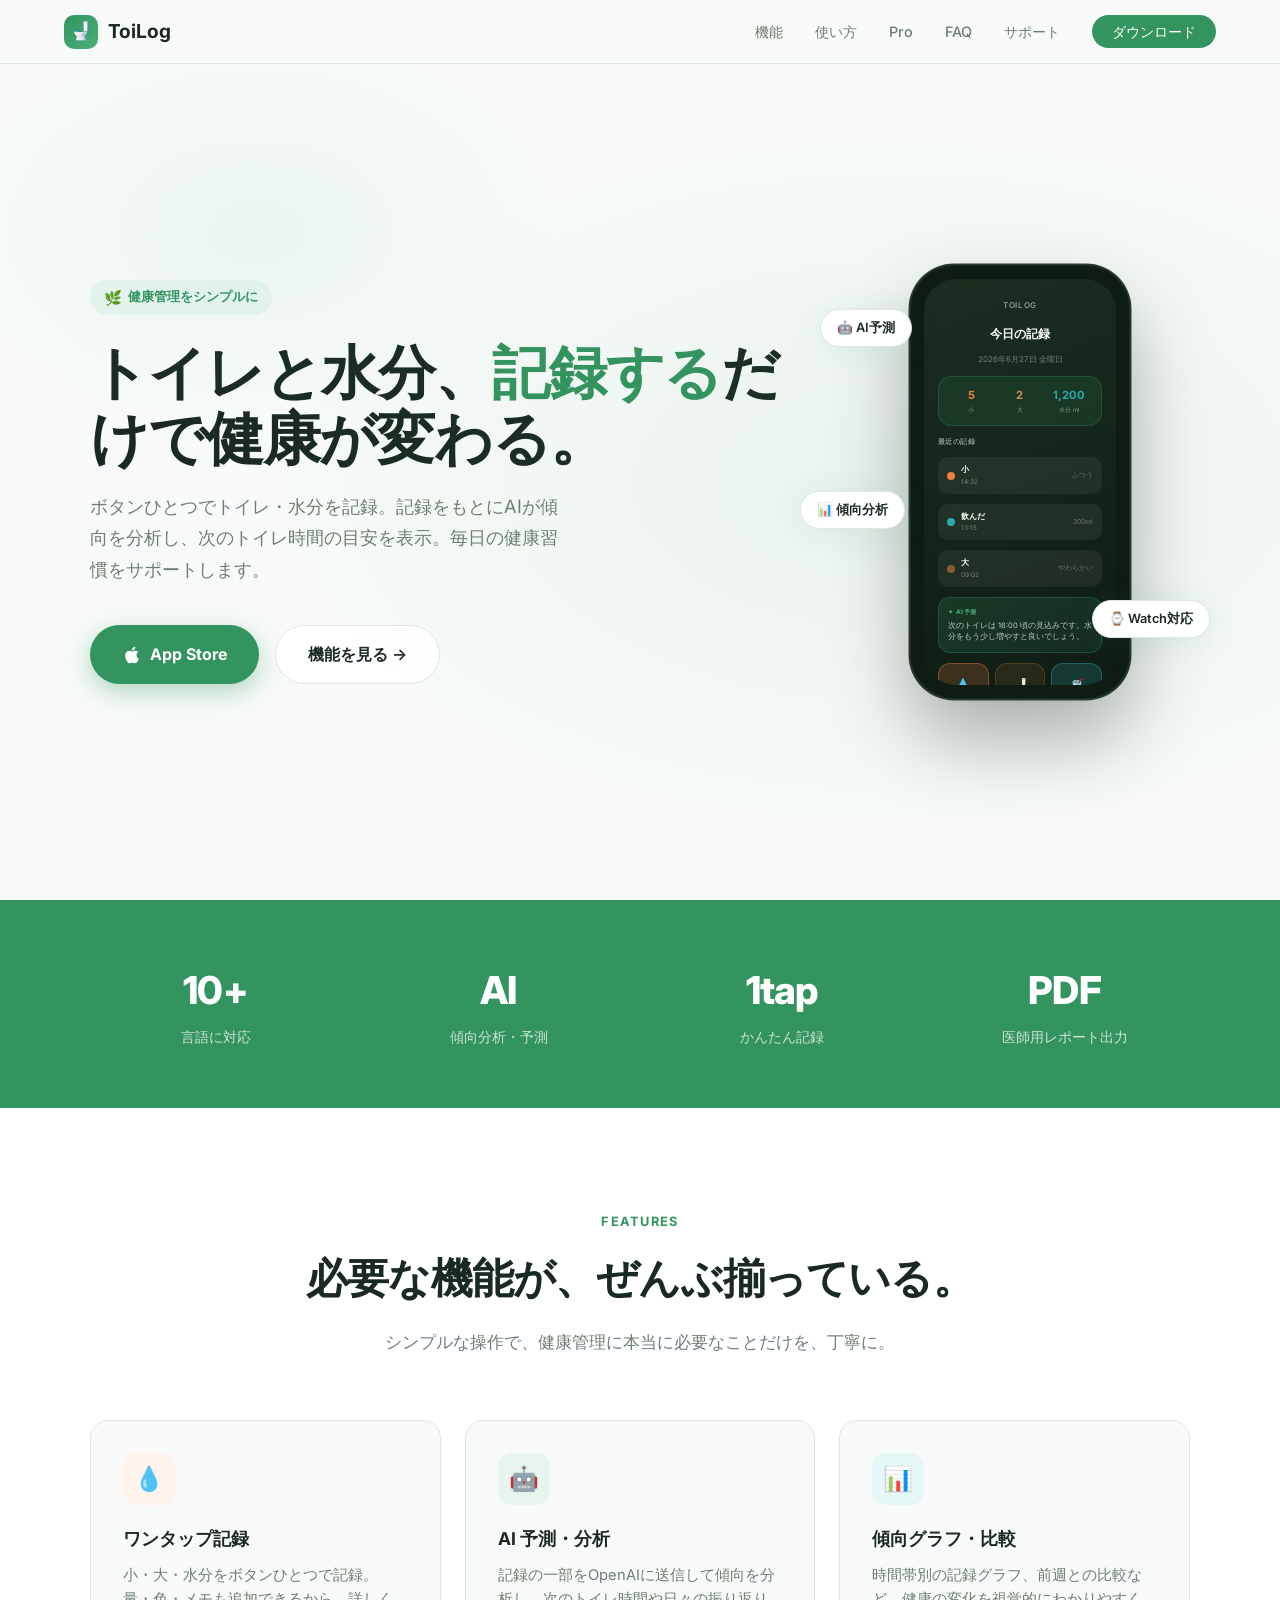
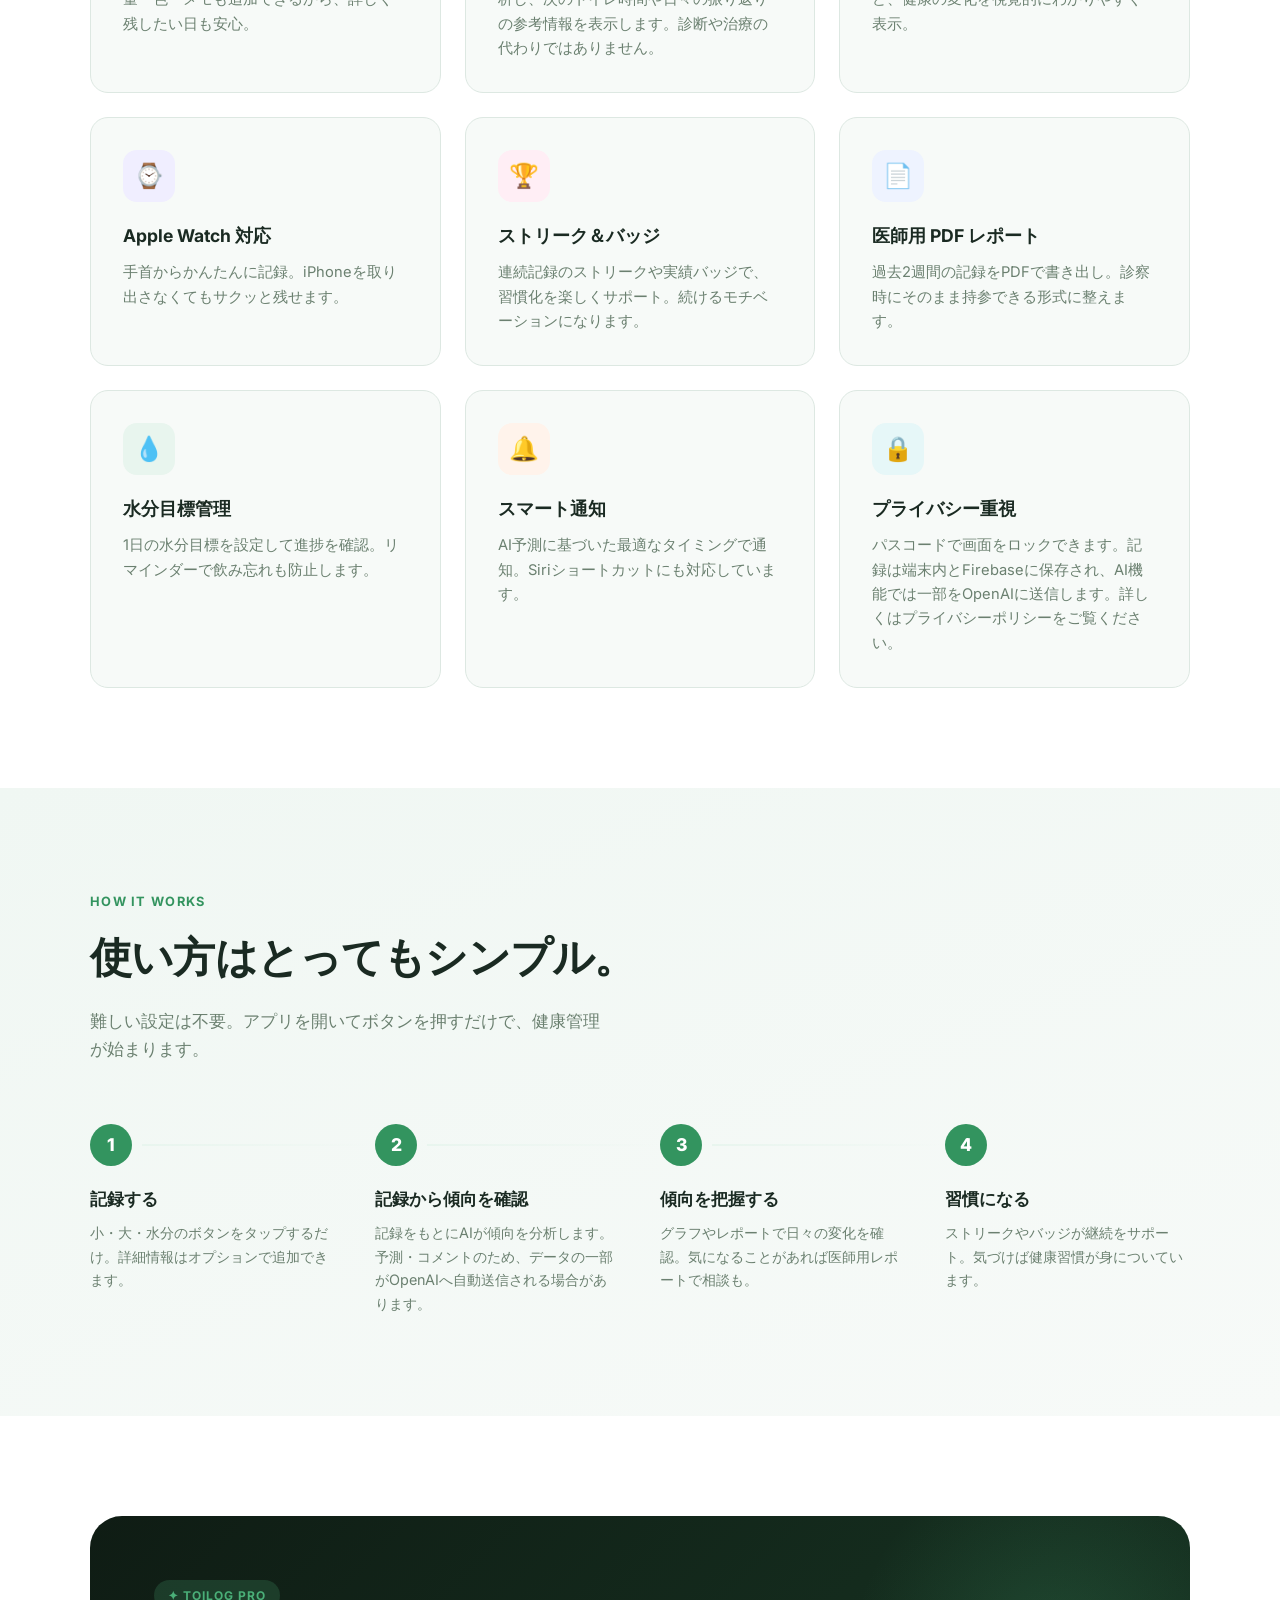
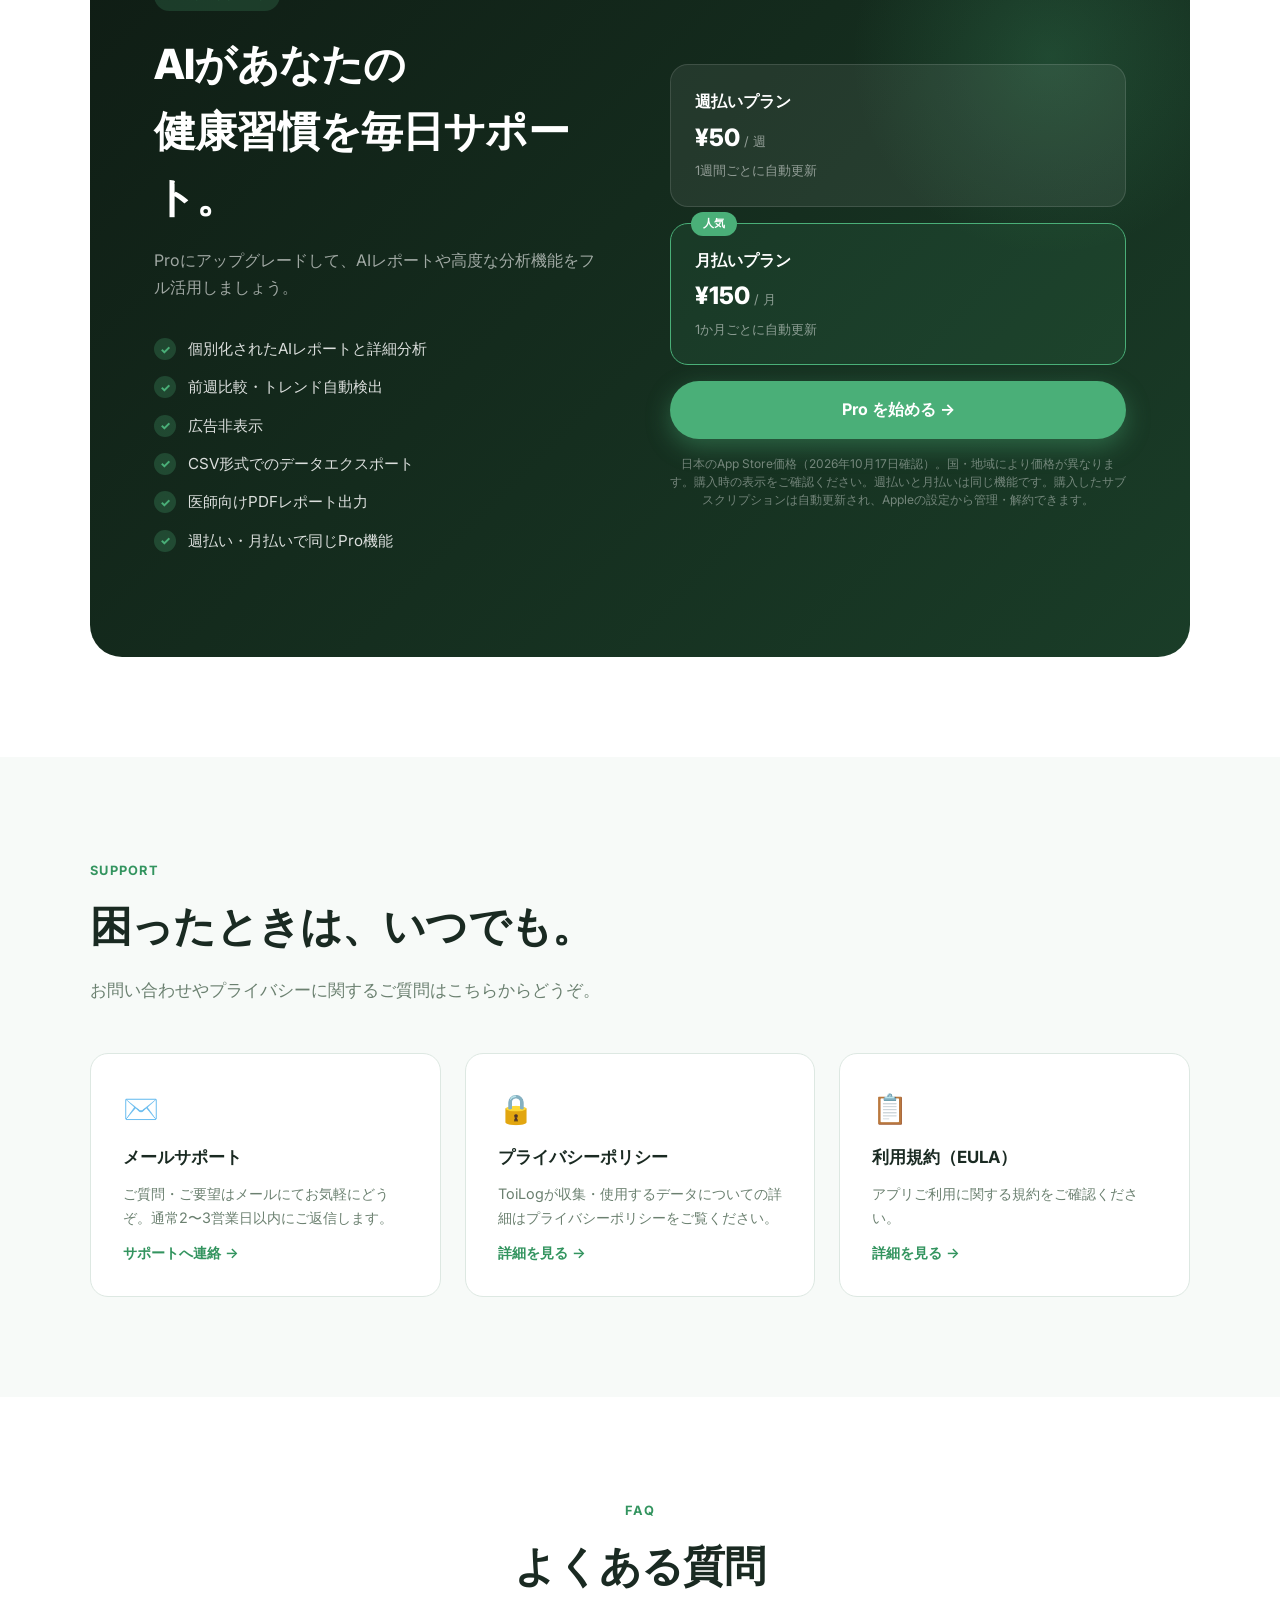
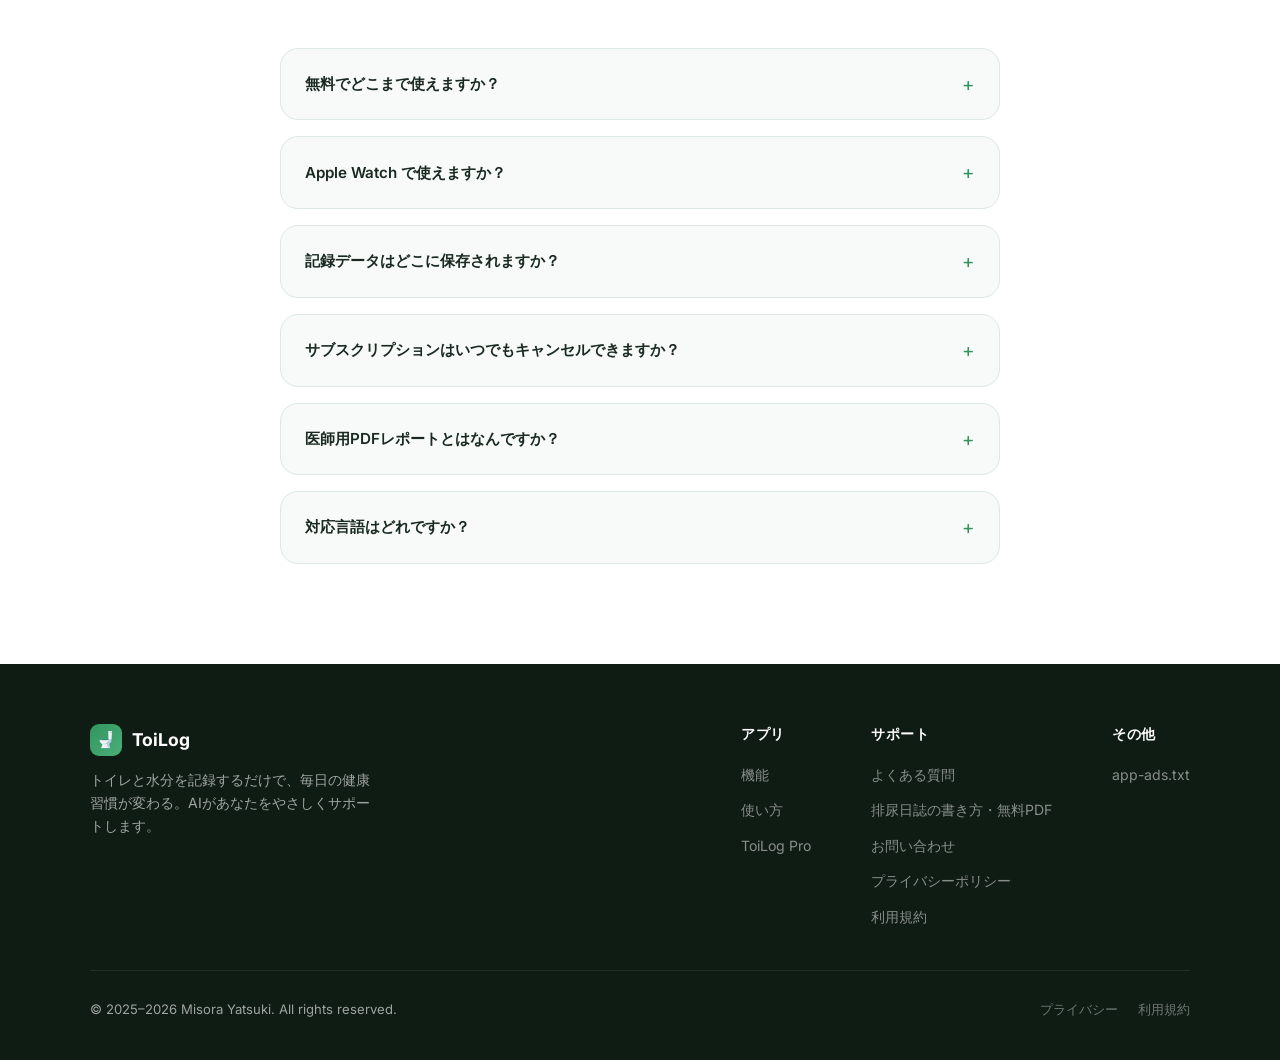
<file: index.html>
<!DOCTYPE html>
<html lang="ja">
<head>
  <meta charset="UTF-8">
  <meta name="viewport" content="width=device-width, initial-scale=1.0">
  <title>ToiLog - トイレ記録＆AI健康分析</title>
  <meta name="description" content="ボタンひとつでトイレ・水分を記録。AIがあなたの健康習慣を毎日サポート。">
  <meta property="og:title" content="ToiLog - トイレ記録＆AI健康分析">
  <meta property="og:description" content="ボタンひとつでトイレ・水分を記録。AIがあなたの健康習慣を毎日サポート。">
  <meta property="og:type" content="website">
  <link rel="preconnect" href="https://fonts.googleapis.com">
  <link rel="preconnect" href="https://fonts.gstatic.com" crossorigin>
  <link href="https://fonts.googleapis.com/css2?family=Inter:wght@300;400;500;600;700;800&display=swap" rel="stylesheet">
  <style>
    *, *::before, *::after { box-sizing: border-box; margin: 0; padding: 0; }

    :root {
      --green:      #33945f;
      --green-light:#e8f5ee;
      --green-mid:  #4aaf78;
      --orange:     #f07f3c;
      --brown:      #8c5c2e;
      --teal:       #2ba8ad;
      --bg:         #f7faf8;
      --surface:    #ffffff;
      --text:       #1a2a22;
      --muted:      #6b8070;
      --border:     #dde8e2;
      --radius:     18px;
      --shadow:     0 4px 32px rgba(51,148,95,.10);
    }

    html { scroll-behavior: smooth; }

    body {
      font-family: 'Inter', -apple-system, sans-serif;
      background: var(--bg);
      color: var(--text);
      line-height: 1.6;
      -webkit-font-smoothing: antialiased;
    }

    /* ── NAV ───────────────────────────────────────── */
    nav {
      position: sticky; top: 0; z-index: 100;
      background: rgba(247,250,248,.85);
      backdrop-filter: blur(16px);
      -webkit-backdrop-filter: blur(16px);
      border-bottom: 1px solid var(--border);
      padding: 0 5vw;
      display: flex; align-items: center; justify-content: space-between;
      height: 64px;
    }
    .nav-logo {
      display: flex; align-items: center; gap: 10px;
      font-weight: 700; font-size: 1.2rem; color: var(--text);
      text-decoration: none;
    }
    .nav-logo-icon {
      width: 34px; height: 34px; border-radius: 10px;
      background: linear-gradient(135deg, var(--green), var(--green-mid));
      display: flex; align-items: center; justify-content: center;
      font-size: 1.1rem;
    }
    .nav-links {
      display: flex; gap: 32px; list-style: none;
    }
    .nav-links a {
      color: var(--muted); text-decoration: none; font-size: .9rem; font-weight: 500;
      transition: color .2s;
    }
    .nav-links a:hover { color: var(--green); }
    .nav-cta {
      background: var(--green);
      color: #fff !important;
      padding: 8px 20px;
      border-radius: 100px;
    }
    .nav-cta:hover { background: var(--green-mid); color: #fff !important; }

    /* ── HERO ──────────────────────────────────────── */
    .hero {
      min-height: calc(100vh - 64px);
      display: flex; align-items: center;
      padding: 80px 5vw;
      position: relative; overflow: hidden;
    }
    .hero::before {
      content: '';
      position: absolute; inset: 0;
      background:
        radial-gradient(ellipse 70% 60% at 70% 50%, rgba(51,148,95,.07) 0%, transparent 70%),
        radial-gradient(ellipse 40% 40% at 20% 20%, rgba(43,168,173,.06) 0%, transparent 60%);
      pointer-events: none;
    }
    .hero-inner {
      max-width: 1100px; margin: 0 auto; width: 100%;
      display: flex; align-items: center; gap: 60px;
    }
    .hero-text { flex: 1; }
    .hero-badge {
      display: inline-flex; align-items: center; gap: 6px;
      background: var(--green-light); color: var(--green);
      padding: 6px 14px; border-radius: 100px;
      font-size: .8rem; font-weight: 600; margin-bottom: 24px;
    }
    .hero-badge span { font-size: .9rem; }
    h1 {
      font-size: clamp(2.4rem, 5vw, 3.6rem);
      font-weight: 800; line-height: 1.15; letter-spacing: -.02em;
      margin-bottom: 20px;
    }
    h1 em { font-style: normal; color: var(--green); }
    .hero-sub {
      font-size: 1.15rem; color: var(--muted); margin-bottom: 40px;
      max-width: 480px; line-height: 1.7;
    }
    .hero-actions { display: flex; gap: 16px; flex-wrap: wrap; }
    .btn-primary {
      display: inline-flex; align-items: center; gap: 8px;
      background: var(--green); color: #fff;
      padding: 16px 32px; border-radius: 100px;
      font-weight: 700; font-size: 1rem; text-decoration: none;
      box-shadow: 0 8px 24px rgba(51,148,95,.35);
      transition: transform .2s, box-shadow .2s;
    }
    .btn-primary:hover { transform: translateY(-2px); box-shadow: 0 12px 32px rgba(51,148,95,.4); }
    .btn-secondary {
      display: inline-flex; align-items: center; gap: 8px;
      background: var(--surface); color: var(--text);
      padding: 16px 32px; border-radius: 100px;
      font-weight: 600; font-size: 1rem; text-decoration: none;
      border: 1.5px solid var(--border);
      transition: border-color .2s, transform .2s;
    }
    .btn-secondary:hover { border-color: var(--green); transform: translateY(-2px); }

    .hero-visual { flex: 0 0 340px; }
    .phone-frame {
      width: 220px; margin: 0 auto;
      background: #0f1c14;
      border-radius: 44px;
      padding: 14px;
      box-shadow:
        0 0 0 1.5px #2a3d2e,
        0 40px 80px rgba(0,0,0,.30),
        inset 0 0 0 1px rgba(255,255,255,.05);
      position: relative;
    }
    .phone-screen {
      background: linear-gradient(160deg, #1a2e20 0%, #0f1c14 100%);
      border-radius: 32px;
      overflow: hidden;
      aspect-ratio: 9/19;
      display: flex; flex-direction: column;
      padding: 20px 14px 14px;
      gap: 10px;
    }
    .phone-header {
      color: rgba(255,255,255,.5); font-size: .5rem; font-weight: 600;
      text-align: center; letter-spacing: .08em; text-transform: uppercase;
    }
    .phone-title { color: #fff; font-size: .75rem; font-weight: 700; text-align: center; margin-top: 2px; }
    .phone-date { color: rgba(255,255,255,.4); font-size: .5rem; text-align: center; }
    .phone-summary {
      background: rgba(51,148,95,.15);
      border: 1px solid rgba(51,148,95,.3);
      border-radius: 14px;
      padding: 10px;
      display: grid; grid-template-columns: 1fr 1fr 1fr; gap: 4px;
    }
    .phone-stat { text-align: center; }
    .phone-stat-val { font-size: .7rem; font-weight: 700; }
    .phone-stat-lbl { font-size: .38rem; color: rgba(255,255,255,.5); }
    .stat-green { color: #4aaf78; }
    .stat-orange { color: #f07f3c; }
    .stat-teal { color: #2ba8ad; }
    .phone-log-title { color: rgba(255,255,255,.5); font-size: .45rem; font-weight: 600; letter-spacing: .06em; text-transform: uppercase; }
    .phone-log-item {
      background: rgba(255,255,255,.06);
      border-radius: 10px; padding: 7px 9px;
      display: flex; align-items: center; gap: 6px;
    }
    .phone-log-dot { width: 8px; height: 8px; border-radius: 50%; flex-shrink: 0; }
    .phone-log-text { flex: 1; }
    .phone-log-type { font-size: .48rem; color: #fff; font-weight: 600; }
    .phone-log-time { font-size: .4rem; color: rgba(255,255,255,.4); }
    .phone-log-right { font-size: .42rem; color: rgba(255,255,255,.35); }
    .phone-ai {
      background: linear-gradient(135deg, rgba(51,148,95,.2), rgba(74,175,120,.1));
      border: 1px solid rgba(51,148,95,.35);
      border-radius: 12px; padding: 9px;
    }
    .phone-ai-label { font-size: .4rem; color: #4aaf78; font-weight: 700; letter-spacing: .06em; text-transform: uppercase; margin-bottom: 3px; }
    .phone-ai-text { font-size: .47rem; color: rgba(255,255,255,.75); line-height: 1.5; }
    .phone-btns {
      display: grid; grid-template-columns: 1fr 1fr 1fr; gap: 6px; margin-top: auto;
    }
    .phone-btn {
      border-radius: 12px; padding: 10px 0;
      display: flex; flex-direction: column; align-items: center; gap: 3px;
    }
    .phone-btn-orange { background: rgba(240,127,60,.2); border: 1px solid rgba(240,127,60,.4); }
    .phone-btn-brown  { background: rgba(140, 92,46,.2); border: 1px solid rgba(140, 92,46,.4); }
    .phone-btn-teal   { background: rgba(43,168,173,.2); border: 1px solid rgba(43,168,173,.4); }
    .phone-btn-emoji  { font-size: .9rem; }
    .phone-btn-label  { font-size: .38rem; color: rgba(255,255,255,.7); font-weight: 600; }

    /* floating chips */
    .hero-visual { position: relative; }
    .chip {
      position: absolute;
      background: var(--surface);
      border: 1px solid var(--border);
      border-radius: 100px;
      padding: 8px 16px;
      display: flex; align-items: center; gap: 8px;
      font-size: .8rem; font-weight: 600;
      box-shadow: var(--shadow);
      white-space: nowrap;
      animation: float 4s ease-in-out infinite;
    }
    .chip-1 { top: 10%; left: -30px; animation-delay: 0s; }
    .chip-2 { top: 52%; left: -50px; animation-delay: 1.5s; }
    .chip-3 { bottom: 14%; right: -20px; animation-delay: .8s; }
    @keyframes float {
      0%, 100% { transform: translateY(0); }
      50%       { transform: translateY(-8px); }
    }

    /* ── SECTION COMMONS ───────────────────────────── */
    section { padding: 100px 5vw; }
    .section-inner { max-width: 1100px; margin: 0 auto; }
    .section-eyebrow {
      display: inline-block;
      color: var(--green); font-size: .8rem; font-weight: 700;
      letter-spacing: .1em; text-transform: uppercase;
      margin-bottom: 12px;
    }
    h2 {
      font-size: clamp(1.8rem, 3.5vw, 2.6rem);
      font-weight: 800; letter-spacing: -.02em; margin-bottom: 16px;
    }
    .section-sub {
      color: var(--muted); font-size: 1.05rem; max-width: 520px; line-height: 1.7;
    }

    /* ── FEATURES ──────────────────────────────────── */
    #features { background: var(--surface); }
    .features-header { text-align: center; margin-bottom: 64px; }
    .features-header .section-sub { margin: 0 auto; }
    .features-grid {
      display: grid;
      grid-template-columns: repeat(auto-fit, minmax(300px, 1fr));
      gap: 24px;
    }
    .feature-card {
      background: var(--bg);
      border: 1px solid var(--border);
      border-radius: var(--radius);
      padding: 32px;
      transition: transform .2s, box-shadow .2s;
    }
    .feature-card:hover { transform: translateY(-4px); box-shadow: var(--shadow); }
    .feature-icon {
      width: 52px; height: 52px; border-radius: 14px;
      display: flex; align-items: center; justify-content: center;
      font-size: 1.5rem; margin-bottom: 20px;
    }
    .icon-green  { background: var(--green-light); }
    .icon-orange { background: #fff3eb; }
    .icon-teal   { background: #e6f7f8; }
    .icon-purple { background: #f0eeff; }
    .icon-pink   { background: #ffeef5; }
    .icon-blue   { background: #eef3ff; }
    .feature-card h3 { font-size: 1.1rem; font-weight: 700; margin-bottom: 10px; }
    .feature-card p  { color: var(--muted); font-size: .92rem; line-height: 1.65; }

    /* ── HOW IT WORKS ──────────────────────────────── */
    #how {
      background: linear-gradient(160deg, #f0f7f3 0%, var(--bg) 100%);
    }
    .steps {
      display: grid;
      grid-template-columns: repeat(auto-fit, minmax(220px, 1fr));
      gap: 40px;
      margin-top: 60px;
    }
    .step { position: relative; }
    .step-num {
      width: 42px; height: 42px; border-radius: 50%;
      background: var(--green); color: #fff;
      display: flex; align-items: center; justify-content: center;
      font-weight: 800; font-size: 1.1rem; margin-bottom: 20px;
    }
    .step h3 { font-size: 1.05rem; font-weight: 700; margin-bottom: 8px; }
    .step p  { color: var(--muted); font-size: .9rem; line-height: 1.65; }
    .step-connector {
      position: absolute; top: 20px; left: 52px;
      width: calc(100% - 12px);
      height: 2px;
      background: linear-gradient(to right, var(--green-light), transparent);
    }

    /* ── PRO ───────────────────────────────────────── */
    #pro { background: var(--surface); }
    .pro-inner {
      background: linear-gradient(135deg, #0f1c14 0%, #1a3d28 100%);
      border-radius: 32px;
      padding: 64px;
      color: #fff;
      position: relative; overflow: hidden;
    }
    .pro-inner::before {
      content: '';
      position: absolute; top: -60px; right: -60px;
      width: 400px; height: 400px; border-radius: 50%;
      background: radial-gradient(circle, rgba(74,175,120,.2) 0%, transparent 70%);
      pointer-events: none;
    }
    .pro-grid {
      display: grid; grid-template-columns: 1fr 1fr; gap: 60px; align-items: center;
    }
    .pro-eyebrow {
      display: inline-flex; align-items: center; gap: 6px;
      background: rgba(74,175,120,.2); color: #4aaf78;
      padding: 6px 14px; border-radius: 100px;
      font-size: .75rem; font-weight: 700; letter-spacing: .08em; text-transform: uppercase;
      margin-bottom: 20px;
    }
    .pro-inner h2 { color: #fff; margin-bottom: 16px; }
    .pro-sub { color: rgba(255,255,255,.6); font-size: 1rem; line-height: 1.7; margin-bottom: 36px; }
    .pro-features { list-style: none; display: flex; flex-direction: column; gap: 14px; margin-bottom: 40px; }
    .pro-features li {
      display: flex; align-items: flex-start; gap: 12px;
      font-size: .95rem; color: rgba(255,255,255,.85);
    }
    .pro-features li::before {
      content: '✓';
      width: 22px; height: 22px; border-radius: 50%;
      background: rgba(74,175,120,.25); color: #4aaf78;
      display: flex; align-items: center; justify-content: center;
      font-size: .75rem; font-weight: 800; flex-shrink: 0; margin-top: 1px;
    }
    .pro-cards { display: flex; flex-direction: column; gap: 16px; }
    .plan-card {
      background: rgba(255,255,255,.07);
      border: 1px solid rgba(255,255,255,.12);
      border-radius: 18px; padding: 24px;
      position: relative; cursor: pointer;
      transition: border-color .2s;
    }
    .plan-card.popular {
      border-color: #4aaf78;
      background: rgba(74,175,120,.1);
    }
    .plan-badge {
      position: absolute; top: -12px; left: 20px;
      background: #4aaf78; color: #fff;
      padding: 3px 12px; border-radius: 100px;
      font-size: .7rem; font-weight: 700;
    }
    .plan-name { font-weight: 700; font-size: 1rem; color: #fff; margin-bottom: 4px; }
    .plan-price { font-size: 1.5rem; font-weight: 800; color: #fff; }
    .plan-price span { font-size: .8rem; font-weight: 400; color: rgba(255,255,255,.5); }
    .plan-desc { font-size: .8rem; color: rgba(255,255,255,.5); margin-top: 4px; }
    .btn-pro {
      display: inline-flex; align-items: center; justify-content: center; gap: 8px;
      background: #4aaf78; color: #fff;
      padding: 16px 36px; border-radius: 100px;
      font-weight: 700; font-size: 1rem; text-decoration: none;
      width: 100%; text-align: center;
      box-shadow: 0 8px 24px rgba(74,175,120,.4);
      transition: transform .2s, box-shadow .2s;
    }
    .btn-pro:hover { transform: translateY(-2px); box-shadow: 0 12px 32px rgba(74,175,120,.5); }

    /* ── STATS ─────────────────────────────────────── */
    #stats { background: var(--green); padding: 60px 5vw; }
    .stats-inner {
      max-width: 1100px; margin: 0 auto;
      display: grid; grid-template-columns: repeat(auto-fit, minmax(180px, 1fr));
      gap: 32px; text-align: center;
    }
    .stat-item {}
    .stat-val { font-size: 2.4rem; font-weight: 800; color: #fff; letter-spacing: -.02em; }
    .stat-label { font-size: .9rem; color: rgba(255,255,255,.75); margin-top: 4px; }

    /* ── SUPPORT ───────────────────────────────────── */
    #support { background: var(--bg); }
    .support-grid {
      display: grid; grid-template-columns: repeat(auto-fit, minmax(280px, 1fr));
      gap: 24px; margin-top: 48px;
    }
    .support-card {
      background: var(--surface); border: 1px solid var(--border);
      border-radius: var(--radius); padding: 32px;
      text-decoration: none; color: inherit;
      transition: transform .2s, box-shadow .2s, border-color .2s;
      display: flex; flex-direction: column; gap: 12px;
    }
    .support-card:hover { transform: translateY(-4px); box-shadow: var(--shadow); border-color: var(--green); }
    .support-icon { font-size: 1.8rem; }
    .support-card h3 { font-size: 1.05rem; font-weight: 700; }
    .support-card p  { color: var(--muted); font-size: .9rem; line-height: 1.6; }
    .support-arrow  { color: var(--green); font-size: .9rem; font-weight: 600; margin-top: auto; }

    /* ── FAQ ───────────────────────────────────────── */
    #faq { background: var(--surface); }
    .faq-list { margin-top: 48px; display: flex; flex-direction: column; gap: 16px; max-width: 720px; margin-left: auto; margin-right: auto; }
    details {
      background: var(--bg); border: 1px solid var(--border);
      border-radius: var(--radius); overflow: hidden;
    }
    summary {
      padding: 20px 24px;
      font-weight: 600; font-size: .95rem; cursor: pointer;
      list-style: none; display: flex; justify-content: space-between; align-items: center;
      user-select: none;
    }
    summary::-webkit-details-marker { display: none; }
    summary::after { content: '+'; color: var(--green); font-size: 1.2rem; font-weight: 400; flex-shrink: 0; }
    details[open] summary::after { content: '−'; }
    .faq-answer { padding: 0 24px 20px; color: var(--muted); font-size: .92rem; line-height: 1.7; }

    /* ── FOOTER ────────────────────────────────────── */
    footer {
      background: #0f1c14; color: rgba(255,255,255,.6);
      padding: 60px 5vw 40px;
    }
    .footer-inner {
      max-width: 1100px; margin: 0 auto;
    }
    .footer-top {
      display: flex; justify-content: space-between; align-items: flex-start;
      gap: 40px; flex-wrap: wrap;
      padding-bottom: 40px;
      border-bottom: 1px solid rgba(255,255,255,.08);
    }
    .footer-brand { max-width: 280px; }
    .footer-logo {
      display: flex; align-items: center; gap: 10px;
      font-weight: 700; font-size: 1.1rem; color: #fff;
      margin-bottom: 12px; text-decoration: none;
    }
    .footer-logo-icon {
      width: 32px; height: 32px; border-radius: 9px;
      background: linear-gradient(135deg, var(--green), var(--green-mid));
      display: flex; align-items: center; justify-content: center;
      font-size: 1rem;
    }
    .footer-brand p { font-size: .88rem; line-height: 1.65; }
    .footer-links { display: flex; gap: 60px; flex-wrap: wrap; }
    .footer-col h4 { color: #fff; font-size: .85rem; font-weight: 700; margin-bottom: 16px; letter-spacing: .04em; }
    .footer-col ul { list-style: none; display: flex; flex-direction: column; gap: 10px; }
    .footer-col a { color: rgba(255,255,255,.5); text-decoration: none; font-size: .88rem; transition: color .2s; }
    .footer-col a:hover { color: #4aaf78; }
    .footer-bottom {
      display: flex; justify-content: space-between; align-items: center;
      flex-wrap: wrap; gap: 16px;
      padding-top: 28px;
      font-size: .82rem;
    }
    .footer-bottom a { color: rgba(255,255,255,.4); text-decoration: none; }
    .footer-bottom a:hover { color: rgba(255,255,255,.7); }

    /* ── RESPONSIVE ────────────────────────────────── */
    @media (max-width: 768px) {
      .hero-inner { flex-direction: column; text-align: center; }
      .hero-sub { margin-left: auto; margin-right: auto; }
      .hero-actions { justify-content: center; }
      .hero-visual { order: -1; }
      .chip-1, .chip-2, .chip-3 { display: none; }
      .pro-grid { grid-template-columns: 1fr; }
      .pro-inner { padding: 40px 24px; }
      nav .nav-links { display: none; }
      .step-connector { display: none; }
    }
  </style>
</head>
<body>

<!-- NAV -->
<nav>
  <a href="#" class="nav-logo">
    <div class="nav-logo-icon">🚽</div>
    ToiLog
  </a>
  <ul class="nav-links">
    <li><a href="#features">機能</a></li>
    <li><a href="#how">使い方</a></li>
    <li><a href="#pro">Pro</a></li>
    <li><a href="#faq">FAQ</a></li>
    <li><a href="#support">サポート</a></li>
    <li><a href="https://apps.apple.com/jp/app/toilog-%E3%83%88%E3%82%A4%E3%83%AC%E8%A8%98%E9%8C%B2-ai%E5%81%A5%E5%BA%B7%E5%88%86%E6%9E%90/id6755875890" class="nav-cta" target="_blank" rel="noopener">ダウンロード</a></li>
  </ul>
</nav>

<!-- HERO -->
<section class="hero">
  <div class="hero-inner">
    <div class="hero-text">
      <div class="hero-badge"><span>🌿</span> 健康管理をシンプルに</div>
      <h1>トイレと水分、<em>記録する</em>だけで健康が変わる。</h1>
      <p class="hero-sub">ボタンひとつでトイレ・水分を記録。記録をもとにAIが傾向を分析し、次のトイレ時間の目安を表示。毎日の健康習慣をサポートします。</p>
      <div class="hero-actions">
        <a href="https://apps.apple.com/jp/app/toilog-%E3%83%88%E3%82%A4%E3%83%AC%E8%A8%98%E9%8C%B2-ai%E5%81%A5%E5%BA%B7%E5%88%86%E6%9E%90/id6755875890" class="btn-primary" target="_blank" rel="noopener">
          <svg width="20" height="20" viewBox="0 0 24 24" fill="currentColor"><path d="M18.71 19.5c-.83 1.24-1.71 2.45-3.05 2.47-1.34.03-1.77-.79-3.29-.79-1.53 0-2 .77-3.27.82-1.31.05-2.3-1.32-3.14-2.53C4.25 17 2.94 12.45 4.7 9.39c.87-1.52 2.43-2.48 4.12-2.51 1.28-.02 2.5.87 3.29.87.78 0 2.26-1.07 3.8-.91.65.03 2.47.26 3.64 1.98-.09.06-2.17 1.28-2.15 3.81.03 3.02 2.65 4.03 2.68 4.04-.03.07-.42 1.44-1.38 2.83M13 3.5c.73-.83 1.94-1.46 2.94-1.5.13 1.17-.34 2.35-1.04 3.19-.69.85-1.83 1.51-2.95 1.42-.15-1.15.41-2.35 1.05-3.11z"/></svg>
          App Store
        </a>
        <a href="#features" class="btn-secondary">機能を見る →</a>
      </div>
    </div>
    <div class="hero-visual">
      <!-- Phone mockup -->
      <div class="phone-frame">
        <div class="phone-screen">
          <div class="phone-header">ToiLog</div>
          <div class="phone-title">今日の記録</div>
          <div class="phone-date">2026年6月27日 金曜日</div>

          <div class="phone-summary">
            <div class="phone-stat">
              <div class="phone-stat-val stat-orange">5</div>
              <div class="phone-stat-lbl">小</div>
            </div>
            <div class="phone-stat">
              <div class="phone-stat-val stat-brown" style="color:#c8905a">2</div>
              <div class="phone-stat-lbl">大</div>
            </div>
            <div class="phone-stat">
              <div class="phone-stat-val stat-teal">1,200</div>
              <div class="phone-stat-lbl">水分 ml</div>
            </div>
          </div>

          <div class="phone-log-title">最近の記録</div>
          <div class="phone-log-item">
            <div class="phone-log-dot" style="background:#f07f3c"></div>
            <div class="phone-log-text">
              <div class="phone-log-type">小</div>
              <div class="phone-log-time">14:32</div>
            </div>
            <div class="phone-log-right">ふつう</div>
          </div>
          <div class="phone-log-item">
            <div class="phone-log-dot" style="background:#2ba8ad"></div>
            <div class="phone-log-text">
              <div class="phone-log-type">飲んだ</div>
              <div class="phone-log-time">13:15</div>
            </div>
            <div class="phone-log-right">300ml</div>
          </div>
          <div class="phone-log-item">
            <div class="phone-log-dot" style="background:#8c5c2e"></div>
            <div class="phone-log-text">
              <div class="phone-log-type">大</div>
              <div class="phone-log-time">09:02</div>
            </div>
            <div class="phone-log-right">やわらかい</div>
          </div>

          <div class="phone-ai">
            <div class="phone-ai-label">✦ AI予測</div>
            <div class="phone-ai-text">次のトイレは 16:00 頃の見込みです。水分をもう少し増やすと良いでしょう。</div>
          </div>

          <div class="phone-btns">
            <div class="phone-btn phone-btn-orange">
              <span class="phone-btn-emoji">💧</span>
              <span class="phone-btn-label">小</span>
            </div>
            <div class="phone-btn phone-btn-brown">
              <span class="phone-btn-emoji">🚽</span>
              <span class="phone-btn-label">大</span>
            </div>
            <div class="phone-btn phone-btn-teal">
              <span class="phone-btn-emoji">🥤</span>
              <span class="phone-btn-label">飲んだ</span>
            </div>
          </div>
        </div>
      </div>

      <!-- floating chips -->
      <div class="chip chip-1">🤖 AI予測</div>
      <div class="chip chip-2">📊 傾向分析</div>
      <div class="chip chip-3">⌚ Watch対応</div>
    </div>
  </div>
</section>

<!-- STATS -->
<section id="stats">
  <div class="stats-inner">
    <div class="stat-item">
      <div class="stat-val">10+</div>
      <div class="stat-label">言語に対応</div>
    </div>
    <div class="stat-item">
      <div class="stat-val">AI</div>
      <div class="stat-label">傾向分析・予測</div>
    </div>
    <div class="stat-item">
      <div class="stat-val">1tap</div>
      <div class="stat-label">かんたん記録</div>
    </div>
    <div class="stat-item">
      <div class="stat-val">PDF</div>
      <div class="stat-label">医師用レポート出力</div>
    </div>
  </div>
</section>

<!-- FEATURES -->
<section id="features">
  <div class="section-inner">
    <div class="features-header">
      <div class="section-eyebrow">Features</div>
      <h2>必要な機能が、ぜんぶ揃っている。</h2>
      <p class="section-sub">シンプルな操作で、健康管理に本当に必要なことだけを、丁寧に。</p>
    </div>
    <div class="features-grid">
      <div class="feature-card">
        <div class="feature-icon icon-orange">💧</div>
        <h3>ワンタップ記録</h3>
        <p>小・大・水分をボタンひとつで記録。量・色・メモも追加できるから、詳しく残したい日も安心。</p>
      </div>
      <div class="feature-card">
        <div class="feature-icon icon-green">🤖</div>
        <h3>AI 予測・分析</h3>
        <p>記録の一部をOpenAIに送信して傾向を分析し、次のトイレ時間や日々の振り返りの参考情報を表示します。診断や治療の代わりではありません。</p>
      </div>
      <div class="feature-card">
        <div class="feature-icon icon-teal">📊</div>
        <h3>傾向グラフ・比較</h3>
        <p>時間帯別の記録グラフ、前週との比較など、健康の変化を視覚的にわかりやすく表示。</p>
      </div>
      <div class="feature-card">
        <div class="feature-icon icon-purple">⌚</div>
        <h3>Apple Watch 対応</h3>
        <p>手首からかんたんに記録。iPhoneを取り出さなくてもサクッと残せます。</p>
      </div>
      <div class="feature-card">
        <div class="feature-icon icon-pink">🏆</div>
        <h3>ストリーク＆バッジ</h3>
        <p>連続記録のストリークや実績バッジで、習慣化を楽しくサポート。続けるモチベーションになります。</p>
      </div>
      <div class="feature-card">
        <div class="feature-icon icon-blue">📄</div>
        <h3>医師用 PDF レポート</h3>
        <p>過去2週間の記録をPDFで書き出し。診察時にそのまま持参できる形式に整えます。</p>
      </div>
      <div class="feature-card">
        <div class="feature-icon icon-green">💧</div>
        <h3>水分目標管理</h3>
        <p>1日の水分目標を設定して進捗を確認。リマインダーで飲み忘れも防止します。</p>
      </div>
      <div class="feature-card">
        <div class="feature-icon icon-orange">🔔</div>
        <h3>スマート通知</h3>
        <p>AI予測に基づいた最適なタイミングで通知。Siriショートカットにも対応しています。</p>
      </div>
      <div class="feature-card">
        <div class="feature-icon icon-teal">🔒</div>
        <h3>プライバシー重視</h3>
        <p>パスコードで画面をロックできます。記録は端末内とFirebaseに保存され、AI機能では一部をOpenAIに送信します。詳しくはプライバシーポリシーをご覧ください。</p>
      </div>
    </div>
  </div>
</section>

<!-- HOW IT WORKS -->
<section id="how">
  <div class="section-inner">
    <div class="section-eyebrow">How it works</div>
    <h2>使い方はとってもシンプル。</h2>
    <p class="section-sub">難しい設定は不要。アプリを開いてボタンを押すだけで、健康管理が始まります。</p>
    <div class="steps">
      <div class="step">
        <div class="step-num">1</div>
        <div class="step-connector"></div>
        <h3>記録する</h3>
        <p>小・大・水分のボタンをタップするだけ。詳細情報はオプションで追加できます。</p>
      </div>
      <div class="step">
        <div class="step-num">2</div>
        <div class="step-connector"></div>
        <h3>記録から傾向を確認</h3>
        <p>記録をもとにAIが傾向を分析します。予測・コメントのため、データの一部がOpenAIへ自動送信される場合があります。</p>
      </div>
      <div class="step">
        <div class="step-num">3</div>
        <div class="step-connector"></div>
        <h3>傾向を把握する</h3>
        <p>グラフやレポートで日々の変化を確認。気になることがあれば医師用レポートで相談も。</p>
      </div>
      <div class="step">
        <div class="step-num">4</div>
        <h3>習慣になる</h3>
        <p>ストリークやバッジが継続をサポート。気づけば健康習慣が身についています。</p>
      </div>
    </div>
  </div>
</section>

<!-- PRO -->
<section id="pro">
  <div class="section-inner">
    <div class="pro-inner">
      <div class="pro-grid">
        <div>
          <div class="pro-eyebrow">✦ ToiLog Pro</div>
          <h2>AIがあなたの<br>健康習慣を毎日サポート。</h2>
          <p class="pro-sub">Proにアップグレードして、AIレポートや高度な分析機能をフル活用しましょう。</p>
          <ul class="pro-features">
            <li>個別化されたAIレポートと詳細分析</li>
            <li>前週比較・トレンド自動検出</li>
            <li>広告非表示</li>
            <li>CSV形式でのデータエクスポート</li>
            <li>医師向けPDFレポート出力</li>
            <li>週払い・月払いで同じPro機能</li>
          </ul>
        </div>
        <div>
          <div class="pro-cards">
            <div class="plan-card">
              <div class="plan-name">週払いプラン</div>
              <div class="plan-price">¥50<span> / 週</span></div>
              <div class="plan-desc">1週間ごとに自動更新</div>
            </div>
            <div class="plan-card popular">
              <div class="plan-badge">人気</div>
              <div class="plan-name">月払いプラン</div>
              <div class="plan-price">¥150<span> / 月</span></div>
              <div class="plan-desc">1か月ごとに自動更新</div>
            </div>
            <a href="https://apps.apple.com/jp/app/toilog-%E3%83%88%E3%82%A4%E3%83%AC%E8%A8%98%E9%8C%B2-ai%E5%81%A5%E5%BA%B7%E5%88%86%E6%9E%90/id6755875890" class="btn-pro" target="_blank" rel="noopener">Pro を始める →</a>
            <p style="color:rgba(255,255,255,.4);font-size:.75rem;text-align:center;line-height:1.5">
              日本のApp Store価格（2026年10月17日確認）。国・地域により価格が異なります。購入時の表示をご確認ください。週払いと月払いは同じ機能です。購入したサブスクリプションは自動更新され、Appleの設定から管理・解約できます。
            </p>
          </div>
        </div>
      </div>
    </div>
  </div>
</section>

<!-- SUPPORT -->
<section id="support">
  <div class="section-inner">
    <div class="section-eyebrow">Support</div>
    <h2>困ったときは、いつでも。</h2>
    <p class="section-sub">お問い合わせやプライバシーに関するご質問はこちらからどうぞ。</p>
    <div class="support-grid">
      <a href="mailto:goodmisogoodmiso@gmail.com" class="support-card">
        <div class="support-icon">✉️</div>
        <h3>メールサポート</h3>
        <p>ご質問・ご要望はメールにてお気軽にどうぞ。通常2〜3営業日以内にご返信します。</p>
        <div class="support-arrow">サポートへ連絡 →</div>
      </a>
      <a href="privacy.html" class="support-card">
        <div class="support-icon">🔒</div>
        <h3>プライバシーポリシー</h3>
        <p>ToiLogが収集・使用するデータについての詳細はプライバシーポリシーをご覧ください。</p>
        <div class="support-arrow">詳細を見る →</div>
      </a>
      <a href="terms.html" class="support-card">
        <div class="support-icon">📋</div>
        <h3>利用規約（EULA）</h3>
        <p>アプリご利用に関する規約をご確認ください。</p>
        <div class="support-arrow">詳細を見る →</div>
      </a>
    </div>
  </div>
</section>

<!-- FAQ -->
<section id="faq">
  <div class="section-inner">
    <div style="text-align:center; margin-bottom:0">
      <div class="section-eyebrow">FAQ</div>
      <h2>よくある質問</h2>
    </div>
    <div class="faq-list">
      <details>
        <summary>無料でどこまで使えますか？</summary>
        <div class="faq-answer">【無料で使える機能】小・大・水分の記録、履歴の確認、基本的なグラフ、Apple Watchからの記録。無料版には広告が表示されます。 【ToiLog Pro】広告非表示、個別化されたAIレポート・詳細分析、CSVエクスポート、PDFレポート出力。週払いと月払いで利用できるPro機能は同じです。 初回の7日間Pro体験は、購入操作をしない限り自動課金されません。</div>
      </details>
      <details>
        <summary>Apple Watch で使えますか？</summary>
        <div class="faq-answer">はい。Apple Watchからの記録は無料で利用できます。対応するiPhoneとの連携が必要です。</div>
      </details>
      <details>
        <summary>記録データはどこに保存されますか？</summary>
        <div class="faq-answer">記録は端末内とFirebaseに保存され、利用可能な場合はiCloudでも同期されます。 無料・Proのどちらも対象です。AI予測・コメント等では、記録や健康プロフィール等をOpenAIに送信します。自動送信される場合があります。 <a href="privacy.html">データの取り扱いを確認</a></div>
      </details>
      <details>
        <summary>サブスクリプションはいつでもキャンセルできますか？</summary>
        <div class="faq-answer">はい、いつでもキャンセル可能です。各期間終了の24時間前までにキャンセルすることで、次の期間の自動更新が停止されます。キャンセルはApp Storeのサブスクリプション設定から行えます。</div>
      </details>
      <details>
        <summary>医師用PDFレポートとはなんですか？</summary>
        <div class="faq-answer">過去2週間のトイレ・水分記録をPDF形式で出力できる機能です。日別集計や詳細記録が整理されたフォーマットで、医師への相談や診察時に活用いただけます。※医学的診断の根拠とするものではありません。</div>
      </details>
      <details>
        <summary>対応言語はどれですか？</summary>
        <div class="faq-answer">日本語・英語・ドイツ語・スペイン語・フランス語・イタリア語・韓国語・ポルトガル語（ブラジル）・中国語（簡体字・繁体字）など10言語以上に対応しています。</div>
      </details>
    </div>
  </div>
</section>

<!-- FOOTER -->
<footer>
  <div class="footer-inner">
    <div class="footer-top">
      <div class="footer-brand">
        <a href="#" class="footer-logo">
          <div class="footer-logo-icon">🚽</div>
          ToiLog
        </a>
        <p>トイレと水分を記録するだけで、毎日の健康習慣が変わる。AIがあなたをやさしくサポートします。</p>
      </div>
      <div class="footer-links">
        <div class="footer-col">
          <h4>アプリ</h4>
          <ul>
            <li><a href="#features">機能</a></li>
            <li><a href="#how">使い方</a></li>
            <li><a href="#pro">ToiLog Pro</a></li>
          </ul>
        </div>
        <div class="footer-col">
          <h4>サポート</h4>
          <ul>
            <li><a href="#faq">よくある質問</a></li>
            <li><a href="bladder-diary/">排尿日誌の書き方・無料PDF</a></li>
            <li><a href="mailto:goodmisogoodmiso@gmail.com">お問い合わせ</a></li>
            <li><a href="privacy.html">プライバシーポリシー</a></li>
            <li><a href="terms.html">利用規約</a></li>
          </ul>
        </div>
        <div class="footer-col">
          <h4>その他</h4>
          <ul>
            <li><a href="app-ads.txt">app-ads.txt</a></li>
          </ul>
        </div>
      </div>
    </div>
    <div class="footer-bottom">
      <span>© 2025–2026 Misora Yatsuki. All rights reserved.</span>
      <div style="display:flex;gap:20px">
        <a href="privacy.html">プライバシー</a>
        <a href="terms.html">利用規約</a>
      </div>
    </div>
  </div>
</footer>

</body>
</html>
</file>
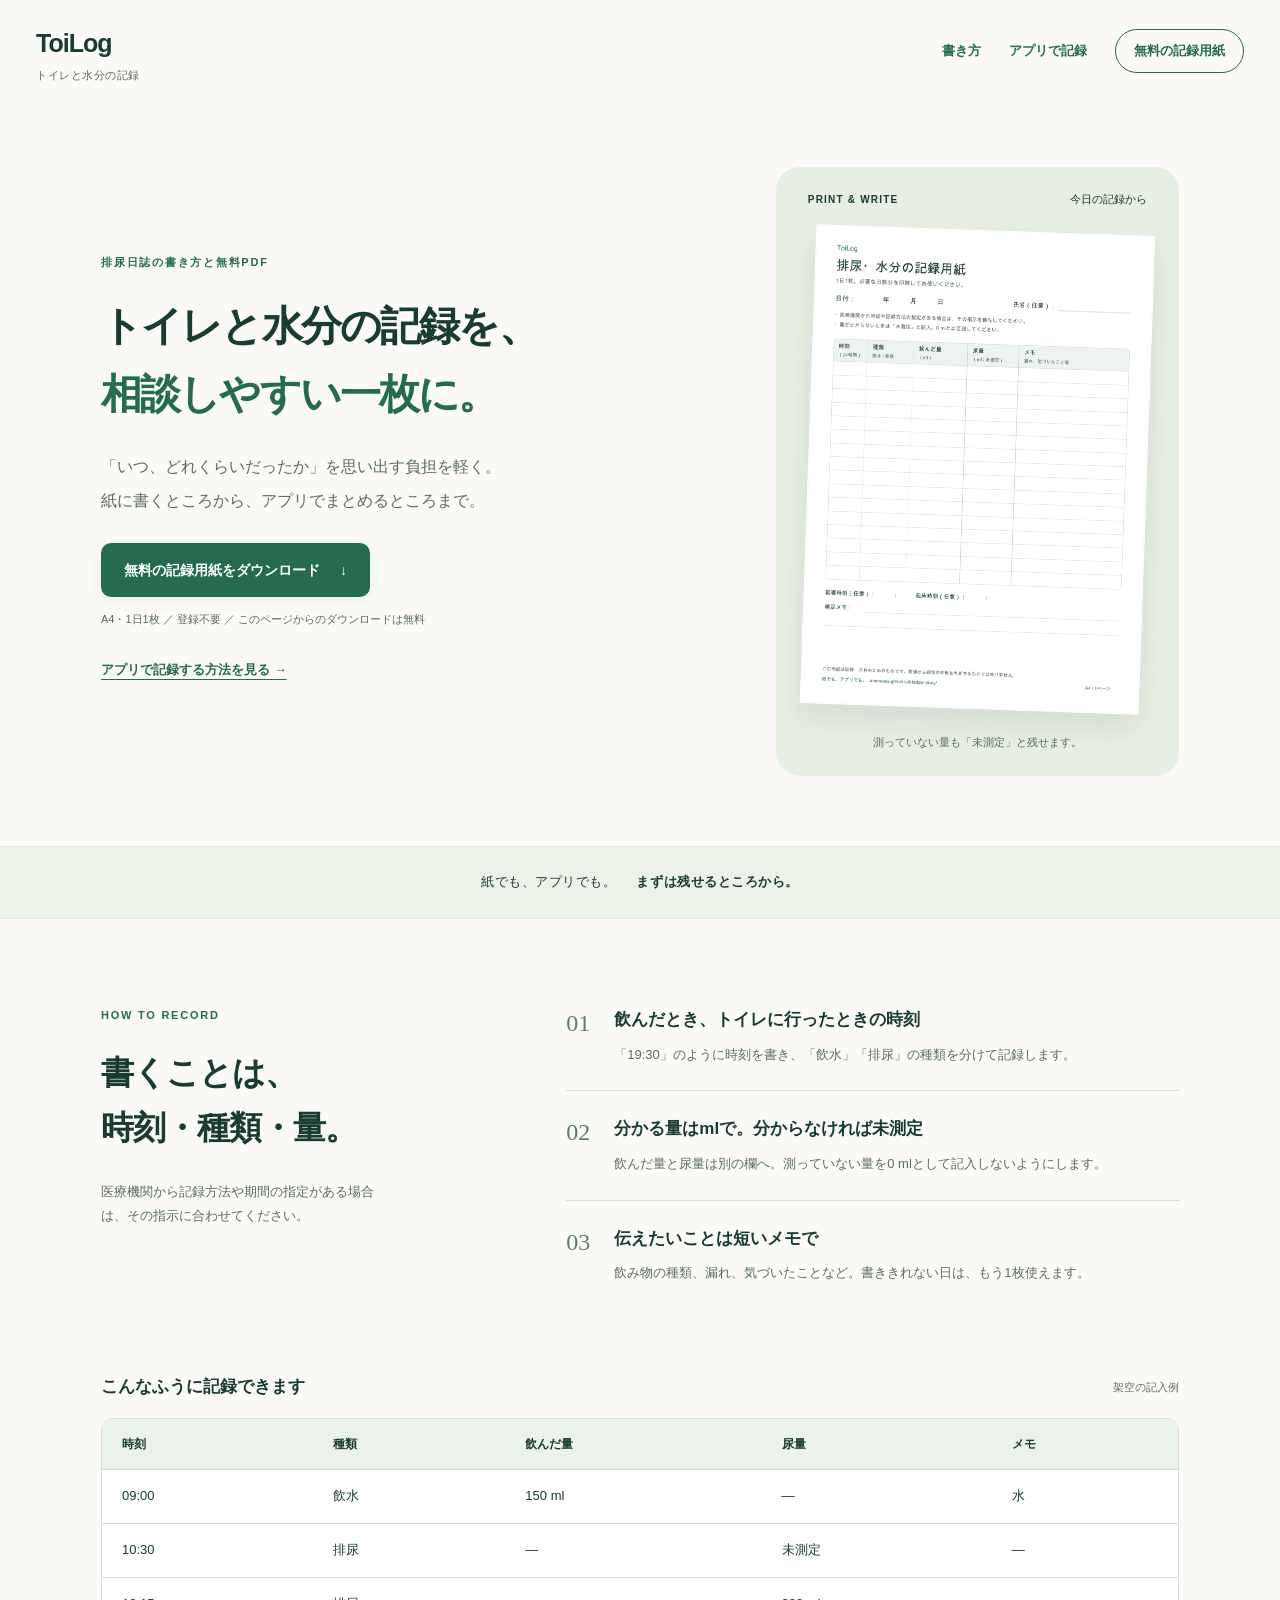
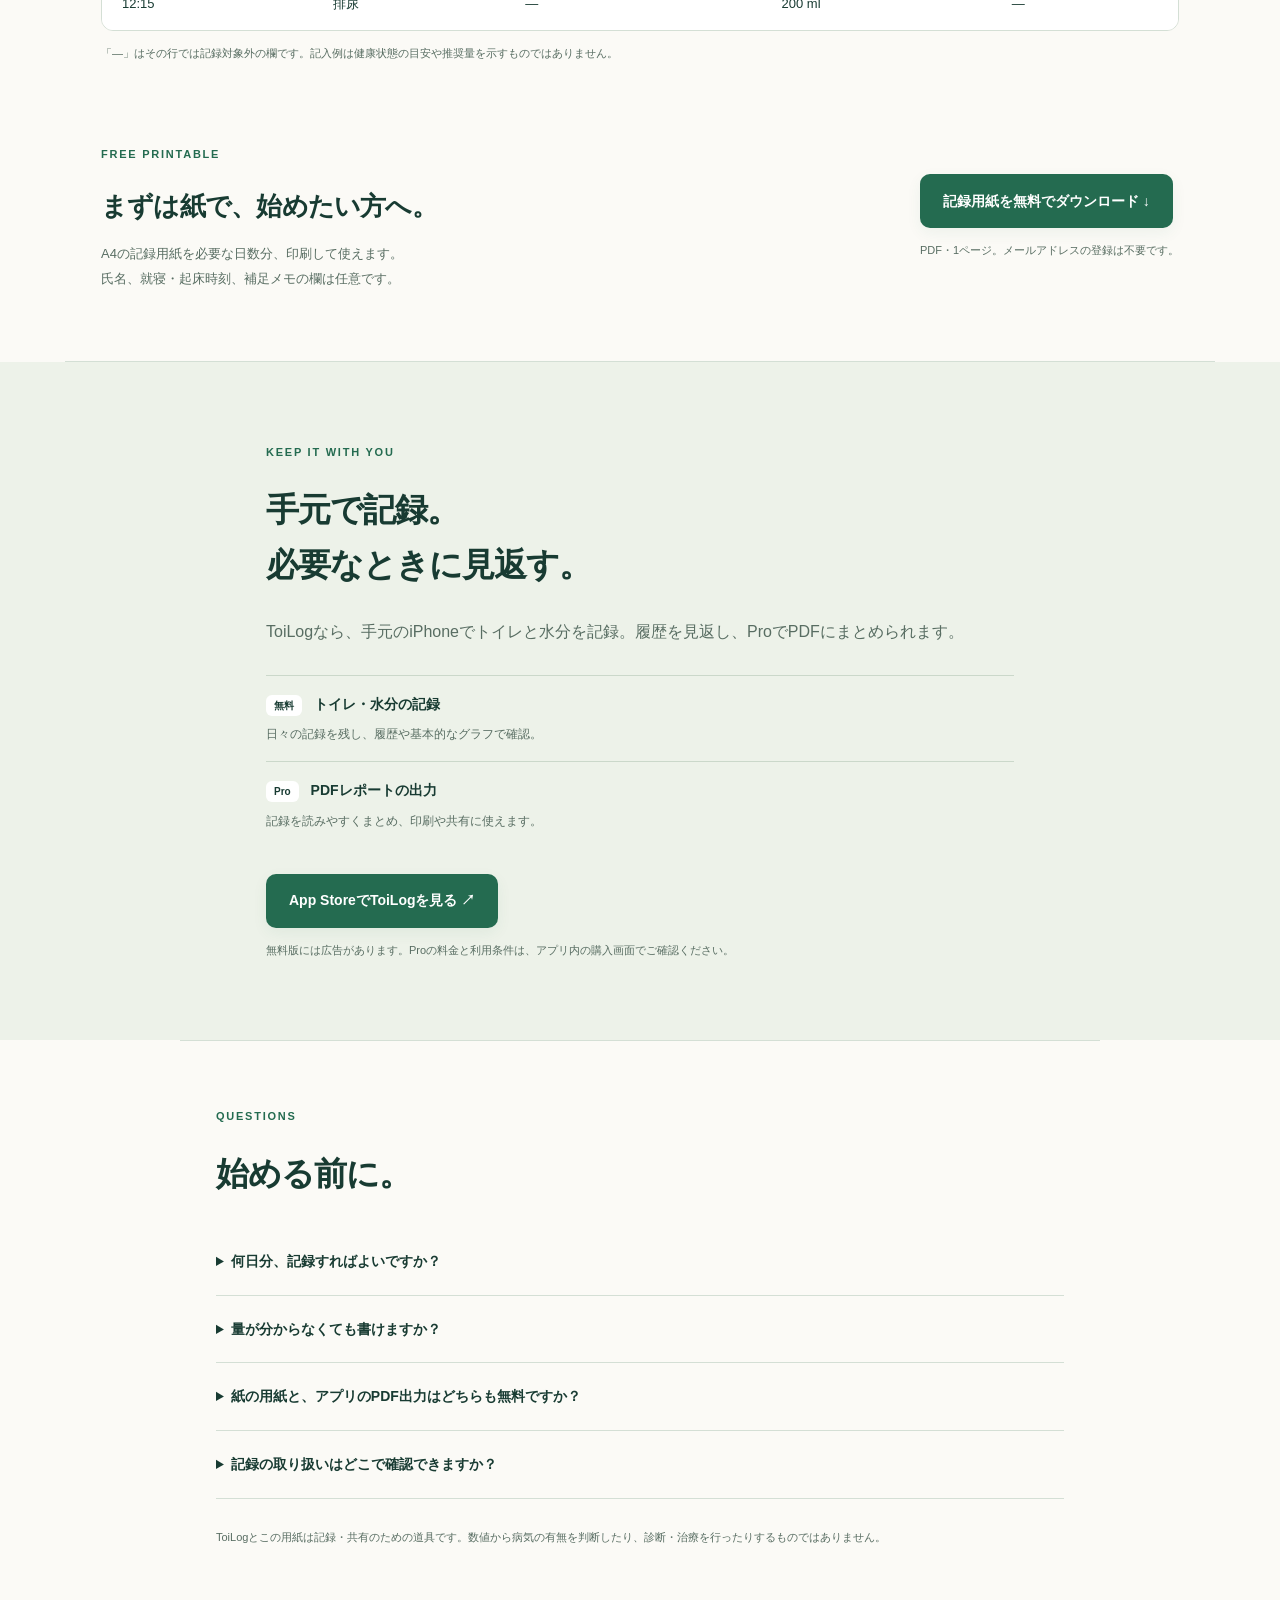
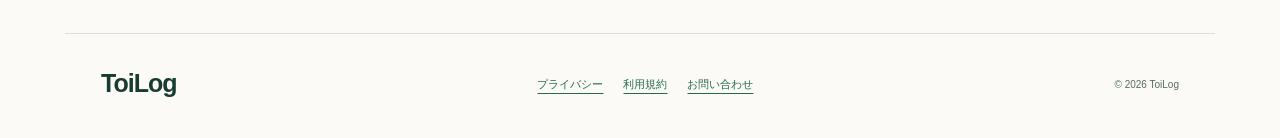
<file: bladder-diary/index.html>
<!doctype html>
<html lang="ja">
<head>
  <meta charset="utf-8">
  <meta name="viewport" content="width=device-width,initial-scale=1">
  <title>排尿日誌の書き方・無料の記録用紙PDF | ToiLog</title>
  <meta name="description" content="トイレと水分の記録を、相談しやすい一枚に。A4の排尿日誌を無料でダウンロード。時刻・飲水量・尿量・未測定の書き方と、アプリで記録を続ける方法をご紹介します。">
  <link rel="canonical" href="https://amemaax.github.io/bladder-diary/">
  <meta property="og:title" content="トイレと水分の記録を、相談しやすい一枚に。">
  <meta property="og:description" content="無料の排尿日誌PDFと、アプリで記録をまとめる方法。ToiLog">
  <meta property="og:type" content="website">
  <meta property="og:url" content="https://amemaax.github.io/bladder-diary/">
  <meta property="og:image" content="https://amemaax.github.io/bladder-diary/assets/paper-preview.png">
  <meta name="theme-color" content="#246b50">
  <link rel="stylesheet" href="style.css">
</head>
<body>
<a class="skip" href="#main">本文へ移動</a>
<header><a class="brand" href="../">ToiLog<span>トイレと水分の記録</span></a><nav aria-label="ページ内リンク"><a href="#guide">書き方</a><a href="#app">アプリで記録</a><a class="nav-download" href="#paper">無料の記録用紙</a></nav></header>
<main id="main">
  <section class="hero wrap" aria-labelledby="title">
    <div class="hero-copy">
      <p class="eyebrow">排尿日誌の書き方と無料PDF</p>
      <h1 id="title">トイレと水分の記録を、<br><span>相談しやすい一枚に。</span></h1>
      <p class="lead">「いつ、どれくらいだったか」を思い出す負担を軽く。<br class="desktop">紙に書くところから、アプリでまとめるところまで。</p>
      <a class="button primary" href="assets/toilog-bladder-diary-ja.pdf" download>無料の記録用紙をダウンロード <span aria-hidden="true">↓</span></a>
      <p class="fine">A4・1日1枚 ／ 登録不要 ／ このページからのダウンロードは無料</p>
      <a class="text-link" href="#app">アプリで記録する方法を見る <span aria-hidden="true">→</span></a>
    </div>
    <figure class="paper-hero"><div class="paper-label">PRINT & WRITE<span>今日の記録から</span></div><a href="assets/toilog-bladder-diary-ja.pdf" aria-label="無料の記録用紙PDFを開く"><img src="assets/paper-preview.png" width="1061" height="1500" alt="時刻・種類・飲んだ量・尿量・メモを書き込めるA4の記録用紙"></a><figcaption>測っていない量も「未測定」と残せます。</figcaption></figure>
  </section>
  <div class="strip"><p>紙でも、アプリでも。<strong>まずは残せるところから。</strong></p></div>
  <section class="wrap section guide" id="guide" aria-labelledby="guide-title">
    <div class="section-intro"><p class="eyebrow">HOW TO RECORD</p><h2 id="guide-title">書くことは、<br>時刻・種類・量。</h2><p>医療機関から記録方法や期間の指定がある場合は、その指示に合わせてください。</p></div>
    <ol class="steps">
      <li><span class="step-number">01</span><div><h3>飲んだとき、トイレに行ったときの時刻</h3><p>「19:30」のように時刻を書き、「飲水」「排尿」の種類を分けて記録します。</p></div></li>
      <li><span class="step-number">02</span><div><h3>分かる量はmlで。分からなければ未測定</h3><p>飲んだ量と尿量は別の欄へ。測っていない量を0 mlとして記入しないようにします。</p></div></li>
      <li><span class="step-number">03</span><div><h3>伝えたいことは短いメモで</h3><p>飲み物の種類、漏れ、気づいたことなど。書ききれない日は、もう1枚使えます。</p></div></li>
    </ol>
  </section>
  <section class="example wrap" aria-labelledby="example-title">
    <div class="example-heading"><h3 id="example-title">こんなふうに記録できます</h3><span>架空の記入例</span></div>
    <div class="table-scroll" role="region" aria-label="記入例" tabindex="0"><table><thead><tr><th scope="col">時刻</th><th scope="col">種類</th><th scope="col">飲んだ量</th><th scope="col">尿量</th><th scope="col">メモ</th></tr></thead><tbody><tr><td>09:00</td><td>飲水</td><td>150 ml</td><td>—</td><td>水</td></tr><tr><td>10:30</td><td>排尿</td><td>—</td><td>未測定</td><td>—</td></tr><tr><td>12:15</td><td>排尿</td><td>—</td><td>200 ml</td><td>—</td></tr></tbody></table></div>
    <p class="fine">「—」はその行では記録対象外の欄です。記入例は健康状態の目安や推奨量を示すものではありません。</p>
  </section>
  <section class="paper-download wrap section" id="paper" aria-labelledby="paper-title">
    <div><p class="eyebrow">FREE PRINTABLE</p><h2 id="paper-title">まずは紙で、始めたい方へ。</h2><p>A4の記録用紙を必要な日数分、印刷して使えます。<br>氏名、就寝・起床時刻、補足メモの欄は任意です。</p></div>
    <div><a class="button primary" href="assets/toilog-bladder-diary-ja.pdf" download>記録用紙を無料でダウンロード ↓</a><p class="fine">PDF・1ページ。メールアドレスの登録は不要です。</p></div>
  </section>
  <section class="app-section" id="app" aria-labelledby="app-title"><div class="wrap" style="max-width:820px">
    <div><p class="eyebrow">KEEP IT WITH YOU</p><h2 id="app-title">手元で記録。<br>必要なときに見返す。</h2><p class="lead">ToiLogなら、手元のiPhoneでトイレと水分を記録。履歴を見返し、ProでPDFにまとめられます。</p>
      <dl class="feature-list"><div><dt><span>無料</span> トイレ・水分の記録</dt><dd>日々の記録を残し、履歴や基本的なグラフで確認。</dd></div><div><dt><span>Pro</span> PDFレポートの出力</dt><dd>記録を読みやすくまとめ、印刷や共有に使えます。</dd></div></dl>
      <a class="button primary" data-campaign="web_bladder_diary_v1" href="https://apps.apple.com/app/apple-store/id6755875890?pt=125419841&amp;ct=web_bladder_diary_v1&amp;mt=8" target="_blank" rel="noopener">App StoreでToiLogを見る ↗</a>
      <p class="fine">無料版には広告があります。Proの料金と利用条件は、アプリ内の購入画面でご確認ください。</p>
    </div>
  </div></section>
  <section class="wrap section faq" aria-labelledby="faq-title"><p class="eyebrow">QUESTIONS</p><h2 id="faq-title">始める前に。</h2>
    <details><summary>何日分、記録すればよいですか？</summary><p>通院のための記録は、医療機関が指定した期間に合わせてください。この用紙は1日1枚で、必要な枚数を印刷できます。</p></details>
    <details><summary>量が分からなくても書けますか？</summary><p>はい。時刻と種類を残し、測っていない量は「未測定」と書けます。医療機関から測定の指示がある場合は、その方法に従ってください。</p></details>
    <details><summary>紙の用紙と、アプリのPDF出力はどちらも無料ですか？</summary><p>このページの空欄の記録用紙は無料です。ToiLogの記録・履歴確認は無料で、アプリ内の記録をまとめたPDFの出力はProの機能です。</p></details>
    <details><summary>記録の取り扱いはどこで確認できますか？</summary><p>このページのダウンロードに氏名やメールアドレスは不要です。アプリでの記録の保存・同期・AI機能への送信については、<a href="../privacy.html">プライバシーポリシー</a>をご確認ください。</p></details>
    <p class="medical-note">ToiLogとこの用紙は記録・共有のための道具です。数値から病気の有無を判断したり、診断・治療を行ったりするものではありません。</p>
  </section>
</main>
<footer class="wrap"><a class="brand" href="../">ToiLog</a><div><a href="../privacy.html">プライバシー</a><a href="../terms.html">利用規約</a><a href="mailto:goodmisogoodmiso@gmail.com">お問い合わせ</a></div><small>© 2026 ToiLog</small></footer>
</body></html>
</file>
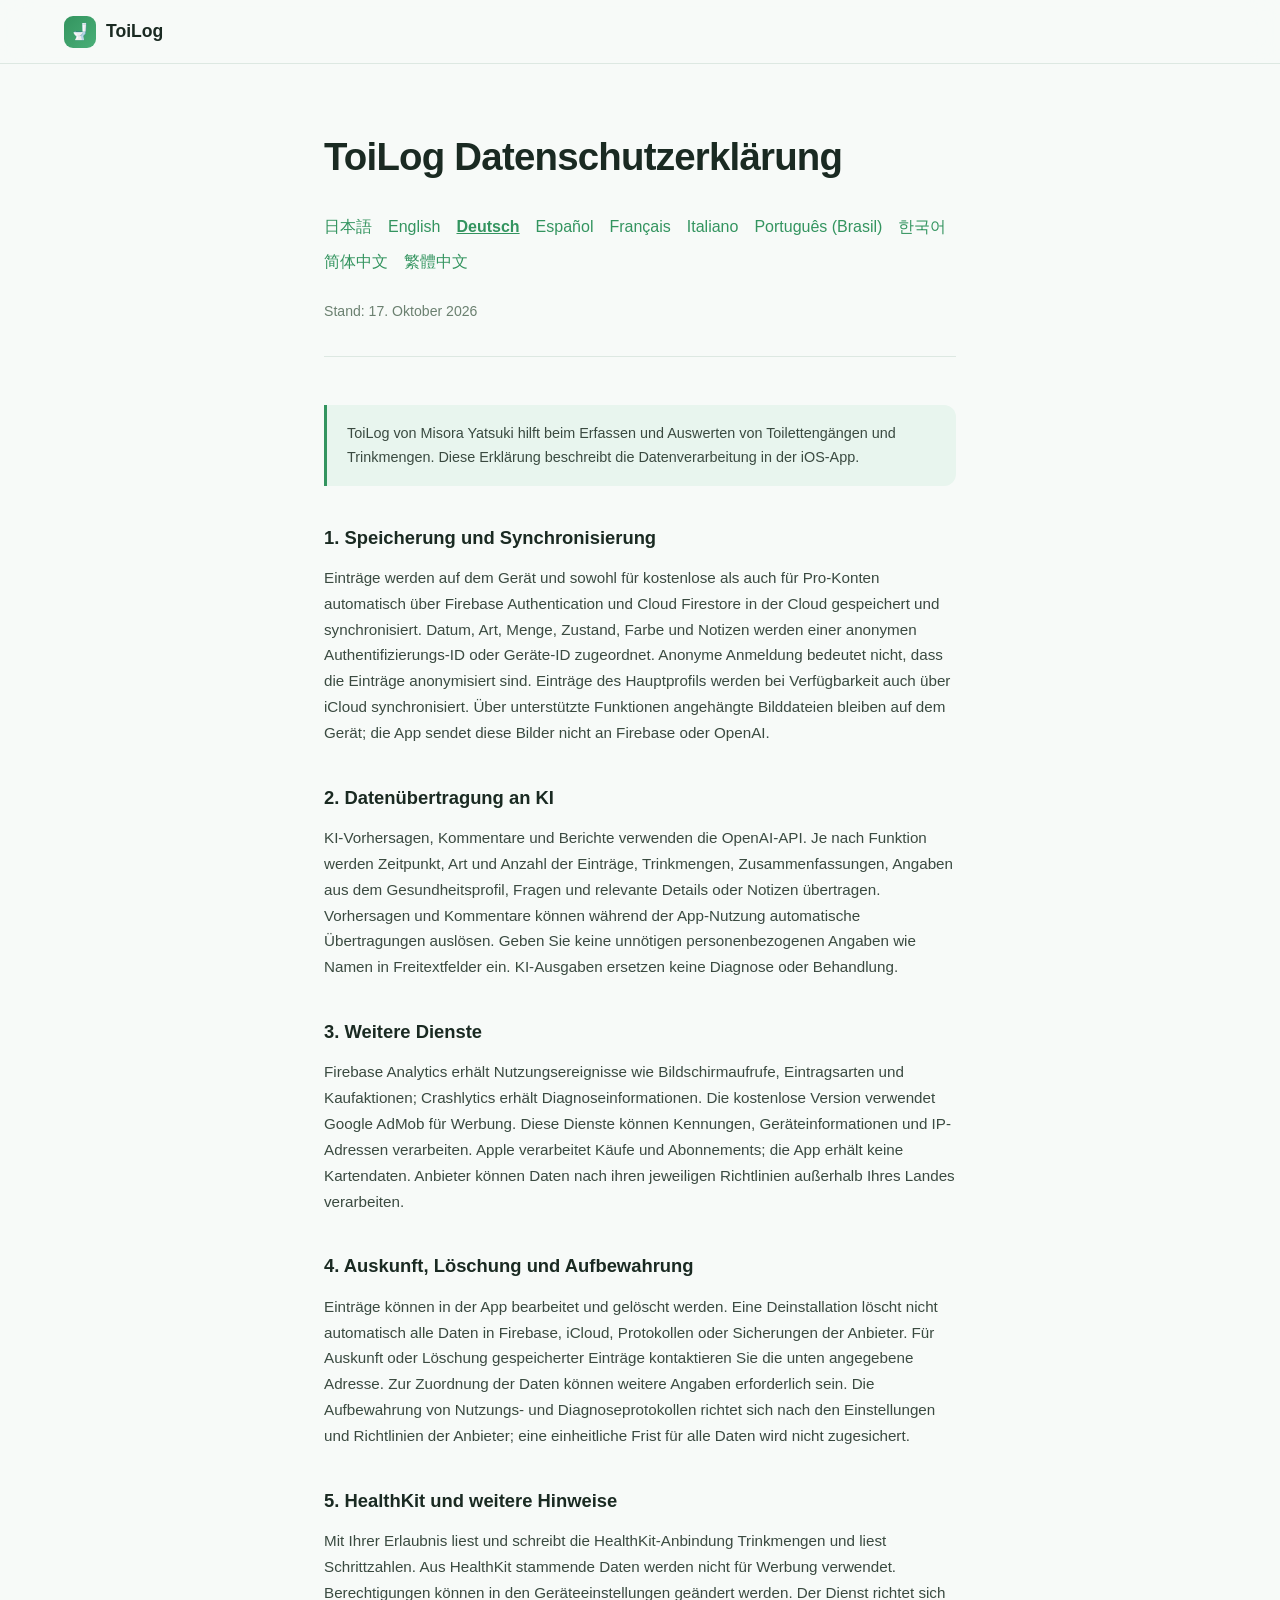
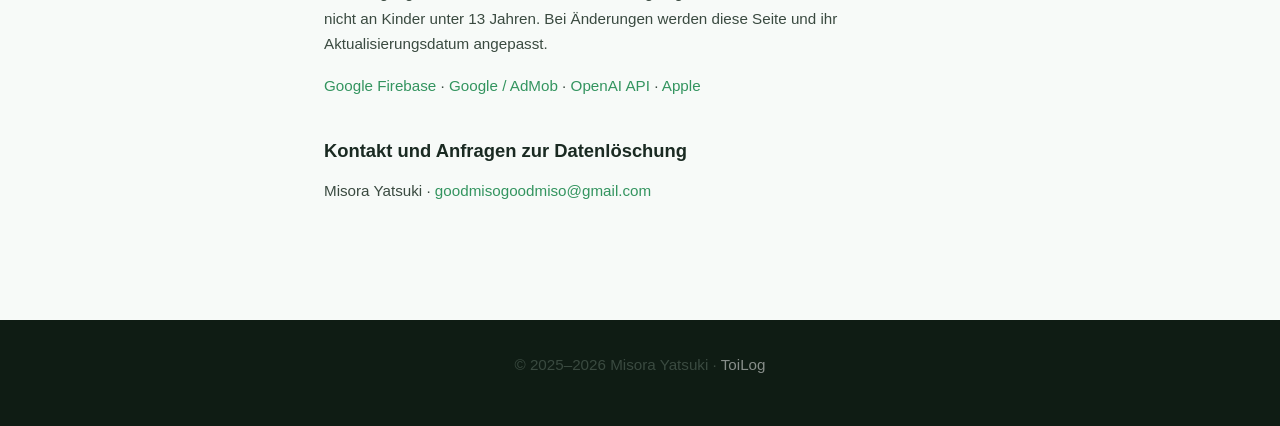
<file: privacy-de.html>
<!DOCTYPE html>
<html lang="de">
<head>
  <meta charset="UTF-8">
  <meta name="viewport" content="width=device-width, initial-scale=1.0">
  <title>ToiLog Datenschutzerklärung</title>
  <meta name="description" content="Einträge werden auf dem Gerät und in Firebase gespeichert und bei Verfügbarkeit über iCloud synchronisiert. Für KI-Vorhersagen und Kommentare werden Einträge und Gesundheitsprofilangaben an OpenAI gesendet. Dies kann automatisch erfolgen.">
  <style>
    *, *::before, *::after { box-sizing: border-box; margin: 0; padding: 0; }
    :root {
      --green: #33945f; --green-light: #e8f5ee; --green-mid: #4aaf78;
      --bg: #f7faf8; --surface: #ffffff; --text: #1a2a22;
      --muted: #6b8070; --border: #dde8e2; --radius: 18px;
    }
    body { font-family: 'Inter', -apple-system, sans-serif; background: var(--bg); color: var(--text); line-height: 1.7; -webkit-font-smoothing: antialiased; }
    nav {
      position: sticky; top: 0; z-index: 100;
      background: rgba(247,250,248,.9); backdrop-filter: blur(16px);
      border-bottom: 1px solid var(--border);
      padding: 0 5vw; display: flex; align-items: center; height: 64px; gap: 16px;
    }
    .nav-logo {
      display: flex; align-items: center; gap: 10px;
      font-weight: 700; font-size: 1.1rem; color: var(--text); text-decoration: none;
    }
    .nav-logo-icon {
      width: 32px; height: 32px; border-radius: 9px;
      background: linear-gradient(135deg, var(--green), var(--green-mid));
      display: flex; align-items: center; justify-content: center; font-size: 1rem;
    }
    .nav-back { color: var(--muted); text-decoration: none; font-size: .9rem; margin-left: auto; }
    .nav-back:hover { color: var(--green); }
    main { max-width: 760px; margin: 0 auto; padding: 60px 5vw 100px; }
    .page-eyebrow { color: var(--green); font-size: .8rem; font-weight: 700; letter-spacing: .1em; text-transform: uppercase; margin-bottom: 12px; }
    h1 { font-size: clamp(1.8rem, 4vw, 2.4rem); font-weight: 800; letter-spacing: -.02em; margin-bottom: 8px; }
    .updated { color: var(--muted); font-size: .88rem; margin-bottom: 48px; padding-bottom: 32px; border-bottom: 1px solid var(--border); }
    h2 { font-size: 1.15rem; font-weight: 700; margin: 36px 0 12px; }
    p { color: #3a4a40; margin-bottom: 16px; font-size: .95rem; }
    ul { margin: 0 0 16px 20px; }
    li { color: #3a4a40; font-size: .95rem; margin-bottom: 8px; }
    a { color: var(--green); text-decoration: none; }
    a:hover { text-decoration: underline; }
    .notice {
      background: var(--green-light); border-left: 3px solid var(--green);
      border-radius: 0 12px 12px 0; padding: 16px 20px; margin: 24px 0; font-size: .9rem;
    }
    footer {
      background: #0f1c14; color: rgba(255,255,255,.5);
      padding: 32px 5vw; text-align: center; font-size: .85rem;
    }
    footer a { color: rgba(255,255,255,.5); text-decoration: none; }
    footer a:hover { color: #4aaf78; }
.language-nav {display:flex;flex-wrap:wrap;gap:8px 16px;margin:24px 0;} .language-nav [aria-current] {font-weight:700;text-decoration:underline;} p, a {overflow-wrap:anywhere;}</style>
</head>
<body>
<nav><a href="index.html" class="nav-logo"><span class="nav-logo-icon">🚽</span>ToiLog</a></nav>
<main>
  <h1>ToiLog Datenschutzerklärung</h1>
  <div class="language-nav" aria-label="Language"><a href="privacy.html" lang="ja" hreflang="ja">日本語</a>
<a href="privacy-en.html" lang="en" hreflang="en">English</a>
<a href="privacy-de.html" lang="de" hreflang="de" aria-current="page">Deutsch</a>
<a href="privacy-es.html" lang="es" hreflang="es">Español</a>
<a href="privacy-fr.html" lang="fr" hreflang="fr">Français</a>
<a href="privacy-it.html" lang="it" hreflang="it">Italiano</a>
<a href="privacy-pt-BR.html" lang="pt-BR" hreflang="pt-BR">Português (Brasil)</a>
<a href="privacy-ko.html" lang="ko" hreflang="ko">한국어</a>
<a href="privacy-zh-Hans.html" lang="zh-Hans" hreflang="zh-Hans">简体中文</a>
<a href="privacy-zh-Hant.html" lang="zh-Hant" hreflang="zh-Hant">繁體中文</a></div>
  <p class="updated">Stand: 17. Oktober 2026</p>
  <p class="notice">ToiLog von Misora Yatsuki hilft beim Erfassen und Auswerten von Toilettengängen und Trinkmengen. Diese Erklärung beschreibt die Datenverarbeitung in der iOS-App.</p>
  <section><h2>1. Speicherung und Synchronisierung</h2><p>Einträge werden auf dem Gerät und sowohl für kostenlose als auch für Pro-Konten automatisch über Firebase Authentication und Cloud Firestore in der Cloud gespeichert und synchronisiert. Datum, Art, Menge, Zustand, Farbe und Notizen werden einer anonymen Authentifizierungs-ID oder Geräte-ID zugeordnet. Anonyme Anmeldung bedeutet nicht, dass die Einträge anonymisiert sind. Einträge des Hauptprofils werden bei Verfügbarkeit auch über iCloud synchronisiert. Über unterstützte Funktionen angehängte Bilddateien bleiben auf dem Gerät; die App sendet diese Bilder nicht an Firebase oder OpenAI.</p></section>
<section><h2>2. Datenübertragung an KI</h2><p>KI-Vorhersagen, Kommentare und Berichte verwenden die OpenAI-API. Je nach Funktion werden Zeitpunkt, Art und Anzahl der Einträge, Trinkmengen, Zusammenfassungen, Angaben aus dem Gesundheitsprofil, Fragen und relevante Details oder Notizen übertragen. Vorhersagen und Kommentare können während der App-Nutzung automatische Übertragungen auslösen. Geben Sie keine unnötigen personenbezogenen Angaben wie Namen in Freitextfelder ein. KI-Ausgaben ersetzen keine Diagnose oder Behandlung.</p></section>
<section><h2>3. Weitere Dienste</h2><p>Firebase Analytics erhält Nutzungsereignisse wie Bildschirmaufrufe, Eintragsarten und Kaufaktionen; Crashlytics erhält Diagnoseinformationen. Die kostenlose Version verwendet Google AdMob für Werbung. Diese Dienste können Kennungen, Geräteinformationen und IP-Adressen verarbeiten. Apple verarbeitet Käufe und Abonnements; die App erhält keine Kartendaten. Anbieter können Daten nach ihren jeweiligen Richtlinien außerhalb Ihres Landes verarbeiten.</p></section>
<section><h2>4. Auskunft, Löschung und Aufbewahrung</h2><p>Einträge können in der App bearbeitet und gelöscht werden. Eine Deinstallation löscht nicht automatisch alle Daten in Firebase, iCloud, Protokollen oder Sicherungen der Anbieter. Für Auskunft oder Löschung gespeicherter Einträge kontaktieren Sie die unten angegebene Adresse. Zur Zuordnung der Daten können weitere Angaben erforderlich sein. Die Aufbewahrung von Nutzungs- und Diagnoseprotokollen richtet sich nach den Einstellungen und Richtlinien der Anbieter; eine einheitliche Frist für alle Daten wird nicht zugesichert.</p></section>
<section><h2>5. HealthKit und weitere Hinweise</h2><p>Mit Ihrer Erlaubnis liest und schreibt die HealthKit-Anbindung Trinkmengen und liest Schrittzahlen. Aus HealthKit stammende Daten werden nicht für Werbung verwendet. Berechtigungen können in den Geräteeinstellungen geändert werden. Der Dienst richtet sich nicht an Kinder unter 13 Jahren. Bei Änderungen werden diese Seite und ihr Aktualisierungsdatum angepasst.</p></section>
  <p><a href="https://firebase.google.com/support/privacy">Google Firebase</a> ·
  <a href="https://policies.google.com/privacy">Google / AdMob</a> ·
  <a href="https://platform.openai.com/docs/guides/your-data">OpenAI API</a> ·
  <a href="https://www.apple.com/legal/privacy/">Apple</a></p>
  <h2>Kontakt und Anfragen zur Datenlöschung</h2>
  <p>Misora Yatsuki · <a href="mailto:goodmisogoodmiso@gmail.com">goodmisogoodmiso@gmail.com</a></p>
</main>
<footer><p>© 2025–2026 Misora Yatsuki · <a href="index.html">ToiLog</a></p></footer>
</body></html>
</file>
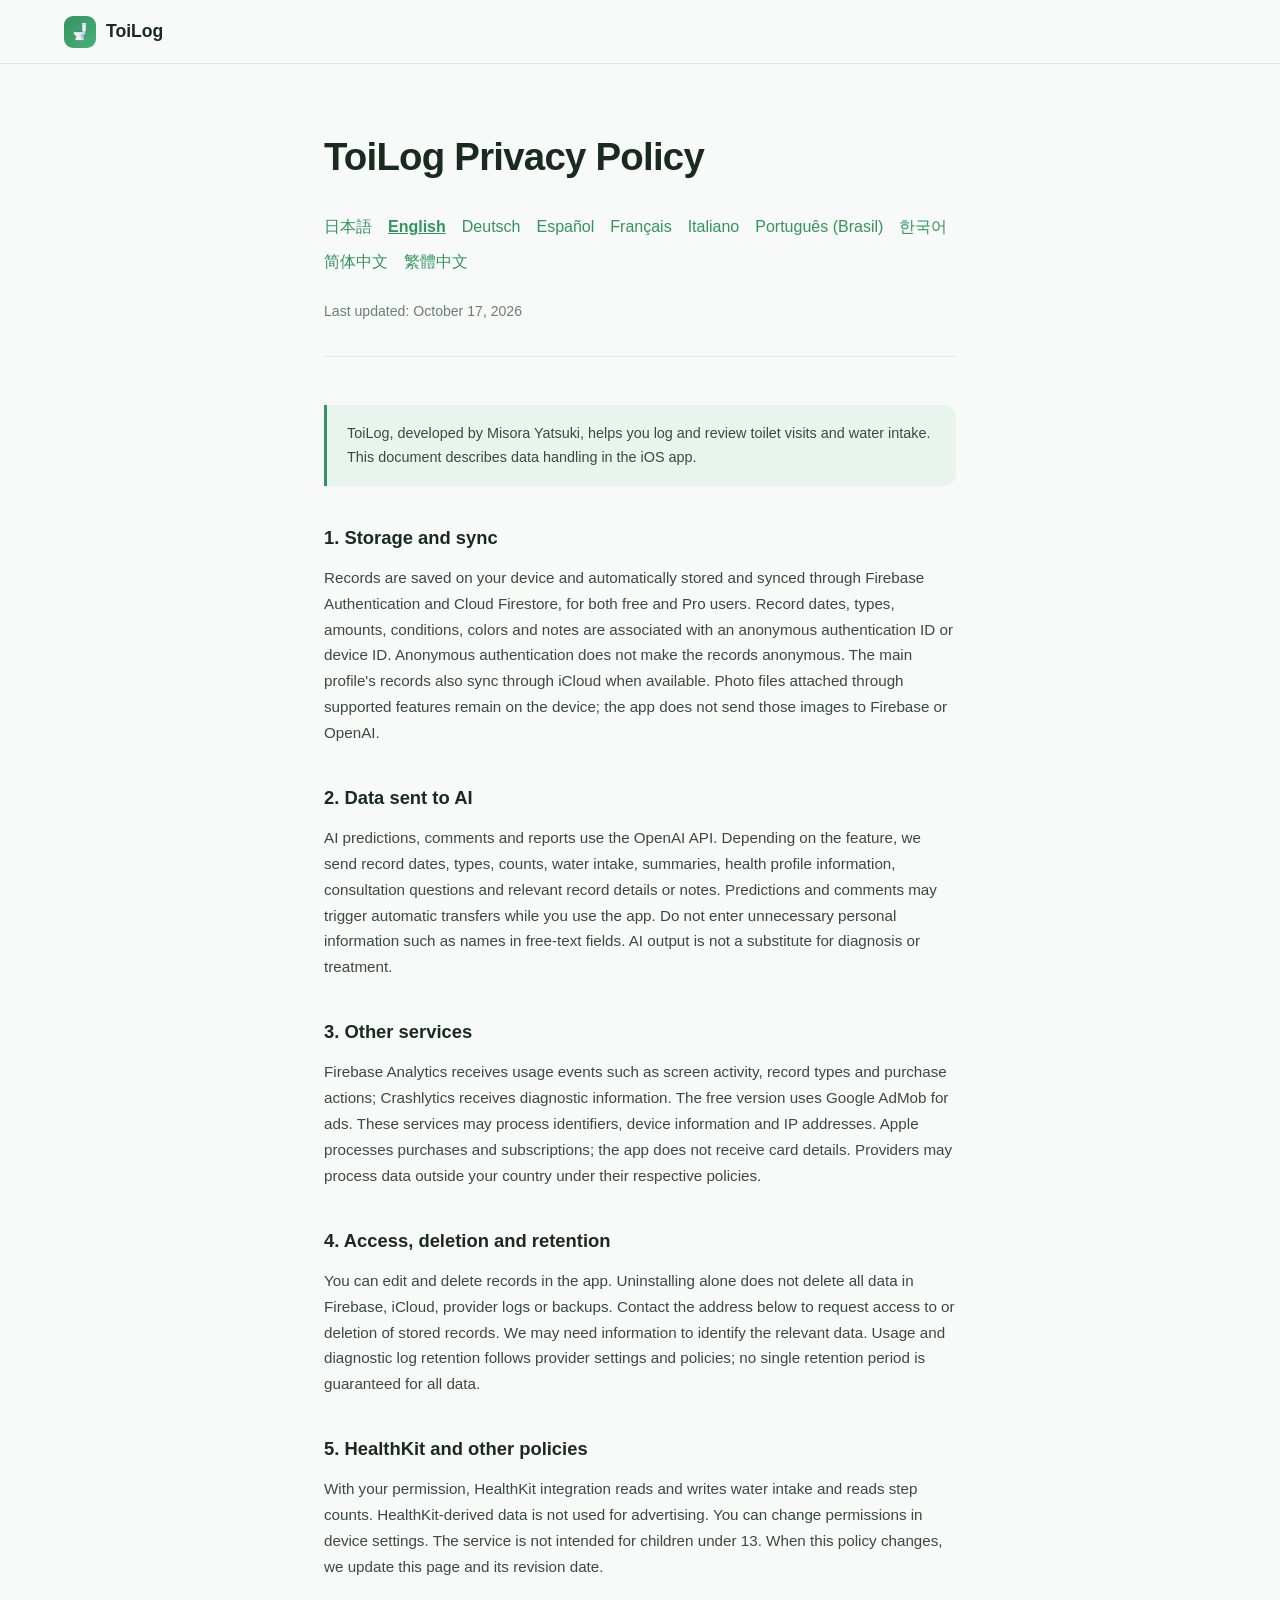
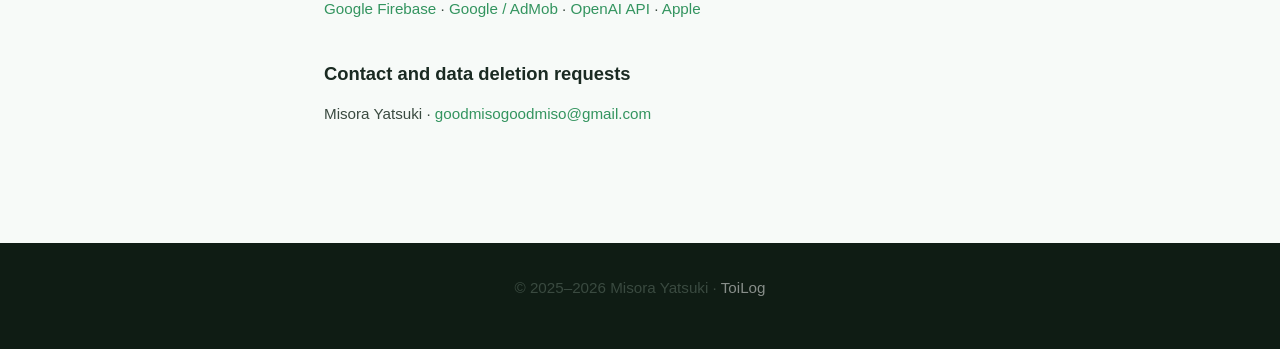
<file: privacy-en.html>
<!DOCTYPE html>
<html lang="en">
<head>
  <meta charset="UTF-8">
  <meta name="viewport" content="width=device-width, initial-scale=1.0">
  <title>ToiLog Privacy Policy</title>
  <meta name="description" content="Records are stored on your device and in Firebase, and sync through iCloud when available. AI predictions and comments send records and health profile information to OpenAI. Transfers may happen automatically.">
  <style>
    *, *::before, *::after { box-sizing: border-box; margin: 0; padding: 0; }
    :root {
      --green: #33945f; --green-light: #e8f5ee; --green-mid: #4aaf78;
      --bg: #f7faf8; --surface: #ffffff; --text: #1a2a22;
      --muted: #6b8070; --border: #dde8e2; --radius: 18px;
    }
    body { font-family: 'Inter', -apple-system, sans-serif; background: var(--bg); color: var(--text); line-height: 1.7; -webkit-font-smoothing: antialiased; }
    nav {
      position: sticky; top: 0; z-index: 100;
      background: rgba(247,250,248,.9); backdrop-filter: blur(16px);
      border-bottom: 1px solid var(--border);
      padding: 0 5vw; display: flex; align-items: center; height: 64px; gap: 16px;
    }
    .nav-logo {
      display: flex; align-items: center; gap: 10px;
      font-weight: 700; font-size: 1.1rem; color: var(--text); text-decoration: none;
    }
    .nav-logo-icon {
      width: 32px; height: 32px; border-radius: 9px;
      background: linear-gradient(135deg, var(--green), var(--green-mid));
      display: flex; align-items: center; justify-content: center; font-size: 1rem;
    }
    .nav-back { color: var(--muted); text-decoration: none; font-size: .9rem; margin-left: auto; }
    .nav-back:hover { color: var(--green); }
    main { max-width: 760px; margin: 0 auto; padding: 60px 5vw 100px; }
    .page-eyebrow { color: var(--green); font-size: .8rem; font-weight: 700; letter-spacing: .1em; text-transform: uppercase; margin-bottom: 12px; }
    h1 { font-size: clamp(1.8rem, 4vw, 2.4rem); font-weight: 800; letter-spacing: -.02em; margin-bottom: 8px; }
    .updated { color: var(--muted); font-size: .88rem; margin-bottom: 48px; padding-bottom: 32px; border-bottom: 1px solid var(--border); }
    h2 { font-size: 1.15rem; font-weight: 700; margin: 36px 0 12px; }
    p { color: #3a4a40; margin-bottom: 16px; font-size: .95rem; }
    ul { margin: 0 0 16px 20px; }
    li { color: #3a4a40; font-size: .95rem; margin-bottom: 8px; }
    a { color: var(--green); text-decoration: none; }
    a:hover { text-decoration: underline; }
    .notice {
      background: var(--green-light); border-left: 3px solid var(--green);
      border-radius: 0 12px 12px 0; padding: 16px 20px; margin: 24px 0; font-size: .9rem;
    }
    footer {
      background: #0f1c14; color: rgba(255,255,255,.5);
      padding: 32px 5vw; text-align: center; font-size: .85rem;
    }
    footer a { color: rgba(255,255,255,.5); text-decoration: none; }
    footer a:hover { color: #4aaf78; }
.language-nav {display:flex;flex-wrap:wrap;gap:8px 16px;margin:24px 0;} .language-nav [aria-current] {font-weight:700;text-decoration:underline;} p, a {overflow-wrap:anywhere;}</style>
</head>
<body>
<nav><a href="index.html" class="nav-logo"><span class="nav-logo-icon">🚽</span>ToiLog</a></nav>
<main>
  <h1>ToiLog Privacy Policy</h1>
  <div class="language-nav" aria-label="Language"><a href="privacy.html" lang="ja" hreflang="ja">日本語</a>
<a href="privacy-en.html" lang="en" hreflang="en" aria-current="page">English</a>
<a href="privacy-de.html" lang="de" hreflang="de">Deutsch</a>
<a href="privacy-es.html" lang="es" hreflang="es">Español</a>
<a href="privacy-fr.html" lang="fr" hreflang="fr">Français</a>
<a href="privacy-it.html" lang="it" hreflang="it">Italiano</a>
<a href="privacy-pt-BR.html" lang="pt-BR" hreflang="pt-BR">Português (Brasil)</a>
<a href="privacy-ko.html" lang="ko" hreflang="ko">한국어</a>
<a href="privacy-zh-Hans.html" lang="zh-Hans" hreflang="zh-Hans">简体中文</a>
<a href="privacy-zh-Hant.html" lang="zh-Hant" hreflang="zh-Hant">繁體中文</a></div>
  <p class="updated">Last updated: October 17, 2026</p>
  <p class="notice">ToiLog, developed by Misora Yatsuki, helps you log and review toilet visits and water intake. This document describes data handling in the iOS app.</p>
  <section><h2>1. Storage and sync</h2><p>Records are saved on your device and automatically stored and synced through Firebase Authentication and Cloud Firestore, for both free and Pro users. Record dates, types, amounts, conditions, colors and notes are associated with an anonymous authentication ID or device ID. Anonymous authentication does not make the records anonymous. The main profile&#x27;s records also sync through iCloud when available. Photo files attached through supported features remain on the device; the app does not send those images to Firebase or OpenAI.</p></section>
<section><h2>2. Data sent to AI</h2><p>AI predictions, comments and reports use the OpenAI API. Depending on the feature, we send record dates, types, counts, water intake, summaries, health profile information, consultation questions and relevant record details or notes. Predictions and comments may trigger automatic transfers while you use the app. Do not enter unnecessary personal information such as names in free-text fields. AI output is not a substitute for diagnosis or treatment.</p></section>
<section><h2>3. Other services</h2><p>Firebase Analytics receives usage events such as screen activity, record types and purchase actions; Crashlytics receives diagnostic information. The free version uses Google AdMob for ads. These services may process identifiers, device information and IP addresses. Apple processes purchases and subscriptions; the app does not receive card details. Providers may process data outside your country under their respective policies.</p></section>
<section><h2>4. Access, deletion and retention</h2><p>You can edit and delete records in the app. Uninstalling alone does not delete all data in Firebase, iCloud, provider logs or backups. Contact the address below to request access to or deletion of stored records. We may need information to identify the relevant data. Usage and diagnostic log retention follows provider settings and policies; no single retention period is guaranteed for all data.</p></section>
<section><h2>5. HealthKit and other policies</h2><p>With your permission, HealthKit integration reads and writes water intake and reads step counts. HealthKit-derived data is not used for advertising. You can change permissions in device settings. The service is not intended for children under 13. When this policy changes, we update this page and its revision date.</p></section>
  <p><a href="https://firebase.google.com/support/privacy">Google Firebase</a> ·
  <a href="https://policies.google.com/privacy">Google / AdMob</a> ·
  <a href="https://platform.openai.com/docs/guides/your-data">OpenAI API</a> ·
  <a href="https://www.apple.com/legal/privacy/">Apple</a></p>
  <h2>Contact and data deletion requests</h2>
  <p>Misora Yatsuki · <a href="mailto:goodmisogoodmiso@gmail.com">goodmisogoodmiso@gmail.com</a></p>
</main>
<footer><p>© 2025–2026 Misora Yatsuki · <a href="index.html">ToiLog</a></p></footer>
</body></html>
</file>
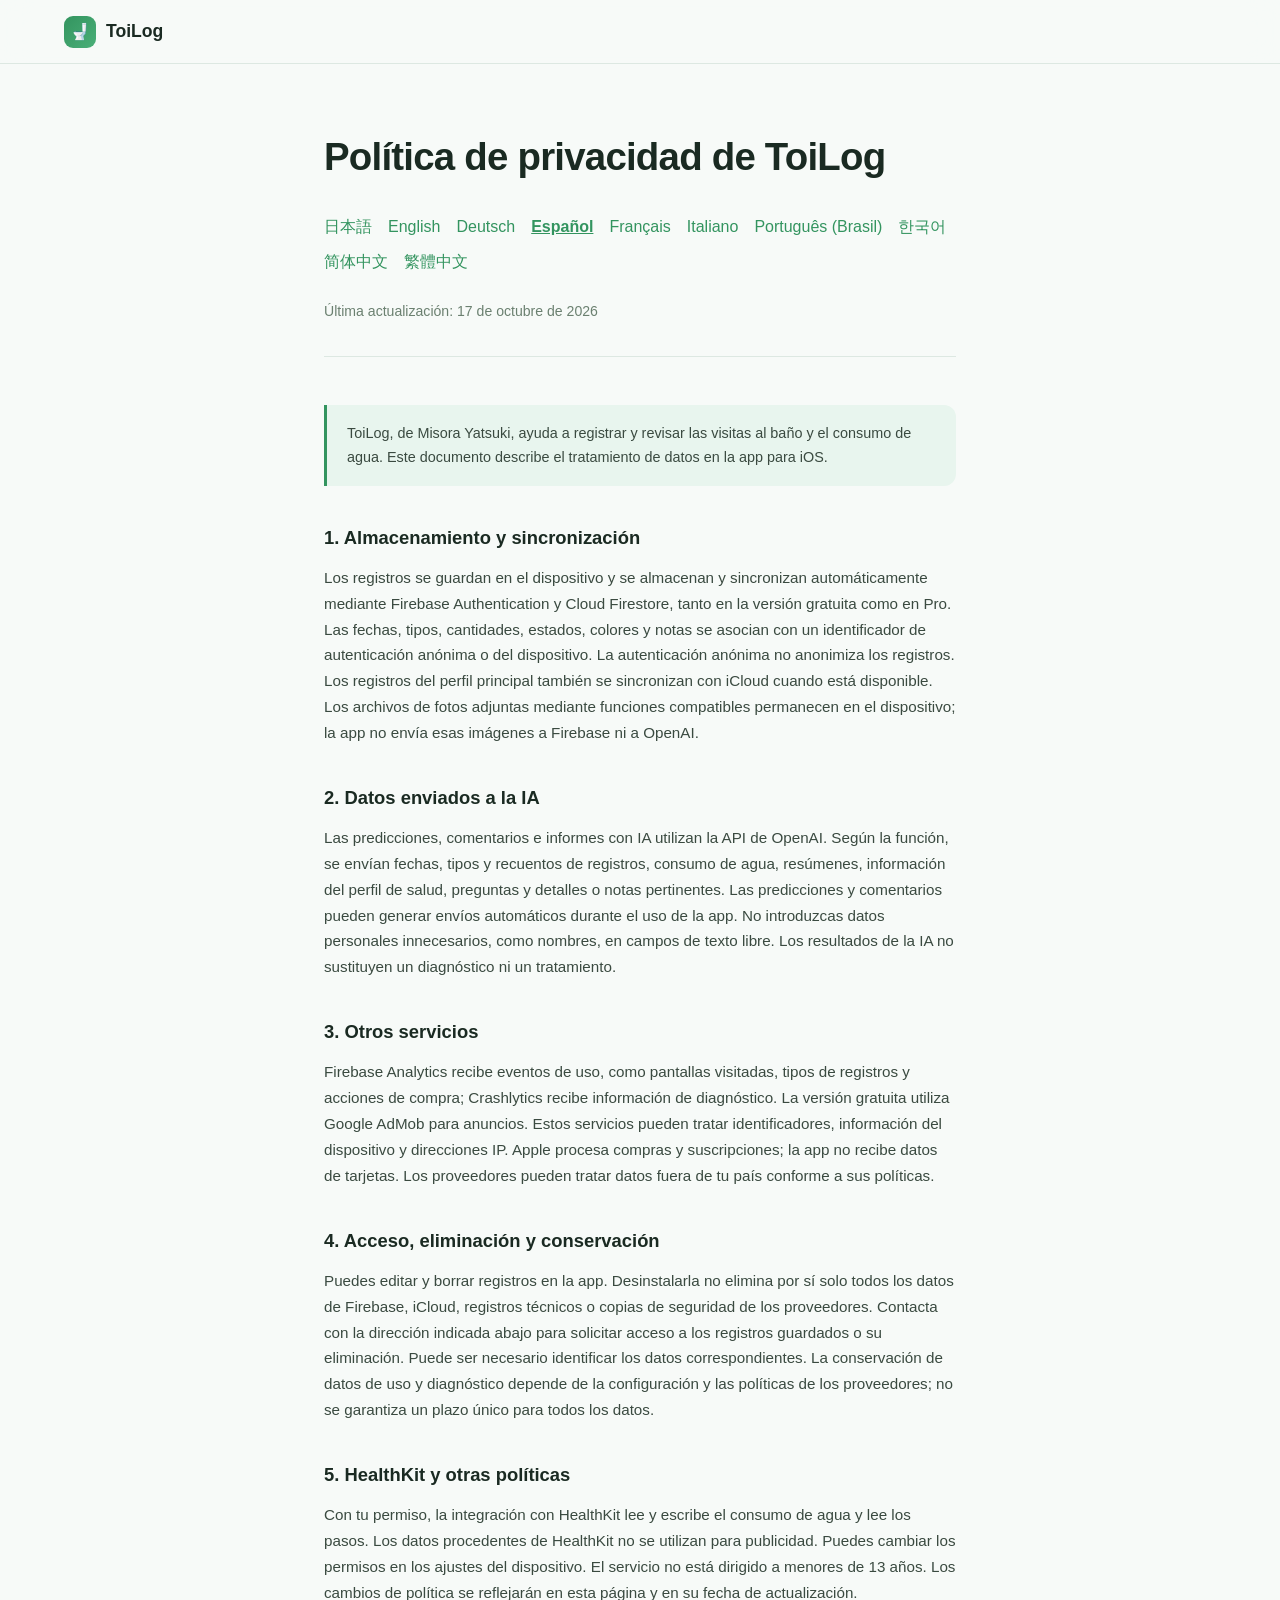
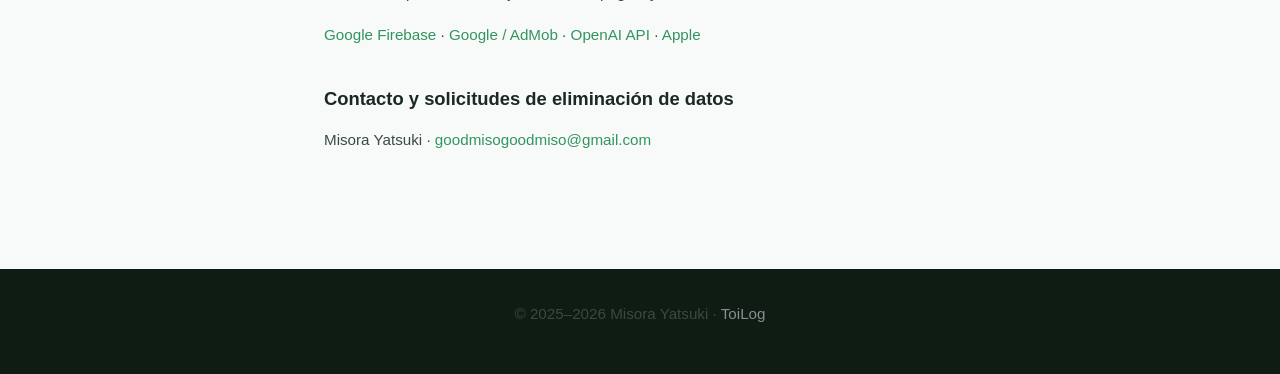
<file: privacy-es.html>
<!DOCTYPE html>
<html lang="es">
<head>
  <meta charset="UTF-8">
  <meta name="viewport" content="width=device-width, initial-scale=1.0">
  <title>Política de privacidad de ToiLog</title>
  <meta name="description" content="Los registros se guardan en el dispositivo y en Firebase, y se sincronizan con iCloud cuando está disponible. Las predicciones y comentarios con IA envían registros e información del perfil de salud a OpenAI. Los envíos pueden ser automáticos.">
  <style>
    *, *::before, *::after { box-sizing: border-box; margin: 0; padding: 0; }
    :root {
      --green: #33945f; --green-light: #e8f5ee; --green-mid: #4aaf78;
      --bg: #f7faf8; --surface: #ffffff; --text: #1a2a22;
      --muted: #6b8070; --border: #dde8e2; --radius: 18px;
    }
    body { font-family: 'Inter', -apple-system, sans-serif; background: var(--bg); color: var(--text); line-height: 1.7; -webkit-font-smoothing: antialiased; }
    nav {
      position: sticky; top: 0; z-index: 100;
      background: rgba(247,250,248,.9); backdrop-filter: blur(16px);
      border-bottom: 1px solid var(--border);
      padding: 0 5vw; display: flex; align-items: center; height: 64px; gap: 16px;
    }
    .nav-logo {
      display: flex; align-items: center; gap: 10px;
      font-weight: 700; font-size: 1.1rem; color: var(--text); text-decoration: none;
    }
    .nav-logo-icon {
      width: 32px; height: 32px; border-radius: 9px;
      background: linear-gradient(135deg, var(--green), var(--green-mid));
      display: flex; align-items: center; justify-content: center; font-size: 1rem;
    }
    .nav-back { color: var(--muted); text-decoration: none; font-size: .9rem; margin-left: auto; }
    .nav-back:hover { color: var(--green); }
    main { max-width: 760px; margin: 0 auto; padding: 60px 5vw 100px; }
    .page-eyebrow { color: var(--green); font-size: .8rem; font-weight: 700; letter-spacing: .1em; text-transform: uppercase; margin-bottom: 12px; }
    h1 { font-size: clamp(1.8rem, 4vw, 2.4rem); font-weight: 800; letter-spacing: -.02em; margin-bottom: 8px; }
    .updated { color: var(--muted); font-size: .88rem; margin-bottom: 48px; padding-bottom: 32px; border-bottom: 1px solid var(--border); }
    h2 { font-size: 1.15rem; font-weight: 700; margin: 36px 0 12px; }
    p { color: #3a4a40; margin-bottom: 16px; font-size: .95rem; }
    ul { margin: 0 0 16px 20px; }
    li { color: #3a4a40; font-size: .95rem; margin-bottom: 8px; }
    a { color: var(--green); text-decoration: none; }
    a:hover { text-decoration: underline; }
    .notice {
      background: var(--green-light); border-left: 3px solid var(--green);
      border-radius: 0 12px 12px 0; padding: 16px 20px; margin: 24px 0; font-size: .9rem;
    }
    footer {
      background: #0f1c14; color: rgba(255,255,255,.5);
      padding: 32px 5vw; text-align: center; font-size: .85rem;
    }
    footer a { color: rgba(255,255,255,.5); text-decoration: none; }
    footer a:hover { color: #4aaf78; }
.language-nav {display:flex;flex-wrap:wrap;gap:8px 16px;margin:24px 0;} .language-nav [aria-current] {font-weight:700;text-decoration:underline;} p, a {overflow-wrap:anywhere;}</style>
</head>
<body>
<nav><a href="index.html" class="nav-logo"><span class="nav-logo-icon">🚽</span>ToiLog</a></nav>
<main>
  <h1>Política de privacidad de ToiLog</h1>
  <div class="language-nav" aria-label="Language"><a href="privacy.html" lang="ja" hreflang="ja">日本語</a>
<a href="privacy-en.html" lang="en" hreflang="en">English</a>
<a href="privacy-de.html" lang="de" hreflang="de">Deutsch</a>
<a href="privacy-es.html" lang="es" hreflang="es" aria-current="page">Español</a>
<a href="privacy-fr.html" lang="fr" hreflang="fr">Français</a>
<a href="privacy-it.html" lang="it" hreflang="it">Italiano</a>
<a href="privacy-pt-BR.html" lang="pt-BR" hreflang="pt-BR">Português (Brasil)</a>
<a href="privacy-ko.html" lang="ko" hreflang="ko">한국어</a>
<a href="privacy-zh-Hans.html" lang="zh-Hans" hreflang="zh-Hans">简体中文</a>
<a href="privacy-zh-Hant.html" lang="zh-Hant" hreflang="zh-Hant">繁體中文</a></div>
  <p class="updated">Última actualización: 17 de octubre de 2026</p>
  <p class="notice">ToiLog, de Misora Yatsuki, ayuda a registrar y revisar las visitas al baño y el consumo de agua. Este documento describe el tratamiento de datos en la app para iOS.</p>
  <section><h2>1. Almacenamiento y sincronización</h2><p>Los registros se guardan en el dispositivo y se almacenan y sincronizan automáticamente mediante Firebase Authentication y Cloud Firestore, tanto en la versión gratuita como en Pro. Las fechas, tipos, cantidades, estados, colores y notas se asocian con un identificador de autenticación anónima o del dispositivo. La autenticación anónima no anonimiza los registros. Los registros del perfil principal también se sincronizan con iCloud cuando está disponible. Los archivos de fotos adjuntas mediante funciones compatibles permanecen en el dispositivo; la app no envía esas imágenes a Firebase ni a OpenAI.</p></section>
<section><h2>2. Datos enviados a la IA</h2><p>Las predicciones, comentarios e informes con IA utilizan la API de OpenAI. Según la función, se envían fechas, tipos y recuentos de registros, consumo de agua, resúmenes, información del perfil de salud, preguntas y detalles o notas pertinentes. Las predicciones y comentarios pueden generar envíos automáticos durante el uso de la app. No introduzcas datos personales innecesarios, como nombres, en campos de texto libre. Los resultados de la IA no sustituyen un diagnóstico ni un tratamiento.</p></section>
<section><h2>3. Otros servicios</h2><p>Firebase Analytics recibe eventos de uso, como pantallas visitadas, tipos de registros y acciones de compra; Crashlytics recibe información de diagnóstico. La versión gratuita utiliza Google AdMob para anuncios. Estos servicios pueden tratar identificadores, información del dispositivo y direcciones IP. Apple procesa compras y suscripciones; la app no recibe datos de tarjetas. Los proveedores pueden tratar datos fuera de tu país conforme a sus políticas.</p></section>
<section><h2>4. Acceso, eliminación y conservación</h2><p>Puedes editar y borrar registros en la app. Desinstalarla no elimina por sí solo todos los datos de Firebase, iCloud, registros técnicos o copias de seguridad de los proveedores. Contacta con la dirección indicada abajo para solicitar acceso a los registros guardados o su eliminación. Puede ser necesario identificar los datos correspondientes. La conservación de datos de uso y diagnóstico depende de la configuración y las políticas de los proveedores; no se garantiza un plazo único para todos los datos.</p></section>
<section><h2>5. HealthKit y otras políticas</h2><p>Con tu permiso, la integración con HealthKit lee y escribe el consumo de agua y lee los pasos. Los datos procedentes de HealthKit no se utilizan para publicidad. Puedes cambiar los permisos en los ajustes del dispositivo. El servicio no está dirigido a menores de 13 años. Los cambios de política se reflejarán en esta página y en su fecha de actualización.</p></section>
  <p><a href="https://firebase.google.com/support/privacy">Google Firebase</a> ·
  <a href="https://policies.google.com/privacy">Google / AdMob</a> ·
  <a href="https://platform.openai.com/docs/guides/your-data">OpenAI API</a> ·
  <a href="https://www.apple.com/legal/privacy/">Apple</a></p>
  <h2>Contacto y solicitudes de eliminación de datos</h2>
  <p>Misora Yatsuki · <a href="mailto:goodmisogoodmiso@gmail.com">goodmisogoodmiso@gmail.com</a></p>
</main>
<footer><p>© 2025–2026 Misora Yatsuki · <a href="index.html">ToiLog</a></p></footer>
</body></html>
</file>
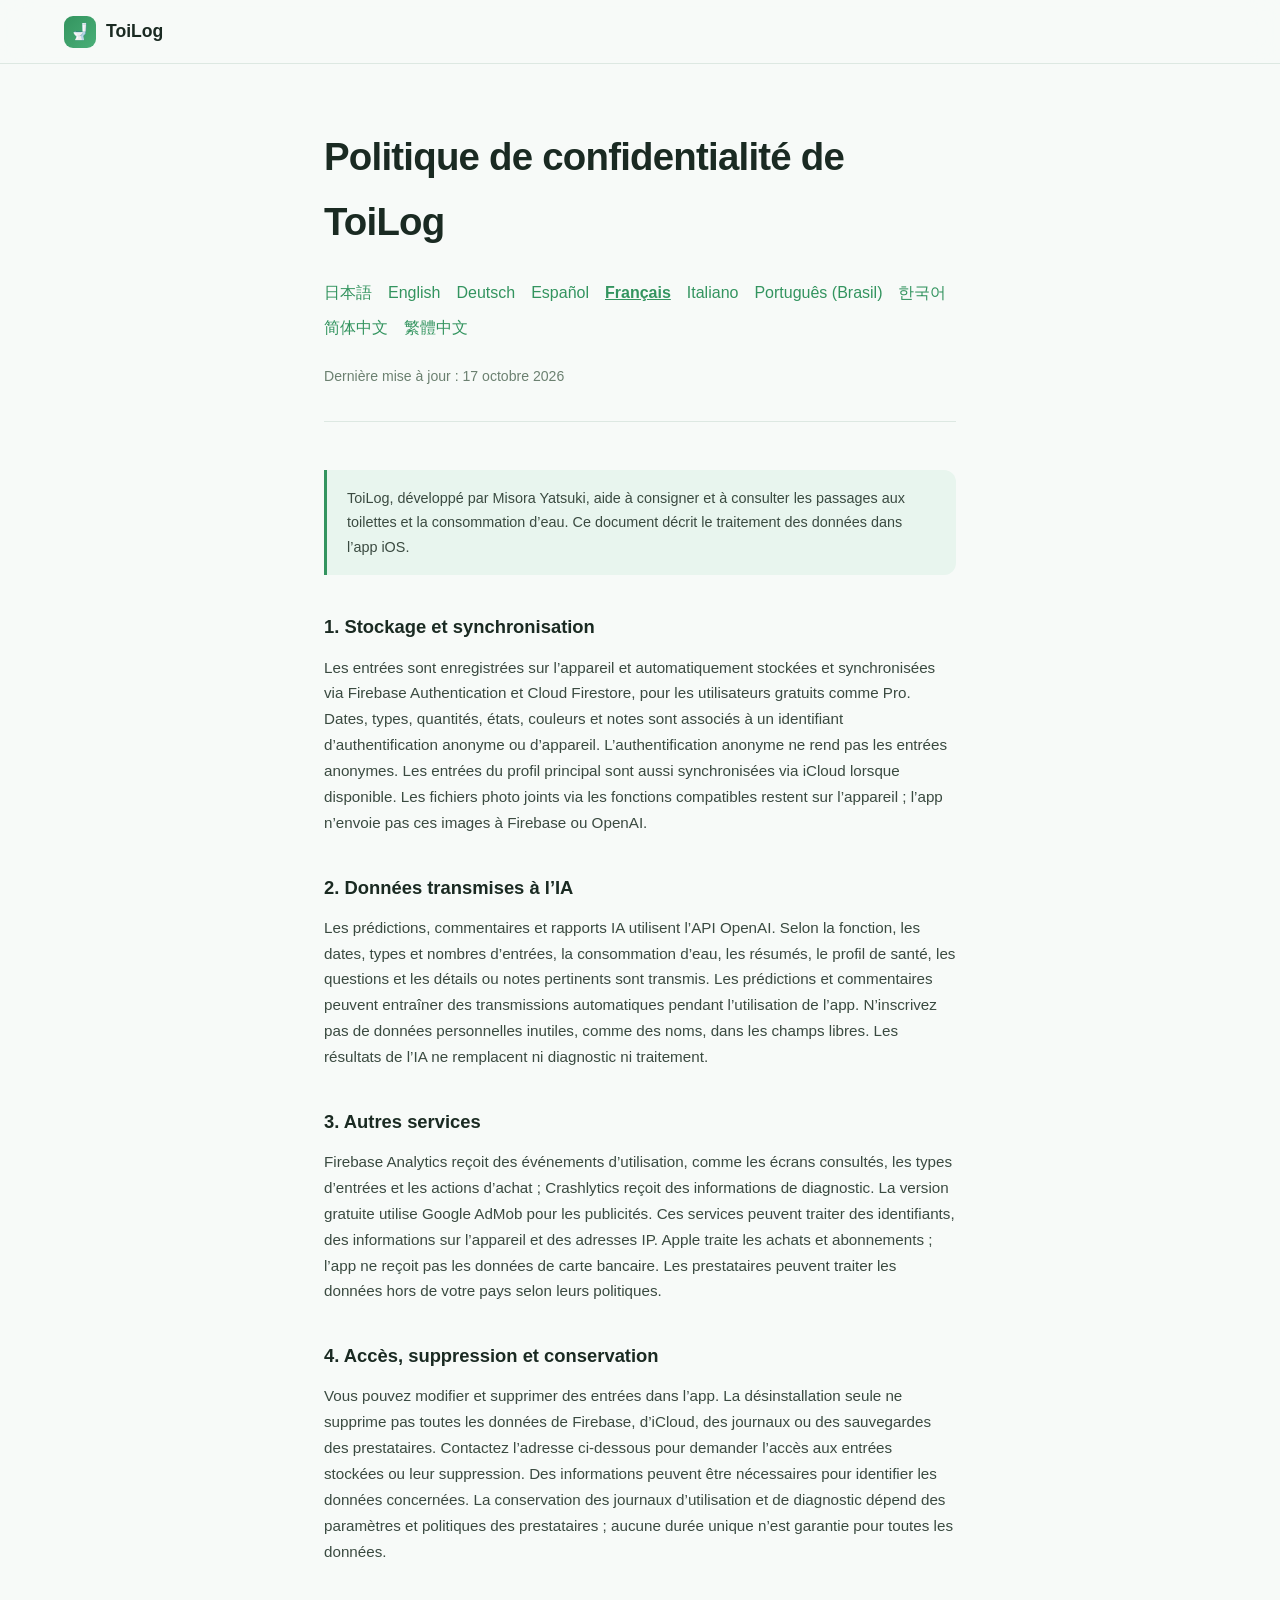
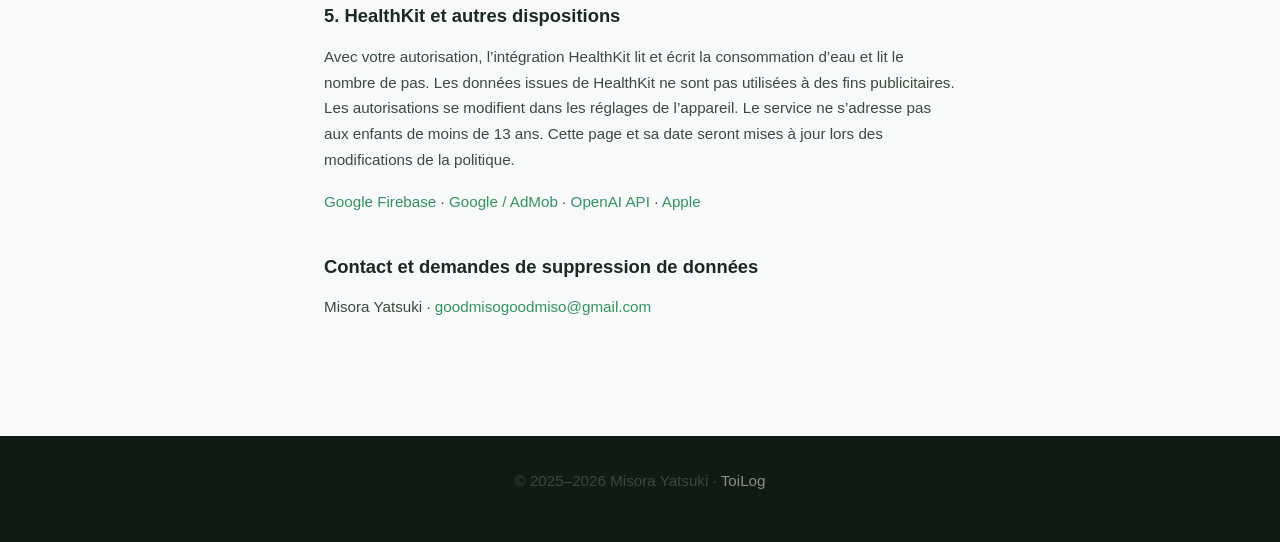
<file: privacy-fr.html>
<!DOCTYPE html>
<html lang="fr">
<head>
  <meta charset="UTF-8">
  <meta name="viewport" content="width=device-width, initial-scale=1.0">
  <title>Politique de confidentialité de ToiLog</title>
  <meta name="description" content="Les entrées sont stockées sur l’appareil et dans Firebase, et synchronisées via iCloud lorsque disponible. Les prédictions et commentaires IA transmettent des entrées et des informations du profil de santé à OpenAI, parfois automatiquement.">
  <style>
    *, *::before, *::after { box-sizing: border-box; margin: 0; padding: 0; }
    :root {
      --green: #33945f; --green-light: #e8f5ee; --green-mid: #4aaf78;
      --bg: #f7faf8; --surface: #ffffff; --text: #1a2a22;
      --muted: #6b8070; --border: #dde8e2; --radius: 18px;
    }
    body { font-family: 'Inter', -apple-system, sans-serif; background: var(--bg); color: var(--text); line-height: 1.7; -webkit-font-smoothing: antialiased; }
    nav {
      position: sticky; top: 0; z-index: 100;
      background: rgba(247,250,248,.9); backdrop-filter: blur(16px);
      border-bottom: 1px solid var(--border);
      padding: 0 5vw; display: flex; align-items: center; height: 64px; gap: 16px;
    }
    .nav-logo {
      display: flex; align-items: center; gap: 10px;
      font-weight: 700; font-size: 1.1rem; color: var(--text); text-decoration: none;
    }
    .nav-logo-icon {
      width: 32px; height: 32px; border-radius: 9px;
      background: linear-gradient(135deg, var(--green), var(--green-mid));
      display: flex; align-items: center; justify-content: center; font-size: 1rem;
    }
    .nav-back { color: var(--muted); text-decoration: none; font-size: .9rem; margin-left: auto; }
    .nav-back:hover { color: var(--green); }
    main { max-width: 760px; margin: 0 auto; padding: 60px 5vw 100px; }
    .page-eyebrow { color: var(--green); font-size: .8rem; font-weight: 700; letter-spacing: .1em; text-transform: uppercase; margin-bottom: 12px; }
    h1 { font-size: clamp(1.8rem, 4vw, 2.4rem); font-weight: 800; letter-spacing: -.02em; margin-bottom: 8px; }
    .updated { color: var(--muted); font-size: .88rem; margin-bottom: 48px; padding-bottom: 32px; border-bottom: 1px solid var(--border); }
    h2 { font-size: 1.15rem; font-weight: 700; margin: 36px 0 12px; }
    p { color: #3a4a40; margin-bottom: 16px; font-size: .95rem; }
    ul { margin: 0 0 16px 20px; }
    li { color: #3a4a40; font-size: .95rem; margin-bottom: 8px; }
    a { color: var(--green); text-decoration: none; }
    a:hover { text-decoration: underline; }
    .notice {
      background: var(--green-light); border-left: 3px solid var(--green);
      border-radius: 0 12px 12px 0; padding: 16px 20px; margin: 24px 0; font-size: .9rem;
    }
    footer {
      background: #0f1c14; color: rgba(255,255,255,.5);
      padding: 32px 5vw; text-align: center; font-size: .85rem;
    }
    footer a { color: rgba(255,255,255,.5); text-decoration: none; }
    footer a:hover { color: #4aaf78; }
.language-nav {display:flex;flex-wrap:wrap;gap:8px 16px;margin:24px 0;} .language-nav [aria-current] {font-weight:700;text-decoration:underline;} p, a {overflow-wrap:anywhere;}</style>
</head>
<body>
<nav><a href="index.html" class="nav-logo"><span class="nav-logo-icon">🚽</span>ToiLog</a></nav>
<main>
  <h1>Politique de confidentialité de ToiLog</h1>
  <div class="language-nav" aria-label="Language"><a href="privacy.html" lang="ja" hreflang="ja">日本語</a>
<a href="privacy-en.html" lang="en" hreflang="en">English</a>
<a href="privacy-de.html" lang="de" hreflang="de">Deutsch</a>
<a href="privacy-es.html" lang="es" hreflang="es">Español</a>
<a href="privacy-fr.html" lang="fr" hreflang="fr" aria-current="page">Français</a>
<a href="privacy-it.html" lang="it" hreflang="it">Italiano</a>
<a href="privacy-pt-BR.html" lang="pt-BR" hreflang="pt-BR">Português (Brasil)</a>
<a href="privacy-ko.html" lang="ko" hreflang="ko">한국어</a>
<a href="privacy-zh-Hans.html" lang="zh-Hans" hreflang="zh-Hans">简体中文</a>
<a href="privacy-zh-Hant.html" lang="zh-Hant" hreflang="zh-Hant">繁體中文</a></div>
  <p class="updated">Dernière mise à jour : 17 octobre 2026</p>
  <p class="notice">ToiLog, développé par Misora Yatsuki, aide à consigner et à consulter les passages aux toilettes et la consommation d’eau. Ce document décrit le traitement des données dans l’app iOS.</p>
  <section><h2>1. Stockage et synchronisation</h2><p>Les entrées sont enregistrées sur l’appareil et automatiquement stockées et synchronisées via Firebase Authentication et Cloud Firestore, pour les utilisateurs gratuits comme Pro. Dates, types, quantités, états, couleurs et notes sont associés à un identifiant d’authentification anonyme ou d’appareil. L’authentification anonyme ne rend pas les entrées anonymes. Les entrées du profil principal sont aussi synchronisées via iCloud lorsque disponible. Les fichiers photo joints via les fonctions compatibles restent sur l’appareil ; l’app n’envoie pas ces images à Firebase ou OpenAI.</p></section>
<section><h2>2. Données transmises à l’IA</h2><p>Les prédictions, commentaires et rapports IA utilisent l’API OpenAI. Selon la fonction, les dates, types et nombres d’entrées, la consommation d’eau, les résumés, le profil de santé, les questions et les détails ou notes pertinents sont transmis. Les prédictions et commentaires peuvent entraîner des transmissions automatiques pendant l’utilisation de l’app. N’inscrivez pas de données personnelles inutiles, comme des noms, dans les champs libres. Les résultats de l’IA ne remplacent ni diagnostic ni traitement.</p></section>
<section><h2>3. Autres services</h2><p>Firebase Analytics reçoit des événements d’utilisation, comme les écrans consultés, les types d’entrées et les actions d’achat ; Crashlytics reçoit des informations de diagnostic. La version gratuite utilise Google AdMob pour les publicités. Ces services peuvent traiter des identifiants, des informations sur l’appareil et des adresses IP. Apple traite les achats et abonnements ; l’app ne reçoit pas les données de carte bancaire. Les prestataires peuvent traiter les données hors de votre pays selon leurs politiques.</p></section>
<section><h2>4. Accès, suppression et conservation</h2><p>Vous pouvez modifier et supprimer des entrées dans l’app. La désinstallation seule ne supprime pas toutes les données de Firebase, d’iCloud, des journaux ou des sauvegardes des prestataires. Contactez l’adresse ci-dessous pour demander l’accès aux entrées stockées ou leur suppression. Des informations peuvent être nécessaires pour identifier les données concernées. La conservation des journaux d’utilisation et de diagnostic dépend des paramètres et politiques des prestataires ; aucune durée unique n’est garantie pour toutes les données.</p></section>
<section><h2>5. HealthKit et autres dispositions</h2><p>Avec votre autorisation, l’intégration HealthKit lit et écrit la consommation d’eau et lit le nombre de pas. Les données issues de HealthKit ne sont pas utilisées à des fins publicitaires. Les autorisations se modifient dans les réglages de l’appareil. Le service ne s’adresse pas aux enfants de moins de 13 ans. Cette page et sa date seront mises à jour lors des modifications de la politique.</p></section>
  <p><a href="https://firebase.google.com/support/privacy">Google Firebase</a> ·
  <a href="https://policies.google.com/privacy">Google / AdMob</a> ·
  <a href="https://platform.openai.com/docs/guides/your-data">OpenAI API</a> ·
  <a href="https://www.apple.com/legal/privacy/">Apple</a></p>
  <h2>Contact et demandes de suppression de données</h2>
  <p>Misora Yatsuki · <a href="mailto:goodmisogoodmiso@gmail.com">goodmisogoodmiso@gmail.com</a></p>
</main>
<footer><p>© 2025–2026 Misora Yatsuki · <a href="index.html">ToiLog</a></p></footer>
</body></html>
</file>
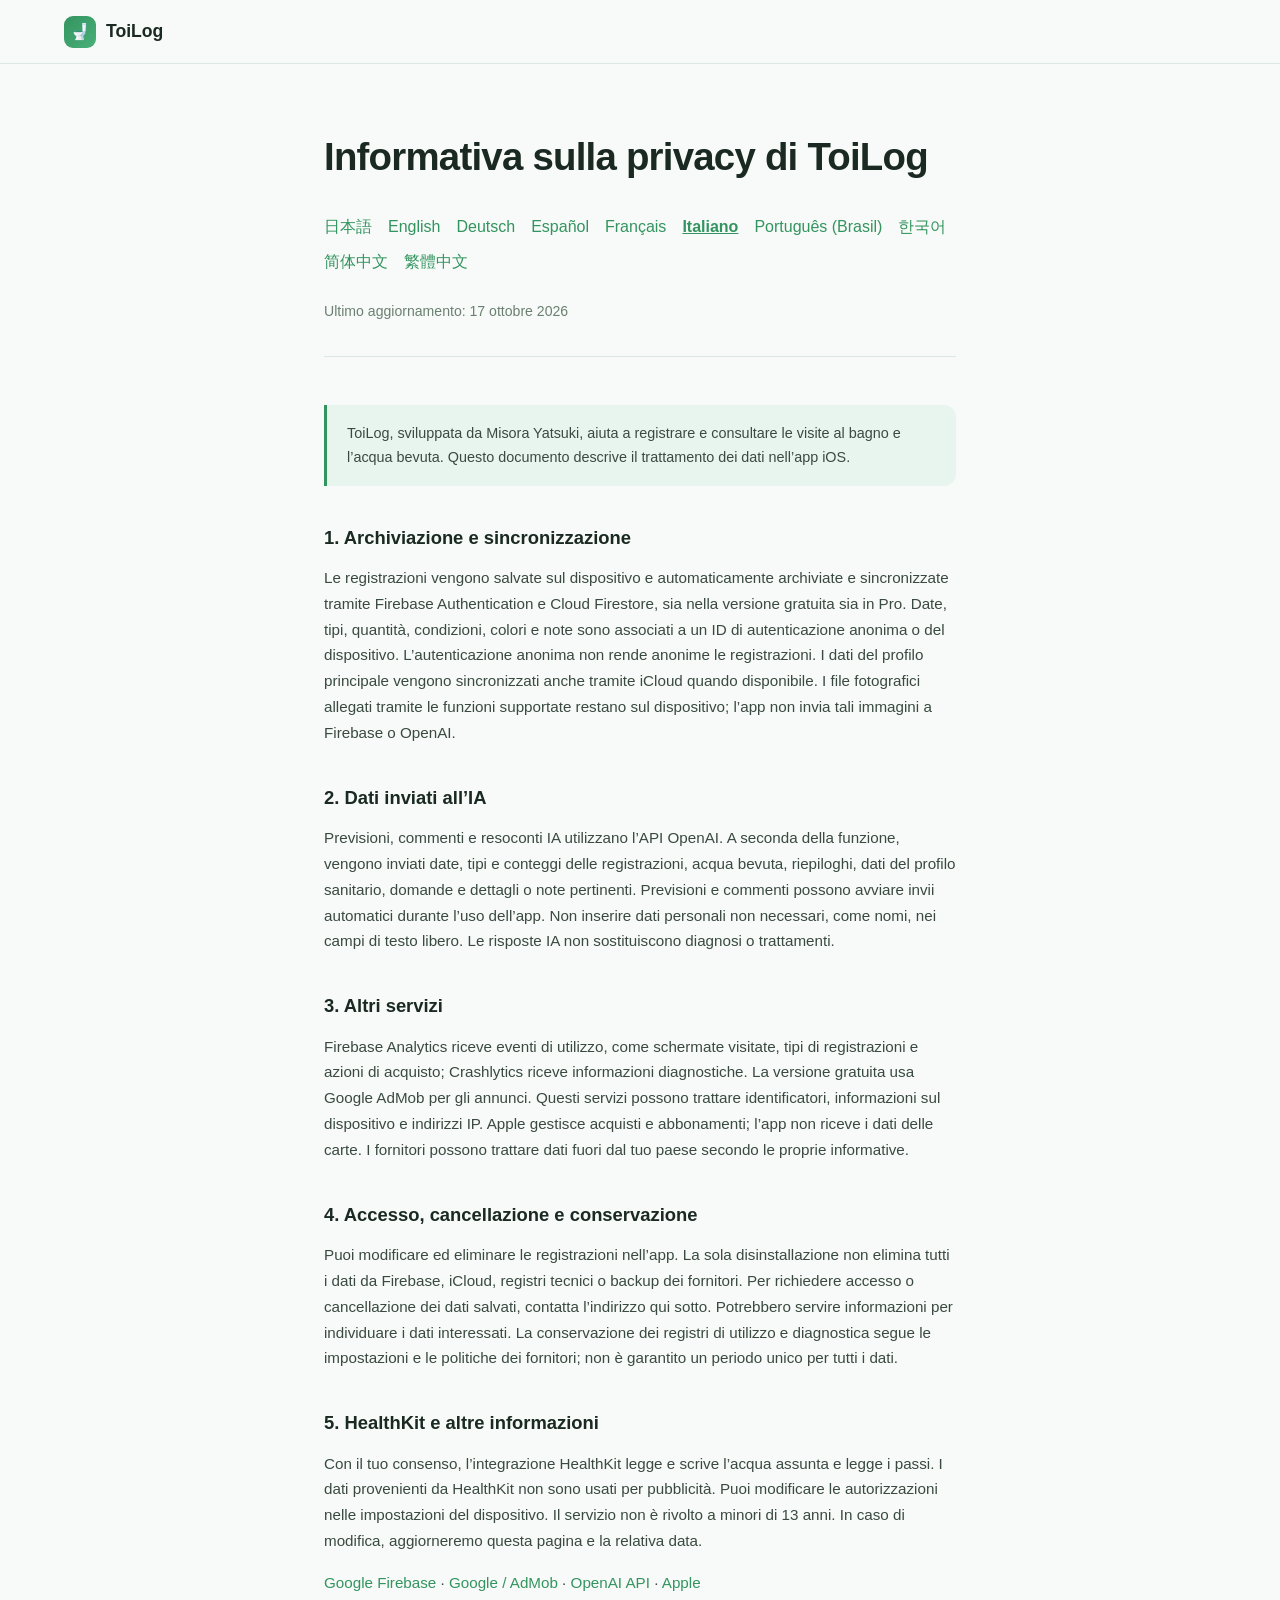
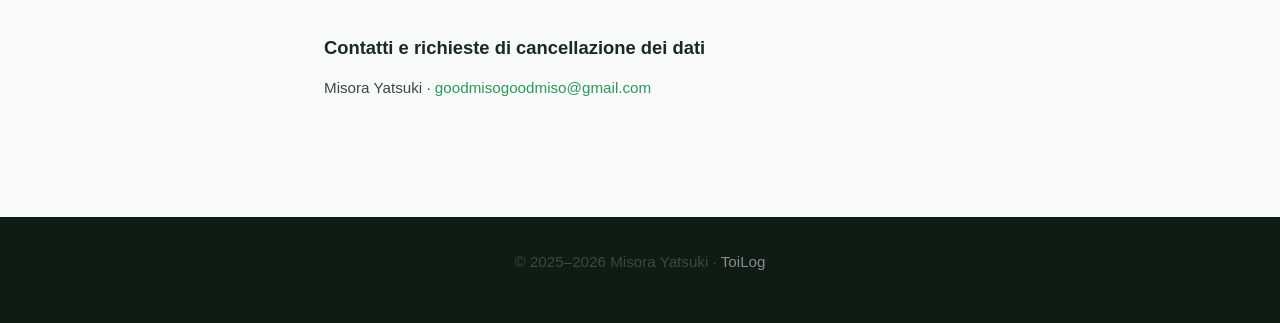
<file: privacy-it.html>
<!DOCTYPE html>
<html lang="it">
<head>
  <meta charset="UTF-8">
  <meta name="viewport" content="width=device-width, initial-scale=1.0">
  <title>Informativa sulla privacy di ToiLog</title>
  <meta name="description" content="Le registrazioni sono salvate sul dispositivo e in Firebase e sincronizzate tramite iCloud quando disponibile. Previsioni e commenti IA inviano registrazioni e dati del profilo sanitario a OpenAI. L’invio può essere automatico.">
  <style>
    *, *::before, *::after { box-sizing: border-box; margin: 0; padding: 0; }
    :root {
      --green: #33945f; --green-light: #e8f5ee; --green-mid: #4aaf78;
      --bg: #f7faf8; --surface: #ffffff; --text: #1a2a22;
      --muted: #6b8070; --border: #dde8e2; --radius: 18px;
    }
    body { font-family: 'Inter', -apple-system, sans-serif; background: var(--bg); color: var(--text); line-height: 1.7; -webkit-font-smoothing: antialiased; }
    nav {
      position: sticky; top: 0; z-index: 100;
      background: rgba(247,250,248,.9); backdrop-filter: blur(16px);
      border-bottom: 1px solid var(--border);
      padding: 0 5vw; display: flex; align-items: center; height: 64px; gap: 16px;
    }
    .nav-logo {
      display: flex; align-items: center; gap: 10px;
      font-weight: 700; font-size: 1.1rem; color: var(--text); text-decoration: none;
    }
    .nav-logo-icon {
      width: 32px; height: 32px; border-radius: 9px;
      background: linear-gradient(135deg, var(--green), var(--green-mid));
      display: flex; align-items: center; justify-content: center; font-size: 1rem;
    }
    .nav-back { color: var(--muted); text-decoration: none; font-size: .9rem; margin-left: auto; }
    .nav-back:hover { color: var(--green); }
    main { max-width: 760px; margin: 0 auto; padding: 60px 5vw 100px; }
    .page-eyebrow { color: var(--green); font-size: .8rem; font-weight: 700; letter-spacing: .1em; text-transform: uppercase; margin-bottom: 12px; }
    h1 { font-size: clamp(1.8rem, 4vw, 2.4rem); font-weight: 800; letter-spacing: -.02em; margin-bottom: 8px; }
    .updated { color: var(--muted); font-size: .88rem; margin-bottom: 48px; padding-bottom: 32px; border-bottom: 1px solid var(--border); }
    h2 { font-size: 1.15rem; font-weight: 700; margin: 36px 0 12px; }
    p { color: #3a4a40; margin-bottom: 16px; font-size: .95rem; }
    ul { margin: 0 0 16px 20px; }
    li { color: #3a4a40; font-size: .95rem; margin-bottom: 8px; }
    a { color: var(--green); text-decoration: none; }
    a:hover { text-decoration: underline; }
    .notice {
      background: var(--green-light); border-left: 3px solid var(--green);
      border-radius: 0 12px 12px 0; padding: 16px 20px; margin: 24px 0; font-size: .9rem;
    }
    footer {
      background: #0f1c14; color: rgba(255,255,255,.5);
      padding: 32px 5vw; text-align: center; font-size: .85rem;
    }
    footer a { color: rgba(255,255,255,.5); text-decoration: none; }
    footer a:hover { color: #4aaf78; }
.language-nav {display:flex;flex-wrap:wrap;gap:8px 16px;margin:24px 0;} .language-nav [aria-current] {font-weight:700;text-decoration:underline;} p, a {overflow-wrap:anywhere;}</style>
</head>
<body>
<nav><a href="index.html" class="nav-logo"><span class="nav-logo-icon">🚽</span>ToiLog</a></nav>
<main>
  <h1>Informativa sulla privacy di ToiLog</h1>
  <div class="language-nav" aria-label="Language"><a href="privacy.html" lang="ja" hreflang="ja">日本語</a>
<a href="privacy-en.html" lang="en" hreflang="en">English</a>
<a href="privacy-de.html" lang="de" hreflang="de">Deutsch</a>
<a href="privacy-es.html" lang="es" hreflang="es">Español</a>
<a href="privacy-fr.html" lang="fr" hreflang="fr">Français</a>
<a href="privacy-it.html" lang="it" hreflang="it" aria-current="page">Italiano</a>
<a href="privacy-pt-BR.html" lang="pt-BR" hreflang="pt-BR">Português (Brasil)</a>
<a href="privacy-ko.html" lang="ko" hreflang="ko">한국어</a>
<a href="privacy-zh-Hans.html" lang="zh-Hans" hreflang="zh-Hans">简体中文</a>
<a href="privacy-zh-Hant.html" lang="zh-Hant" hreflang="zh-Hant">繁體中文</a></div>
  <p class="updated">Ultimo aggiornamento: 17 ottobre 2026</p>
  <p class="notice">ToiLog, sviluppata da Misora Yatsuki, aiuta a registrare e consultare le visite al bagno e l’acqua bevuta. Questo documento descrive il trattamento dei dati nell’app iOS.</p>
  <section><h2>1. Archiviazione e sincronizzazione</h2><p>Le registrazioni vengono salvate sul dispositivo e automaticamente archiviate e sincronizzate tramite Firebase Authentication e Cloud Firestore, sia nella versione gratuita sia in Pro. Date, tipi, quantità, condizioni, colori e note sono associati a un ID di autenticazione anonima o del dispositivo. L’autenticazione anonima non rende anonime le registrazioni. I dati del profilo principale vengono sincronizzati anche tramite iCloud quando disponibile. I file fotografici allegati tramite le funzioni supportate restano sul dispositivo; l’app non invia tali immagini a Firebase o OpenAI.</p></section>
<section><h2>2. Dati inviati all’IA</h2><p>Previsioni, commenti e resoconti IA utilizzano l’API OpenAI. A seconda della funzione, vengono inviati date, tipi e conteggi delle registrazioni, acqua bevuta, riepiloghi, dati del profilo sanitario, domande e dettagli o note pertinenti. Previsioni e commenti possono avviare invii automatici durante l’uso dell’app. Non inserire dati personali non necessari, come nomi, nei campi di testo libero. Le risposte IA non sostituiscono diagnosi o trattamenti.</p></section>
<section><h2>3. Altri servizi</h2><p>Firebase Analytics riceve eventi di utilizzo, come schermate visitate, tipi di registrazioni e azioni di acquisto; Crashlytics riceve informazioni diagnostiche. La versione gratuita usa Google AdMob per gli annunci. Questi servizi possono trattare identificatori, informazioni sul dispositivo e indirizzi IP. Apple gestisce acquisti e abbonamenti; l’app non riceve i dati delle carte. I fornitori possono trattare dati fuori dal tuo paese secondo le proprie informative.</p></section>
<section><h2>4. Accesso, cancellazione e conservazione</h2><p>Puoi modificare ed eliminare le registrazioni nell’app. La sola disinstallazione non elimina tutti i dati da Firebase, iCloud, registri tecnici o backup dei fornitori. Per richiedere accesso o cancellazione dei dati salvati, contatta l’indirizzo qui sotto. Potrebbero servire informazioni per individuare i dati interessati. La conservazione dei registri di utilizzo e diagnostica segue le impostazioni e le politiche dei fornitori; non è garantito un periodo unico per tutti i dati.</p></section>
<section><h2>5. HealthKit e altre informazioni</h2><p>Con il tuo consenso, l’integrazione HealthKit legge e scrive l’acqua assunta e legge i passi. I dati provenienti da HealthKit non sono usati per pubblicità. Puoi modificare le autorizzazioni nelle impostazioni del dispositivo. Il servizio non è rivolto a minori di 13 anni. In caso di modifica, aggiorneremo questa pagina e la relativa data.</p></section>
  <p><a href="https://firebase.google.com/support/privacy">Google Firebase</a> ·
  <a href="https://policies.google.com/privacy">Google / AdMob</a> ·
  <a href="https://platform.openai.com/docs/guides/your-data">OpenAI API</a> ·
  <a href="https://www.apple.com/legal/privacy/">Apple</a></p>
  <h2>Contatti e richieste di cancellazione dei dati</h2>
  <p>Misora Yatsuki · <a href="mailto:goodmisogoodmiso@gmail.com">goodmisogoodmiso@gmail.com</a></p>
</main>
<footer><p>© 2025–2026 Misora Yatsuki · <a href="index.html">ToiLog</a></p></footer>
</body></html>
</file>
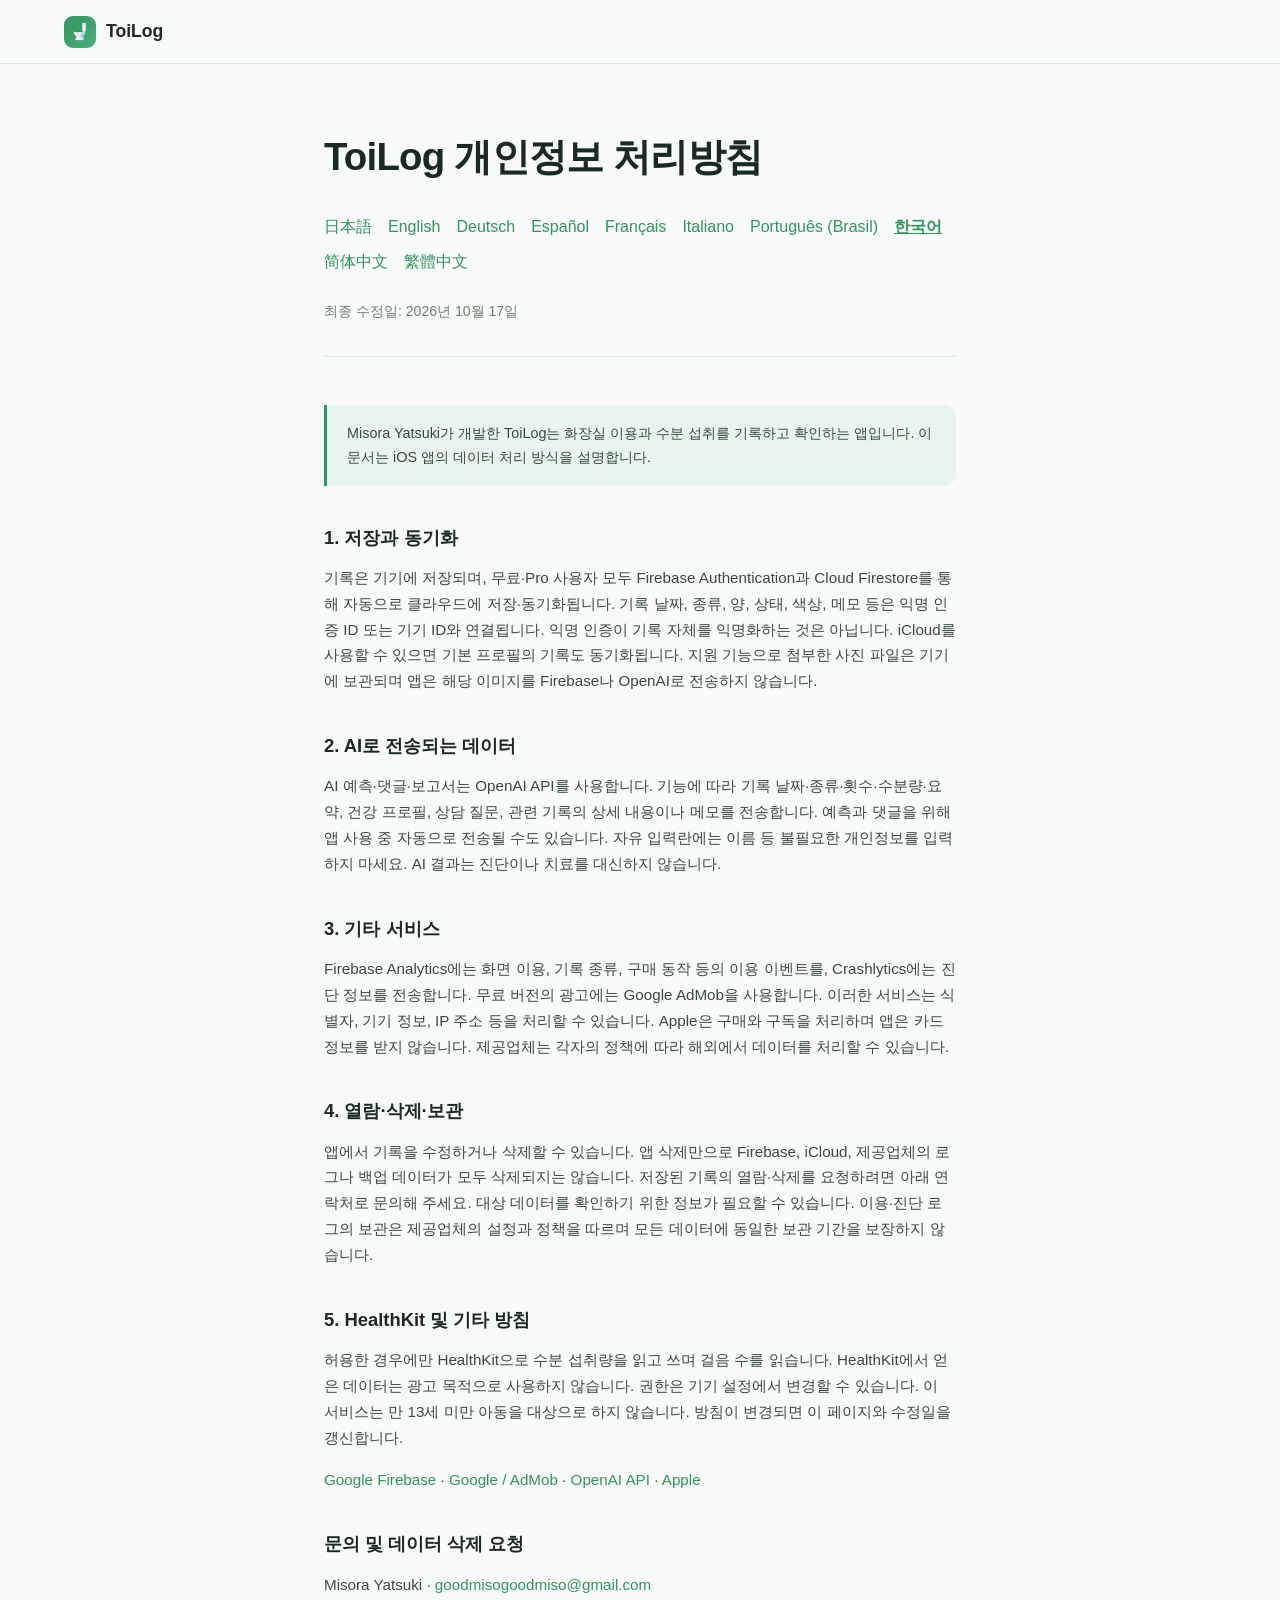
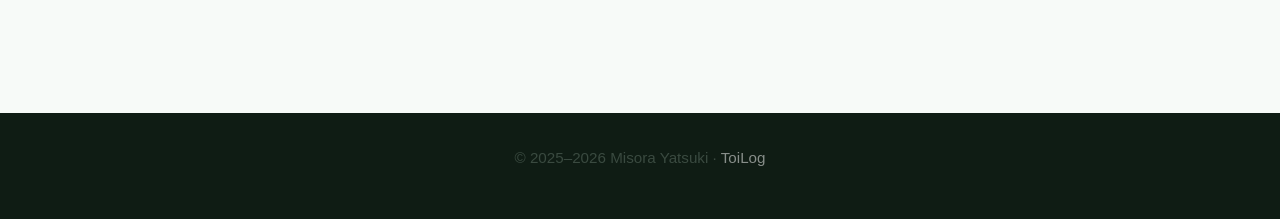
<file: privacy-ko.html>
<!DOCTYPE html>
<html lang="ko">
<head>
  <meta charset="UTF-8">
  <meta name="viewport" content="width=device-width, initial-scale=1.0">
  <title>ToiLog 개인정보 처리방침</title>
  <meta name="description" content="기록은 기기와 Firebase에 저장되며, 사용 가능한 경우 iCloud로도 동기화됩니다. AI 예측과 댓글은 기록 및 건강 프로필 등을 OpenAI로 전송합니다. 자동으로 전송될 수도 있습니다.">
  <style>
    *, *::before, *::after { box-sizing: border-box; margin: 0; padding: 0; }
    :root {
      --green: #33945f; --green-light: #e8f5ee; --green-mid: #4aaf78;
      --bg: #f7faf8; --surface: #ffffff; --text: #1a2a22;
      --muted: #6b8070; --border: #dde8e2; --radius: 18px;
    }
    body { font-family: 'Inter', -apple-system, sans-serif; background: var(--bg); color: var(--text); line-height: 1.7; -webkit-font-smoothing: antialiased; }
    nav {
      position: sticky; top: 0; z-index: 100;
      background: rgba(247,250,248,.9); backdrop-filter: blur(16px);
      border-bottom: 1px solid var(--border);
      padding: 0 5vw; display: flex; align-items: center; height: 64px; gap: 16px;
    }
    .nav-logo {
      display: flex; align-items: center; gap: 10px;
      font-weight: 700; font-size: 1.1rem; color: var(--text); text-decoration: none;
    }
    .nav-logo-icon {
      width: 32px; height: 32px; border-radius: 9px;
      background: linear-gradient(135deg, var(--green), var(--green-mid));
      display: flex; align-items: center; justify-content: center; font-size: 1rem;
    }
    .nav-back { color: var(--muted); text-decoration: none; font-size: .9rem; margin-left: auto; }
    .nav-back:hover { color: var(--green); }
    main { max-width: 760px; margin: 0 auto; padding: 60px 5vw 100px; }
    .page-eyebrow { color: var(--green); font-size: .8rem; font-weight: 700; letter-spacing: .1em; text-transform: uppercase; margin-bottom: 12px; }
    h1 { font-size: clamp(1.8rem, 4vw, 2.4rem); font-weight: 800; letter-spacing: -.02em; margin-bottom: 8px; }
    .updated { color: var(--muted); font-size: .88rem; margin-bottom: 48px; padding-bottom: 32px; border-bottom: 1px solid var(--border); }
    h2 { font-size: 1.15rem; font-weight: 700; margin: 36px 0 12px; }
    p { color: #3a4a40; margin-bottom: 16px; font-size: .95rem; }
    ul { margin: 0 0 16px 20px; }
    li { color: #3a4a40; font-size: .95rem; margin-bottom: 8px; }
    a { color: var(--green); text-decoration: none; }
    a:hover { text-decoration: underline; }
    .notice {
      background: var(--green-light); border-left: 3px solid var(--green);
      border-radius: 0 12px 12px 0; padding: 16px 20px; margin: 24px 0; font-size: .9rem;
    }
    footer {
      background: #0f1c14; color: rgba(255,255,255,.5);
      padding: 32px 5vw; text-align: center; font-size: .85rem;
    }
    footer a { color: rgba(255,255,255,.5); text-decoration: none; }
    footer a:hover { color: #4aaf78; }
.language-nav {display:flex;flex-wrap:wrap;gap:8px 16px;margin:24px 0;} .language-nav [aria-current] {font-weight:700;text-decoration:underline;} p, a {overflow-wrap:anywhere;}</style>
</head>
<body>
<nav><a href="index.html" class="nav-logo"><span class="nav-logo-icon">🚽</span>ToiLog</a></nav>
<main>
  <h1>ToiLog 개인정보 처리방침</h1>
  <div class="language-nav" aria-label="Language"><a href="privacy.html" lang="ja" hreflang="ja">日本語</a>
<a href="privacy-en.html" lang="en" hreflang="en">English</a>
<a href="privacy-de.html" lang="de" hreflang="de">Deutsch</a>
<a href="privacy-es.html" lang="es" hreflang="es">Español</a>
<a href="privacy-fr.html" lang="fr" hreflang="fr">Français</a>
<a href="privacy-it.html" lang="it" hreflang="it">Italiano</a>
<a href="privacy-pt-BR.html" lang="pt-BR" hreflang="pt-BR">Português (Brasil)</a>
<a href="privacy-ko.html" lang="ko" hreflang="ko" aria-current="page">한국어</a>
<a href="privacy-zh-Hans.html" lang="zh-Hans" hreflang="zh-Hans">简体中文</a>
<a href="privacy-zh-Hant.html" lang="zh-Hant" hreflang="zh-Hant">繁體中文</a></div>
  <p class="updated">최종 수정일: 2026년 10월 17일</p>
  <p class="notice">Misora Yatsuki가 개발한 ToiLog는 화장실 이용과 수분 섭취를 기록하고 확인하는 앱입니다. 이 문서는 iOS 앱의 데이터 처리 방식을 설명합니다.</p>
  <section><h2>1. 저장과 동기화</h2><p>기록은 기기에 저장되며, 무료·Pro 사용자 모두 Firebase Authentication과 Cloud Firestore를 통해 자동으로 클라우드에 저장·동기화됩니다. 기록 날짜, 종류, 양, 상태, 색상, 메모 등은 익명 인증 ID 또는 기기 ID와 연결됩니다. 익명 인증이 기록 자체를 익명화하는 것은 아닙니다. iCloud를 사용할 수 있으면 기본 프로필의 기록도 동기화됩니다. 지원 기능으로 첨부한 사진 파일은 기기에 보관되며 앱은 해당 이미지를 Firebase나 OpenAI로 전송하지 않습니다.</p></section>
<section><h2>2. AI로 전송되는 데이터</h2><p>AI 예측·댓글·보고서는 OpenAI API를 사용합니다. 기능에 따라 기록 날짜·종류·횟수·수분량·요약, 건강 프로필, 상담 질문, 관련 기록의 상세 내용이나 메모를 전송합니다. 예측과 댓글을 위해 앱 사용 중 자동으로 전송될 수도 있습니다. 자유 입력란에는 이름 등 불필요한 개인정보를 입력하지 마세요. AI 결과는 진단이나 치료를 대신하지 않습니다.</p></section>
<section><h2>3. 기타 서비스</h2><p>Firebase Analytics에는 화면 이용, 기록 종류, 구매 동작 등의 이용 이벤트를, Crashlytics에는 진단 정보를 전송합니다. 무료 버전의 광고에는 Google AdMob을 사용합니다. 이러한 서비스는 식별자, 기기 정보, IP 주소 등을 처리할 수 있습니다. Apple은 구매와 구독을 처리하며 앱은 카드 정보를 받지 않습니다. 제공업체는 각자의 정책에 따라 해외에서 데이터를 처리할 수 있습니다.</p></section>
<section><h2>4. 열람·삭제·보관</h2><p>앱에서 기록을 수정하거나 삭제할 수 있습니다. 앱 삭제만으로 Firebase, iCloud, 제공업체의 로그나 백업 데이터가 모두 삭제되지는 않습니다. 저장된 기록의 열람·삭제를 요청하려면 아래 연락처로 문의해 주세요. 대상 데이터를 확인하기 위한 정보가 필요할 수 있습니다. 이용·진단 로그의 보관은 제공업체의 설정과 정책을 따르며 모든 데이터에 동일한 보관 기간을 보장하지 않습니다.</p></section>
<section><h2>5. HealthKit 및 기타 방침</h2><p>허용한 경우에만 HealthKit으로 수분 섭취량을 읽고 쓰며 걸음 수를 읽습니다. HealthKit에서 얻은 데이터는 광고 목적으로 사용하지 않습니다. 권한은 기기 설정에서 변경할 수 있습니다. 이 서비스는 만 13세 미만 아동을 대상으로 하지 않습니다. 방침이 변경되면 이 페이지와 수정일을 갱신합니다.</p></section>
  <p><a href="https://firebase.google.com/support/privacy">Google Firebase</a> ·
  <a href="https://policies.google.com/privacy">Google / AdMob</a> ·
  <a href="https://platform.openai.com/docs/guides/your-data">OpenAI API</a> ·
  <a href="https://www.apple.com/legal/privacy/">Apple</a></p>
  <h2>문의 및 데이터 삭제 요청</h2>
  <p>Misora Yatsuki · <a href="mailto:goodmisogoodmiso@gmail.com">goodmisogoodmiso@gmail.com</a></p>
</main>
<footer><p>© 2025–2026 Misora Yatsuki · <a href="index.html">ToiLog</a></p></footer>
</body></html>
</file>
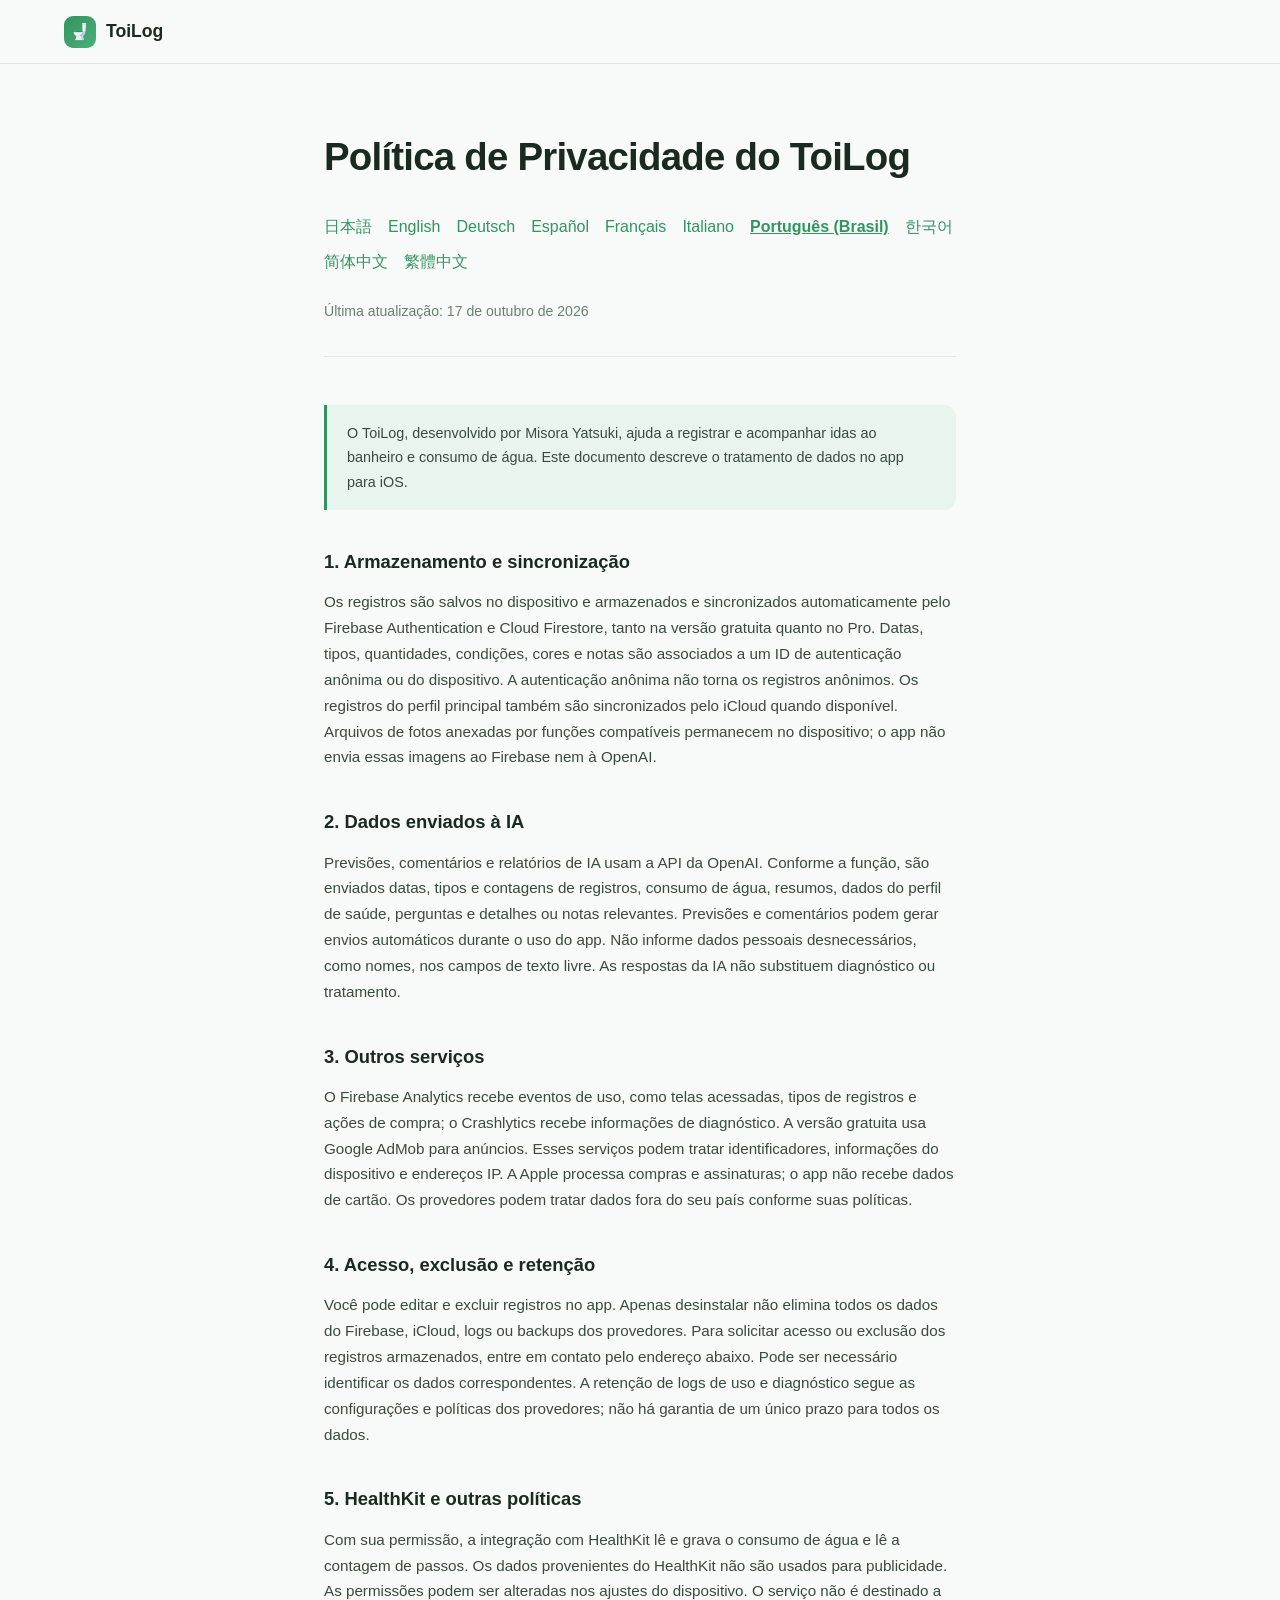
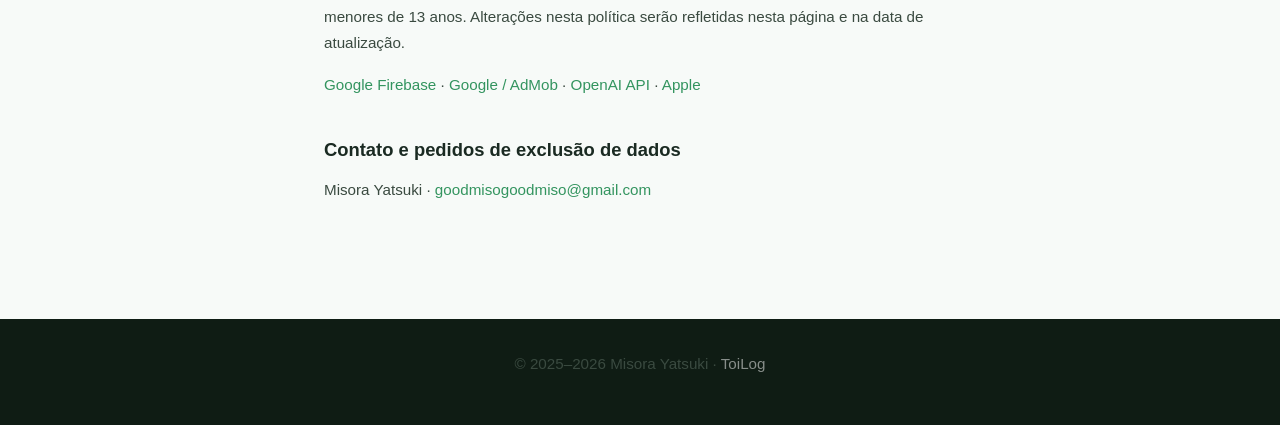
<file: privacy-pt-BR.html>
<!DOCTYPE html>
<html lang="pt-BR">
<head>
  <meta charset="UTF-8">
  <meta name="viewport" content="width=device-width, initial-scale=1.0">
  <title>Política de Privacidade do ToiLog</title>
  <meta name="description" content="Os registros são salvos no dispositivo e no Firebase e sincronizados pelo iCloud quando disponível. Previsões e comentários de IA enviam registros e dados do perfil de saúde à OpenAI. O envio pode ocorrer automaticamente.">
  <style>
    *, *::before, *::after { box-sizing: border-box; margin: 0; padding: 0; }
    :root {
      --green: #33945f; --green-light: #e8f5ee; --green-mid: #4aaf78;
      --bg: #f7faf8; --surface: #ffffff; --text: #1a2a22;
      --muted: #6b8070; --border: #dde8e2; --radius: 18px;
    }
    body { font-family: 'Inter', -apple-system, sans-serif; background: var(--bg); color: var(--text); line-height: 1.7; -webkit-font-smoothing: antialiased; }
    nav {
      position: sticky; top: 0; z-index: 100;
      background: rgba(247,250,248,.9); backdrop-filter: blur(16px);
      border-bottom: 1px solid var(--border);
      padding: 0 5vw; display: flex; align-items: center; height: 64px; gap: 16px;
    }
    .nav-logo {
      display: flex; align-items: center; gap: 10px;
      font-weight: 700; font-size: 1.1rem; color: var(--text); text-decoration: none;
    }
    .nav-logo-icon {
      width: 32px; height: 32px; border-radius: 9px;
      background: linear-gradient(135deg, var(--green), var(--green-mid));
      display: flex; align-items: center; justify-content: center; font-size: 1rem;
    }
    .nav-back { color: var(--muted); text-decoration: none; font-size: .9rem; margin-left: auto; }
    .nav-back:hover { color: var(--green); }
    main { max-width: 760px; margin: 0 auto; padding: 60px 5vw 100px; }
    .page-eyebrow { color: var(--green); font-size: .8rem; font-weight: 700; letter-spacing: .1em; text-transform: uppercase; margin-bottom: 12px; }
    h1 { font-size: clamp(1.8rem, 4vw, 2.4rem); font-weight: 800; letter-spacing: -.02em; margin-bottom: 8px; }
    .updated { color: var(--muted); font-size: .88rem; margin-bottom: 48px; padding-bottom: 32px; border-bottom: 1px solid var(--border); }
    h2 { font-size: 1.15rem; font-weight: 700; margin: 36px 0 12px; }
    p { color: #3a4a40; margin-bottom: 16px; font-size: .95rem; }
    ul { margin: 0 0 16px 20px; }
    li { color: #3a4a40; font-size: .95rem; margin-bottom: 8px; }
    a { color: var(--green); text-decoration: none; }
    a:hover { text-decoration: underline; }
    .notice {
      background: var(--green-light); border-left: 3px solid var(--green);
      border-radius: 0 12px 12px 0; padding: 16px 20px; margin: 24px 0; font-size: .9rem;
    }
    footer {
      background: #0f1c14; color: rgba(255,255,255,.5);
      padding: 32px 5vw; text-align: center; font-size: .85rem;
    }
    footer a { color: rgba(255,255,255,.5); text-decoration: none; }
    footer a:hover { color: #4aaf78; }
.language-nav {display:flex;flex-wrap:wrap;gap:8px 16px;margin:24px 0;} .language-nav [aria-current] {font-weight:700;text-decoration:underline;} p, a {overflow-wrap:anywhere;}</style>
</head>
<body>
<nav><a href="index.html" class="nav-logo"><span class="nav-logo-icon">🚽</span>ToiLog</a></nav>
<main>
  <h1>Política de Privacidade do ToiLog</h1>
  <div class="language-nav" aria-label="Language"><a href="privacy.html" lang="ja" hreflang="ja">日本語</a>
<a href="privacy-en.html" lang="en" hreflang="en">English</a>
<a href="privacy-de.html" lang="de" hreflang="de">Deutsch</a>
<a href="privacy-es.html" lang="es" hreflang="es">Español</a>
<a href="privacy-fr.html" lang="fr" hreflang="fr">Français</a>
<a href="privacy-it.html" lang="it" hreflang="it">Italiano</a>
<a href="privacy-pt-BR.html" lang="pt-BR" hreflang="pt-BR" aria-current="page">Português (Brasil)</a>
<a href="privacy-ko.html" lang="ko" hreflang="ko">한국어</a>
<a href="privacy-zh-Hans.html" lang="zh-Hans" hreflang="zh-Hans">简体中文</a>
<a href="privacy-zh-Hant.html" lang="zh-Hant" hreflang="zh-Hant">繁體中文</a></div>
  <p class="updated">Última atualização: 17 de outubro de 2026</p>
  <p class="notice">O ToiLog, desenvolvido por Misora Yatsuki, ajuda a registrar e acompanhar idas ao banheiro e consumo de água. Este documento descreve o tratamento de dados no app para iOS.</p>
  <section><h2>1. Armazenamento e sincronização</h2><p>Os registros são salvos no dispositivo e armazenados e sincronizados automaticamente pelo Firebase Authentication e Cloud Firestore, tanto na versão gratuita quanto no Pro. Datas, tipos, quantidades, condições, cores e notas são associados a um ID de autenticação anônima ou do dispositivo. A autenticação anônima não torna os registros anônimos. Os registros do perfil principal também são sincronizados pelo iCloud quando disponível. Arquivos de fotos anexadas por funções compatíveis permanecem no dispositivo; o app não envia essas imagens ao Firebase nem à OpenAI.</p></section>
<section><h2>2. Dados enviados à IA</h2><p>Previsões, comentários e relatórios de IA usam a API da OpenAI. Conforme a função, são enviados datas, tipos e contagens de registros, consumo de água, resumos, dados do perfil de saúde, perguntas e detalhes ou notas relevantes. Previsões e comentários podem gerar envios automáticos durante o uso do app. Não informe dados pessoais desnecessários, como nomes, nos campos de texto livre. As respostas da IA não substituem diagnóstico ou tratamento.</p></section>
<section><h2>3. Outros serviços</h2><p>O Firebase Analytics recebe eventos de uso, como telas acessadas, tipos de registros e ações de compra; o Crashlytics recebe informações de diagnóstico. A versão gratuita usa Google AdMob para anúncios. Esses serviços podem tratar identificadores, informações do dispositivo e endereços IP. A Apple processa compras e assinaturas; o app não recebe dados de cartão. Os provedores podem tratar dados fora do seu país conforme suas políticas.</p></section>
<section><h2>4. Acesso, exclusão e retenção</h2><p>Você pode editar e excluir registros no app. Apenas desinstalar não elimina todos os dados do Firebase, iCloud, logs ou backups dos provedores. Para solicitar acesso ou exclusão dos registros armazenados, entre em contato pelo endereço abaixo. Pode ser necessário identificar os dados correspondentes. A retenção de logs de uso e diagnóstico segue as configurações e políticas dos provedores; não há garantia de um único prazo para todos os dados.</p></section>
<section><h2>5. HealthKit e outras políticas</h2><p>Com sua permissão, a integração com HealthKit lê e grava o consumo de água e lê a contagem de passos. Os dados provenientes do HealthKit não são usados para publicidade. As permissões podem ser alteradas nos ajustes do dispositivo. O serviço não é destinado a menores de 13 anos. Alterações nesta política serão refletidas nesta página e na data de atualização.</p></section>
  <p><a href="https://firebase.google.com/support/privacy">Google Firebase</a> ·
  <a href="https://policies.google.com/privacy">Google / AdMob</a> ·
  <a href="https://platform.openai.com/docs/guides/your-data">OpenAI API</a> ·
  <a href="https://www.apple.com/legal/privacy/">Apple</a></p>
  <h2>Contato e pedidos de exclusão de dados</h2>
  <p>Misora Yatsuki · <a href="mailto:goodmisogoodmiso@gmail.com">goodmisogoodmiso@gmail.com</a></p>
</main>
<footer><p>© 2025–2026 Misora Yatsuki · <a href="index.html">ToiLog</a></p></footer>
</body></html>
</file>
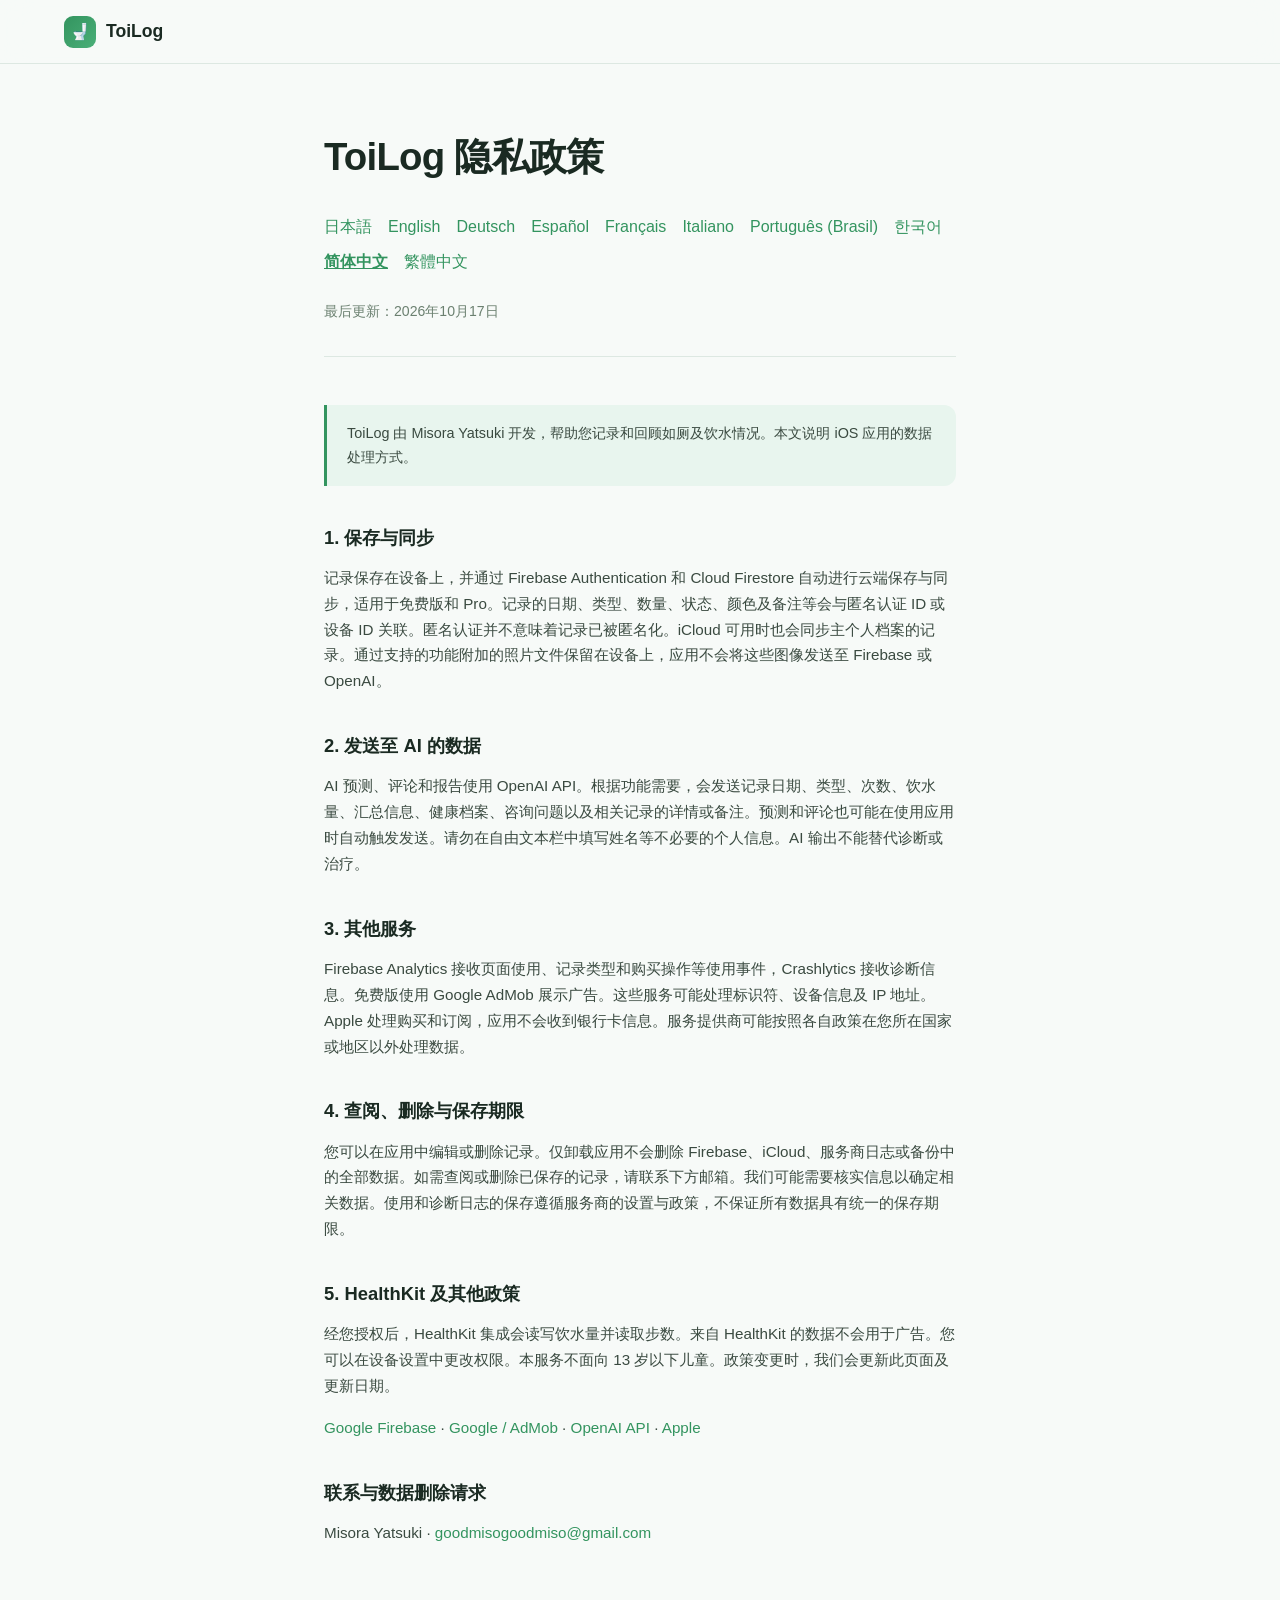
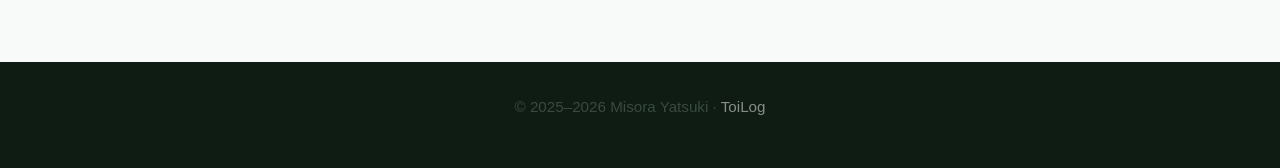
<file: privacy-zh-Hans.html>
<!DOCTYPE html>
<html lang="zh-Hans">
<head>
  <meta charset="UTF-8">
  <meta name="viewport" content="width=device-width, initial-scale=1.0">
  <title>ToiLog 隐私政策</title>
  <meta name="description" content="记录保存在设备和 Firebase 中，并在 iCloud 可用时进行同步。 AI 预测和评论会将记录、健康档案等发送至 OpenAI，也可能自动发送。">
  <style>
    *, *::before, *::after { box-sizing: border-box; margin: 0; padding: 0; }
    :root {
      --green: #33945f; --green-light: #e8f5ee; --green-mid: #4aaf78;
      --bg: #f7faf8; --surface: #ffffff; --text: #1a2a22;
      --muted: #6b8070; --border: #dde8e2; --radius: 18px;
    }
    body { font-family: 'Inter', -apple-system, sans-serif; background: var(--bg); color: var(--text); line-height: 1.7; -webkit-font-smoothing: antialiased; }
    nav {
      position: sticky; top: 0; z-index: 100;
      background: rgba(247,250,248,.9); backdrop-filter: blur(16px);
      border-bottom: 1px solid var(--border);
      padding: 0 5vw; display: flex; align-items: center; height: 64px; gap: 16px;
    }
    .nav-logo {
      display: flex; align-items: center; gap: 10px;
      font-weight: 700; font-size: 1.1rem; color: var(--text); text-decoration: none;
    }
    .nav-logo-icon {
      width: 32px; height: 32px; border-radius: 9px;
      background: linear-gradient(135deg, var(--green), var(--green-mid));
      display: flex; align-items: center; justify-content: center; font-size: 1rem;
    }
    .nav-back { color: var(--muted); text-decoration: none; font-size: .9rem; margin-left: auto; }
    .nav-back:hover { color: var(--green); }
    main { max-width: 760px; margin: 0 auto; padding: 60px 5vw 100px; }
    .page-eyebrow { color: var(--green); font-size: .8rem; font-weight: 700; letter-spacing: .1em; text-transform: uppercase; margin-bottom: 12px; }
    h1 { font-size: clamp(1.8rem, 4vw, 2.4rem); font-weight: 800; letter-spacing: -.02em; margin-bottom: 8px; }
    .updated { color: var(--muted); font-size: .88rem; margin-bottom: 48px; padding-bottom: 32px; border-bottom: 1px solid var(--border); }
    h2 { font-size: 1.15rem; font-weight: 700; margin: 36px 0 12px; }
    p { color: #3a4a40; margin-bottom: 16px; font-size: .95rem; }
    ul { margin: 0 0 16px 20px; }
    li { color: #3a4a40; font-size: .95rem; margin-bottom: 8px; }
    a { color: var(--green); text-decoration: none; }
    a:hover { text-decoration: underline; }
    .notice {
      background: var(--green-light); border-left: 3px solid var(--green);
      border-radius: 0 12px 12px 0; padding: 16px 20px; margin: 24px 0; font-size: .9rem;
    }
    footer {
      background: #0f1c14; color: rgba(255,255,255,.5);
      padding: 32px 5vw; text-align: center; font-size: .85rem;
    }
    footer a { color: rgba(255,255,255,.5); text-decoration: none; }
    footer a:hover { color: #4aaf78; }
.language-nav {display:flex;flex-wrap:wrap;gap:8px 16px;margin:24px 0;} .language-nav [aria-current] {font-weight:700;text-decoration:underline;} p, a {overflow-wrap:anywhere;}</style>
</head>
<body>
<nav><a href="index.html" class="nav-logo"><span class="nav-logo-icon">🚽</span>ToiLog</a></nav>
<main>
  <h1>ToiLog 隐私政策</h1>
  <div class="language-nav" aria-label="Language"><a href="privacy.html" lang="ja" hreflang="ja">日本語</a>
<a href="privacy-en.html" lang="en" hreflang="en">English</a>
<a href="privacy-de.html" lang="de" hreflang="de">Deutsch</a>
<a href="privacy-es.html" lang="es" hreflang="es">Español</a>
<a href="privacy-fr.html" lang="fr" hreflang="fr">Français</a>
<a href="privacy-it.html" lang="it" hreflang="it">Italiano</a>
<a href="privacy-pt-BR.html" lang="pt-BR" hreflang="pt-BR">Português (Brasil)</a>
<a href="privacy-ko.html" lang="ko" hreflang="ko">한국어</a>
<a href="privacy-zh-Hans.html" lang="zh-Hans" hreflang="zh-Hans" aria-current="page">简体中文</a>
<a href="privacy-zh-Hant.html" lang="zh-Hant" hreflang="zh-Hant">繁體中文</a></div>
  <p class="updated">最后更新：2026年10月17日</p>
  <p class="notice">ToiLog 由 Misora Yatsuki 开发，帮助您记录和回顾如厕及饮水情况。本文说明 iOS 应用的数据处理方式。</p>
  <section><h2>1. 保存与同步</h2><p>记录保存在设备上，并通过 Firebase Authentication 和 Cloud Firestore 自动进行云端保存与同步，适用于免费版和 Pro。记录的日期、类型、数量、状态、颜色及备注等会与匿名认证 ID 或设备 ID 关联。匿名认证并不意味着记录已被匿名化。iCloud 可用时也会同步主个人档案的记录。通过支持的功能附加的照片文件保留在设备上，应用不会将这些图像发送至 Firebase 或 OpenAI。</p></section>
<section><h2>2. 发送至 AI 的数据</h2><p>AI 预测、评论和报告使用 OpenAI API。根据功能需要，会发送记录日期、类型、次数、饮水量、汇总信息、健康档案、咨询问题以及相关记录的详情或备注。预测和评论也可能在使用应用时自动触发发送。请勿在自由文本栏中填写姓名等不必要的个人信息。AI 输出不能替代诊断或治疗。</p></section>
<section><h2>3. 其他服务</h2><p>Firebase Analytics 接收页面使用、记录类型和购买操作等使用事件，Crashlytics 接收诊断信息。免费版使用 Google AdMob 展示广告。这些服务可能处理标识符、设备信息及 IP 地址。Apple 处理购买和订阅，应用不会收到银行卡信息。服务提供商可能按照各自政策在您所在国家或地区以外处理数据。</p></section>
<section><h2>4. 查阅、删除与保存期限</h2><p>您可以在应用中编辑或删除记录。仅卸载应用不会删除 Firebase、iCloud、服务商日志或备份中的全部数据。如需查阅或删除已保存的记录，请联系下方邮箱。我们可能需要核实信息以确定相关数据。使用和诊断日志的保存遵循服务商的设置与政策，不保证所有数据具有统一的保存期限。</p></section>
<section><h2>5. HealthKit 及其他政策</h2><p>经您授权后，HealthKit 集成会读写饮水量并读取步数。来自 HealthKit 的数据不会用于广告。您可以在设备设置中更改权限。本服务不面向 13 岁以下儿童。政策变更时，我们会更新此页面及更新日期。</p></section>
  <p><a href="https://firebase.google.com/support/privacy">Google Firebase</a> ·
  <a href="https://policies.google.com/privacy">Google / AdMob</a> ·
  <a href="https://platform.openai.com/docs/guides/your-data">OpenAI API</a> ·
  <a href="https://www.apple.com/legal/privacy/">Apple</a></p>
  <h2>联系与数据删除请求</h2>
  <p>Misora Yatsuki · <a href="mailto:goodmisogoodmiso@gmail.com">goodmisogoodmiso@gmail.com</a></p>
</main>
<footer><p>© 2025–2026 Misora Yatsuki · <a href="index.html">ToiLog</a></p></footer>
</body></html>
</file>
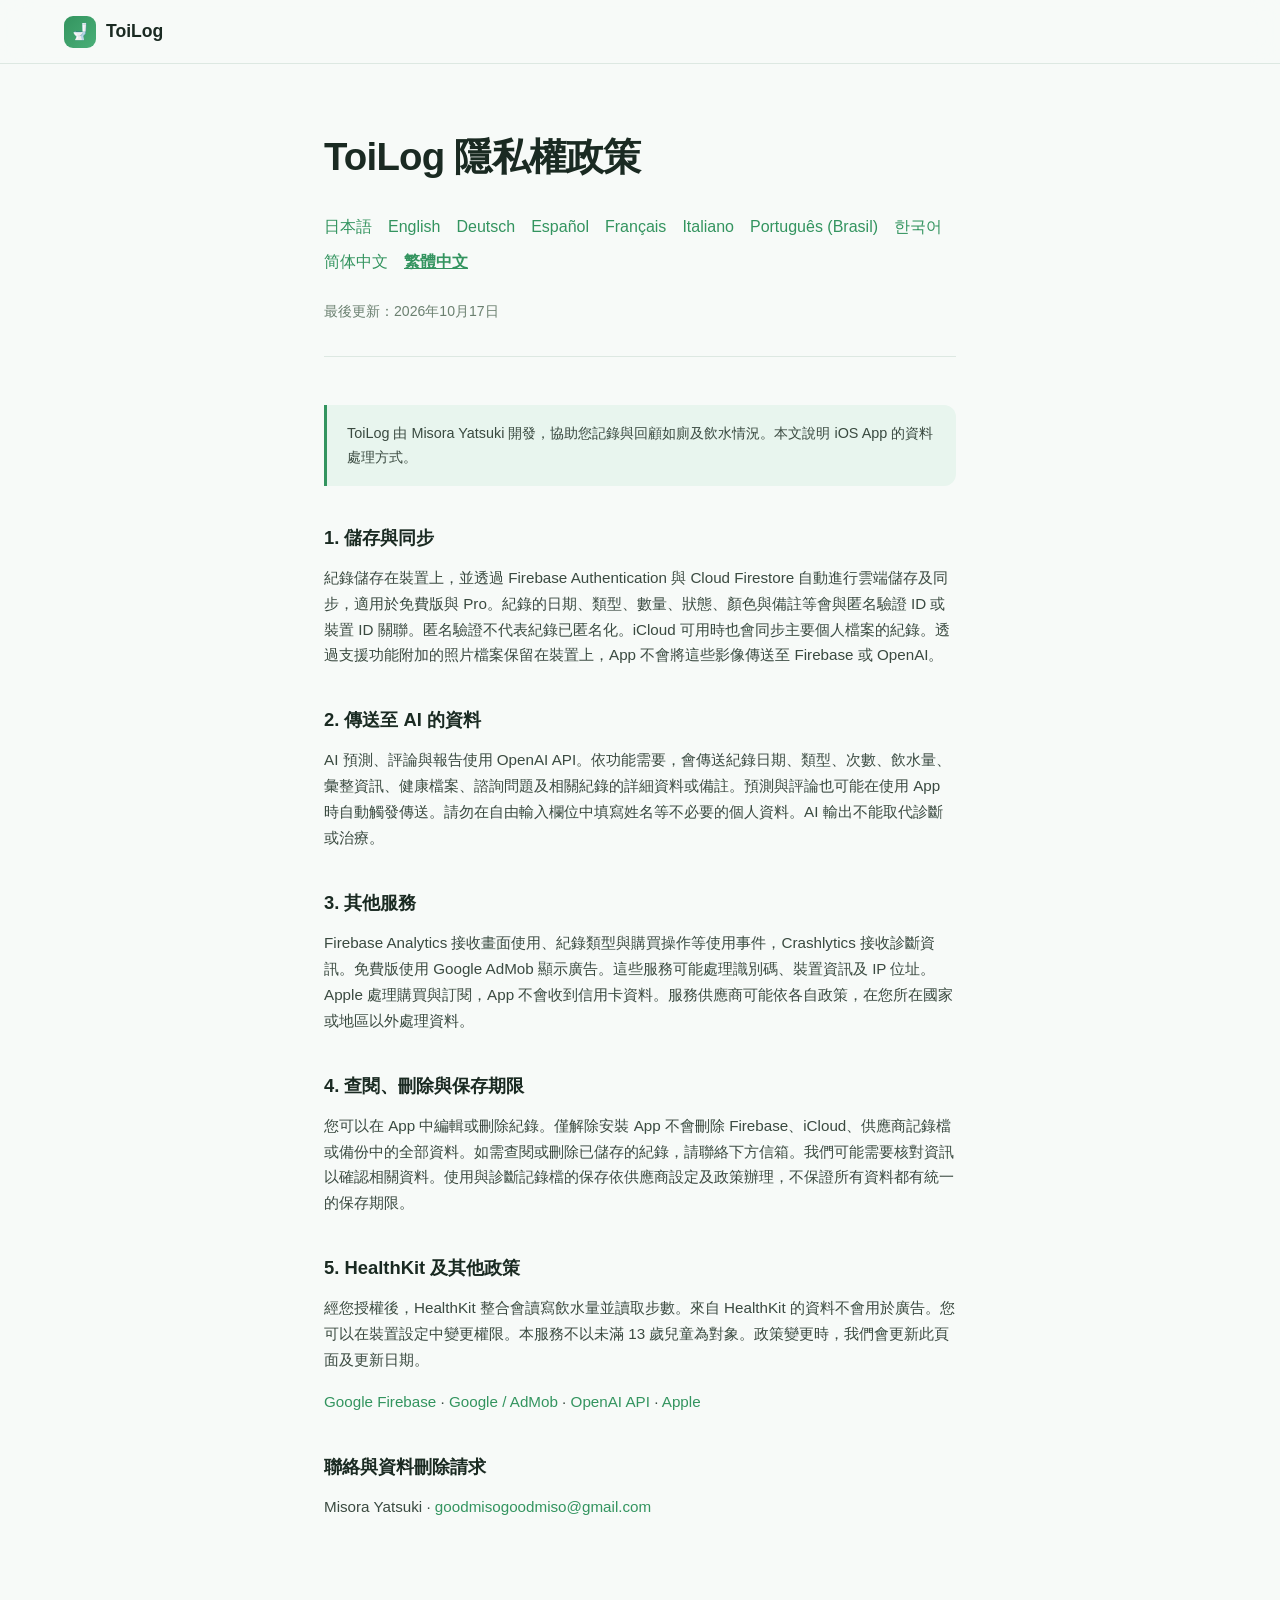
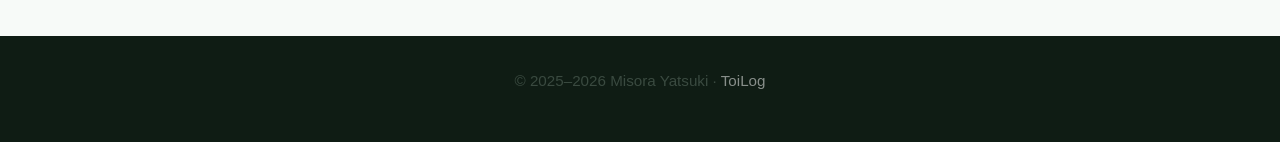
<file: privacy-zh-Hant.html>
<!DOCTYPE html>
<html lang="zh-Hant">
<head>
  <meta charset="UTF-8">
  <meta name="viewport" content="width=device-width, initial-scale=1.0">
  <title>ToiLog 隱私權政策</title>
  <meta name="description" content="紀錄儲存在裝置與 Firebase 中，並在 iCloud 可用時進行同步。 AI 預測與評論會將紀錄、健康檔案等傳送至 OpenAI，也可能自動傳送。">
  <style>
    *, *::before, *::after { box-sizing: border-box; margin: 0; padding: 0; }
    :root {
      --green: #33945f; --green-light: #e8f5ee; --green-mid: #4aaf78;
      --bg: #f7faf8; --surface: #ffffff; --text: #1a2a22;
      --muted: #6b8070; --border: #dde8e2; --radius: 18px;
    }
    body { font-family: 'Inter', -apple-system, sans-serif; background: var(--bg); color: var(--text); line-height: 1.7; -webkit-font-smoothing: antialiased; }
    nav {
      position: sticky; top: 0; z-index: 100;
      background: rgba(247,250,248,.9); backdrop-filter: blur(16px);
      border-bottom: 1px solid var(--border);
      padding: 0 5vw; display: flex; align-items: center; height: 64px; gap: 16px;
    }
    .nav-logo {
      display: flex; align-items: center; gap: 10px;
      font-weight: 700; font-size: 1.1rem; color: var(--text); text-decoration: none;
    }
    .nav-logo-icon {
      width: 32px; height: 32px; border-radius: 9px;
      background: linear-gradient(135deg, var(--green), var(--green-mid));
      display: flex; align-items: center; justify-content: center; font-size: 1rem;
    }
    .nav-back { color: var(--muted); text-decoration: none; font-size: .9rem; margin-left: auto; }
    .nav-back:hover { color: var(--green); }
    main { max-width: 760px; margin: 0 auto; padding: 60px 5vw 100px; }
    .page-eyebrow { color: var(--green); font-size: .8rem; font-weight: 700; letter-spacing: .1em; text-transform: uppercase; margin-bottom: 12px; }
    h1 { font-size: clamp(1.8rem, 4vw, 2.4rem); font-weight: 800; letter-spacing: -.02em; margin-bottom: 8px; }
    .updated { color: var(--muted); font-size: .88rem; margin-bottom: 48px; padding-bottom: 32px; border-bottom: 1px solid var(--border); }
    h2 { font-size: 1.15rem; font-weight: 700; margin: 36px 0 12px; }
    p { color: #3a4a40; margin-bottom: 16px; font-size: .95rem; }
    ul { margin: 0 0 16px 20px; }
    li { color: #3a4a40; font-size: .95rem; margin-bottom: 8px; }
    a { color: var(--green); text-decoration: none; }
    a:hover { text-decoration: underline; }
    .notice {
      background: var(--green-light); border-left: 3px solid var(--green);
      border-radius: 0 12px 12px 0; padding: 16px 20px; margin: 24px 0; font-size: .9rem;
    }
    footer {
      background: #0f1c14; color: rgba(255,255,255,.5);
      padding: 32px 5vw; text-align: center; font-size: .85rem;
    }
    footer a { color: rgba(255,255,255,.5); text-decoration: none; }
    footer a:hover { color: #4aaf78; }
.language-nav {display:flex;flex-wrap:wrap;gap:8px 16px;margin:24px 0;} .language-nav [aria-current] {font-weight:700;text-decoration:underline;} p, a {overflow-wrap:anywhere;}</style>
</head>
<body>
<nav><a href="index.html" class="nav-logo"><span class="nav-logo-icon">🚽</span>ToiLog</a></nav>
<main>
  <h1>ToiLog 隱私權政策</h1>
  <div class="language-nav" aria-label="Language"><a href="privacy.html" lang="ja" hreflang="ja">日本語</a>
<a href="privacy-en.html" lang="en" hreflang="en">English</a>
<a href="privacy-de.html" lang="de" hreflang="de">Deutsch</a>
<a href="privacy-es.html" lang="es" hreflang="es">Español</a>
<a href="privacy-fr.html" lang="fr" hreflang="fr">Français</a>
<a href="privacy-it.html" lang="it" hreflang="it">Italiano</a>
<a href="privacy-pt-BR.html" lang="pt-BR" hreflang="pt-BR">Português (Brasil)</a>
<a href="privacy-ko.html" lang="ko" hreflang="ko">한국어</a>
<a href="privacy-zh-Hans.html" lang="zh-Hans" hreflang="zh-Hans">简体中文</a>
<a href="privacy-zh-Hant.html" lang="zh-Hant" hreflang="zh-Hant" aria-current="page">繁體中文</a></div>
  <p class="updated">最後更新：2026年10月17日</p>
  <p class="notice">ToiLog 由 Misora Yatsuki 開發，協助您記錄與回顧如廁及飲水情況。本文說明 iOS App 的資料處理方式。</p>
  <section><h2>1. 儲存與同步</h2><p>紀錄儲存在裝置上，並透過 Firebase Authentication 與 Cloud Firestore 自動進行雲端儲存及同步，適用於免費版與 Pro。紀錄的日期、類型、數量、狀態、顏色與備註等會與匿名驗證 ID 或裝置 ID 關聯。匿名驗證不代表紀錄已匿名化。iCloud 可用時也會同步主要個人檔案的紀錄。透過支援功能附加的照片檔案保留在裝置上，App 不會將這些影像傳送至 Firebase 或 OpenAI。</p></section>
<section><h2>2. 傳送至 AI 的資料</h2><p>AI 預測、評論與報告使用 OpenAI API。依功能需要，會傳送紀錄日期、類型、次數、飲水量、彙整資訊、健康檔案、諮詢問題及相關紀錄的詳細資料或備註。預測與評論也可能在使用 App 時自動觸發傳送。請勿在自由輸入欄位中填寫姓名等不必要的個人資料。AI 輸出不能取代診斷或治療。</p></section>
<section><h2>3. 其他服務</h2><p>Firebase Analytics 接收畫面使用、紀錄類型與購買操作等使用事件，Crashlytics 接收診斷資訊。免費版使用 Google AdMob 顯示廣告。這些服務可能處理識別碼、裝置資訊及 IP 位址。Apple 處理購買與訂閱，App 不會收到信用卡資料。服務供應商可能依各自政策，在您所在國家或地區以外處理資料。</p></section>
<section><h2>4. 查閱、刪除與保存期限</h2><p>您可以在 App 中編輯或刪除紀錄。僅解除安裝 App 不會刪除 Firebase、iCloud、供應商記錄檔或備份中的全部資料。如需查閱或刪除已儲存的紀錄，請聯絡下方信箱。我們可能需要核對資訊以確認相關資料。使用與診斷記錄檔的保存依供應商設定及政策辦理，不保證所有資料都有統一的保存期限。</p></section>
<section><h2>5. HealthKit 及其他政策</h2><p>經您授權後，HealthKit 整合會讀寫飲水量並讀取步數。來自 HealthKit 的資料不會用於廣告。您可以在裝置設定中變更權限。本服務不以未滿 13 歲兒童為對象。政策變更時，我們會更新此頁面及更新日期。</p></section>
  <p><a href="https://firebase.google.com/support/privacy">Google Firebase</a> ·
  <a href="https://policies.google.com/privacy">Google / AdMob</a> ·
  <a href="https://platform.openai.com/docs/guides/your-data">OpenAI API</a> ·
  <a href="https://www.apple.com/legal/privacy/">Apple</a></p>
  <h2>聯絡與資料刪除請求</h2>
  <p>Misora Yatsuki · <a href="mailto:goodmisogoodmiso@gmail.com">goodmisogoodmiso@gmail.com</a></p>
</main>
<footer><p>© 2025–2026 Misora Yatsuki · <a href="index.html">ToiLog</a></p></footer>
</body></html>
</file>
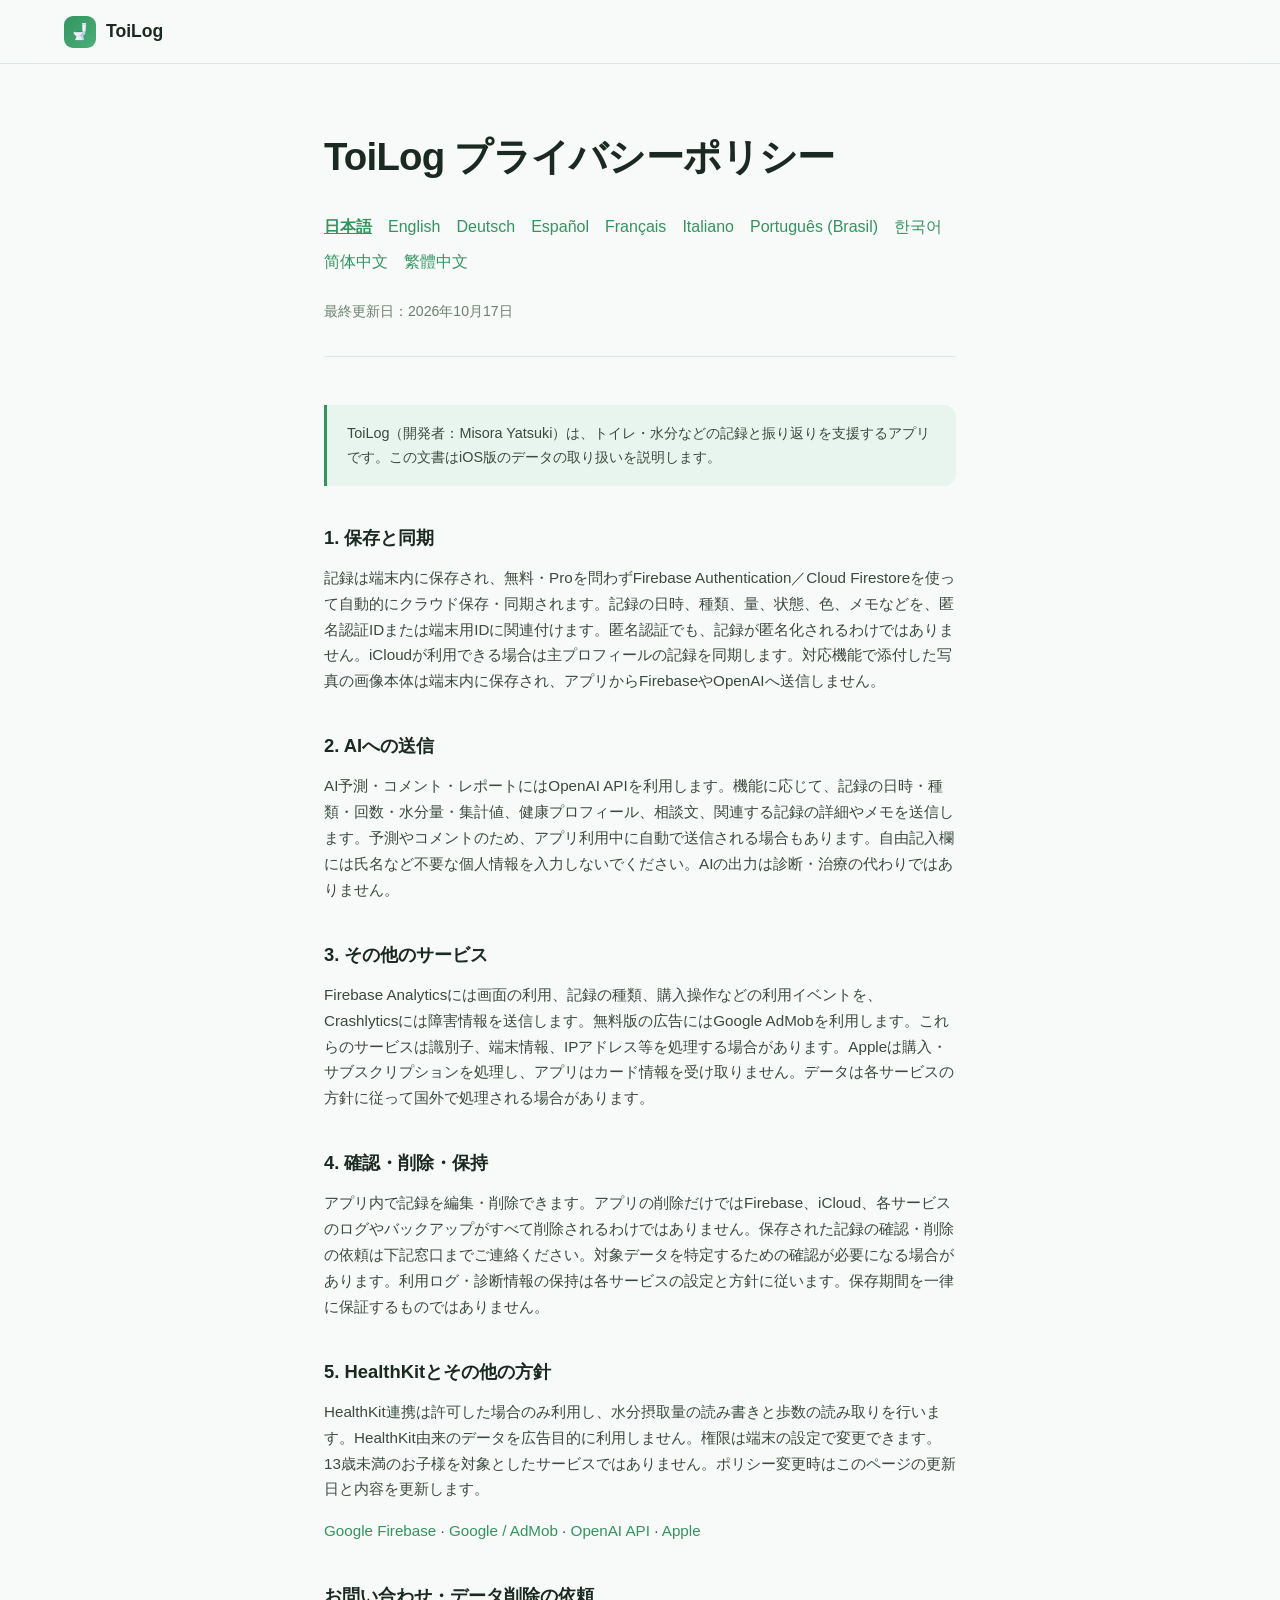
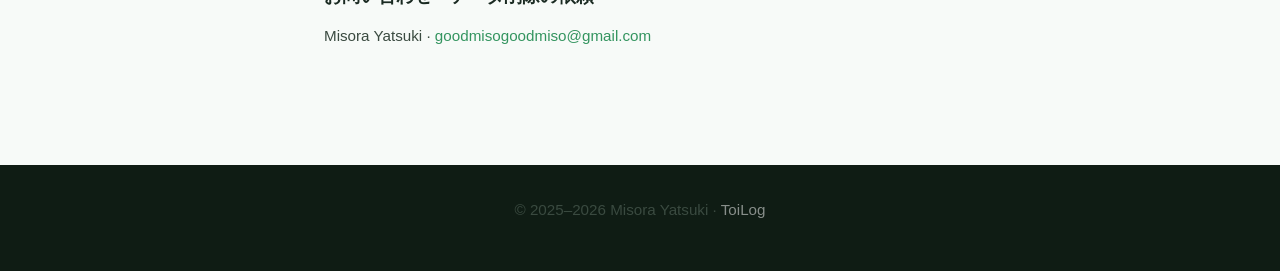
<file: privacy.html>
<!DOCTYPE html>
<html lang="ja">
<head>
  <meta charset="UTF-8">
  <meta name="viewport" content="width=device-width, initial-scale=1.0">
  <title>ToiLog プライバシーポリシー</title>
  <meta name="description" content="記録は端末内とFirebaseに保存され、利用可能な場合はiCloudでも同期されます。 AI予測・コメント等では、記録や健康プロフィール等をOpenAIに送信します。自動送信される場合があります。">
  <style>
    *, *::before, *::after { box-sizing: border-box; margin: 0; padding: 0; }
    :root {
      --green: #33945f; --green-light: #e8f5ee; --green-mid: #4aaf78;
      --bg: #f7faf8; --surface: #ffffff; --text: #1a2a22;
      --muted: #6b8070; --border: #dde8e2; --radius: 18px;
    }
    body { font-family: 'Inter', -apple-system, sans-serif; background: var(--bg); color: var(--text); line-height: 1.7; -webkit-font-smoothing: antialiased; }
    nav {
      position: sticky; top: 0; z-index: 100;
      background: rgba(247,250,248,.9); backdrop-filter: blur(16px);
      border-bottom: 1px solid var(--border);
      padding: 0 5vw; display: flex; align-items: center; height: 64px; gap: 16px;
    }
    .nav-logo {
      display: flex; align-items: center; gap: 10px;
      font-weight: 700; font-size: 1.1rem; color: var(--text); text-decoration: none;
    }
    .nav-logo-icon {
      width: 32px; height: 32px; border-radius: 9px;
      background: linear-gradient(135deg, var(--green), var(--green-mid));
      display: flex; align-items: center; justify-content: center; font-size: 1rem;
    }
    .nav-back { color: var(--muted); text-decoration: none; font-size: .9rem; margin-left: auto; }
    .nav-back:hover { color: var(--green); }
    main { max-width: 760px; margin: 0 auto; padding: 60px 5vw 100px; }
    .page-eyebrow { color: var(--green); font-size: .8rem; font-weight: 700; letter-spacing: .1em; text-transform: uppercase; margin-bottom: 12px; }
    h1 { font-size: clamp(1.8rem, 4vw, 2.4rem); font-weight: 800; letter-spacing: -.02em; margin-bottom: 8px; }
    .updated { color: var(--muted); font-size: .88rem; margin-bottom: 48px; padding-bottom: 32px; border-bottom: 1px solid var(--border); }
    h2 { font-size: 1.15rem; font-weight: 700; margin: 36px 0 12px; }
    p { color: #3a4a40; margin-bottom: 16px; font-size: .95rem; }
    ul { margin: 0 0 16px 20px; }
    li { color: #3a4a40; font-size: .95rem; margin-bottom: 8px; }
    a { color: var(--green); text-decoration: none; }
    a:hover { text-decoration: underline; }
    .notice {
      background: var(--green-light); border-left: 3px solid var(--green);
      border-radius: 0 12px 12px 0; padding: 16px 20px; margin: 24px 0; font-size: .9rem;
    }
    footer {
      background: #0f1c14; color: rgba(255,255,255,.5);
      padding: 32px 5vw; text-align: center; font-size: .85rem;
    }
    footer a { color: rgba(255,255,255,.5); text-decoration: none; }
    footer a:hover { color: #4aaf78; }
.language-nav {display:flex;flex-wrap:wrap;gap:8px 16px;margin:24px 0;} .language-nav [aria-current] {font-weight:700;text-decoration:underline;} p, a {overflow-wrap:anywhere;}</style>
</head>
<body>
<nav><a href="index.html" class="nav-logo"><span class="nav-logo-icon">🚽</span>ToiLog</a></nav>
<main>
  <h1>ToiLog プライバシーポリシー</h1>
  <div class="language-nav" aria-label="Language"><a href="privacy.html" lang="ja" hreflang="ja" aria-current="page">日本語</a>
<a href="privacy-en.html" lang="en" hreflang="en">English</a>
<a href="privacy-de.html" lang="de" hreflang="de">Deutsch</a>
<a href="privacy-es.html" lang="es" hreflang="es">Español</a>
<a href="privacy-fr.html" lang="fr" hreflang="fr">Français</a>
<a href="privacy-it.html" lang="it" hreflang="it">Italiano</a>
<a href="privacy-pt-BR.html" lang="pt-BR" hreflang="pt-BR">Português (Brasil)</a>
<a href="privacy-ko.html" lang="ko" hreflang="ko">한국어</a>
<a href="privacy-zh-Hans.html" lang="zh-Hans" hreflang="zh-Hans">简体中文</a>
<a href="privacy-zh-Hant.html" lang="zh-Hant" hreflang="zh-Hant">繁體中文</a></div>
  <p class="updated">最終更新日：2026年10月17日</p>
  <p class="notice">ToiLog（開発者：Misora Yatsuki）は、トイレ・水分などの記録と振り返りを支援するアプリです。この文書はiOS版のデータの取り扱いを説明します。</p>
  <section><h2>1. 保存と同期</h2><p>記録は端末内に保存され、無料・Proを問わずFirebase Authentication／Cloud Firestoreを使って自動的にクラウド保存・同期されます。記録の日時、種類、量、状態、色、メモなどを、匿名認証IDまたは端末用IDに関連付けます。匿名認証でも、記録が匿名化されるわけではありません。iCloudが利用できる場合は主プロフィールの記録を同期します。対応機能で添付した写真の画像本体は端末内に保存され、アプリからFirebaseやOpenAIへ送信しません。</p></section>
<section><h2>2. AIへの送信</h2><p>AI予測・コメント・レポートにはOpenAI APIを利用します。機能に応じて、記録の日時・種類・回数・水分量・集計値、健康プロフィール、相談文、関連する記録の詳細やメモを送信します。予測やコメントのため、アプリ利用中に自動で送信される場合もあります。自由記入欄には氏名など不要な個人情報を入力しないでください。AIの出力は診断・治療の代わりではありません。</p></section>
<section><h2>3. その他のサービス</h2><p>Firebase Analyticsには画面の利用、記録の種類、購入操作などの利用イベントを、Crashlyticsには障害情報を送信します。無料版の広告にはGoogle AdMobを利用します。これらのサービスは識別子、端末情報、IPアドレス等を処理する場合があります。Appleは購入・サブスクリプションを処理し、アプリはカード情報を受け取りません。データは各サービスの方針に従って国外で処理される場合があります。</p></section>
<section><h2>4. 確認・削除・保持</h2><p>アプリ内で記録を編集・削除できます。アプリの削除だけではFirebase、iCloud、各サービスのログやバックアップがすべて削除されるわけではありません。保存された記録の確認・削除の依頼は下記窓口までご連絡ください。対象データを特定するための確認が必要になる場合があります。利用ログ・診断情報の保持は各サービスの設定と方針に従います。保存期間を一律に保証するものではありません。</p></section>
<section><h2>5. HealthKitとその他の方針</h2><p>HealthKit連携は許可した場合のみ利用し、水分摂取量の読み書きと歩数の読み取りを行います。HealthKit由来のデータを広告目的に利用しません。権限は端末の設定で変更できます。13歳未満のお子様を対象としたサービスではありません。ポリシー変更時はこのページの更新日と内容を更新します。</p></section>
  <p><a href="https://firebase.google.com/support/privacy">Google Firebase</a> ·
  <a href="https://policies.google.com/privacy">Google / AdMob</a> ·
  <a href="https://platform.openai.com/docs/guides/your-data">OpenAI API</a> ·
  <a href="https://www.apple.com/legal/privacy/">Apple</a></p>
  <h2>お問い合わせ・データ削除の依頼</h2>
  <p>Misora Yatsuki · <a href="mailto:goodmisogoodmiso@gmail.com">goodmisogoodmiso@gmail.com</a></p>
</main>
<footer><p>© 2025–2026 Misora Yatsuki · <a href="index.html">ToiLog</a></p></footer>
</body></html>
</file>
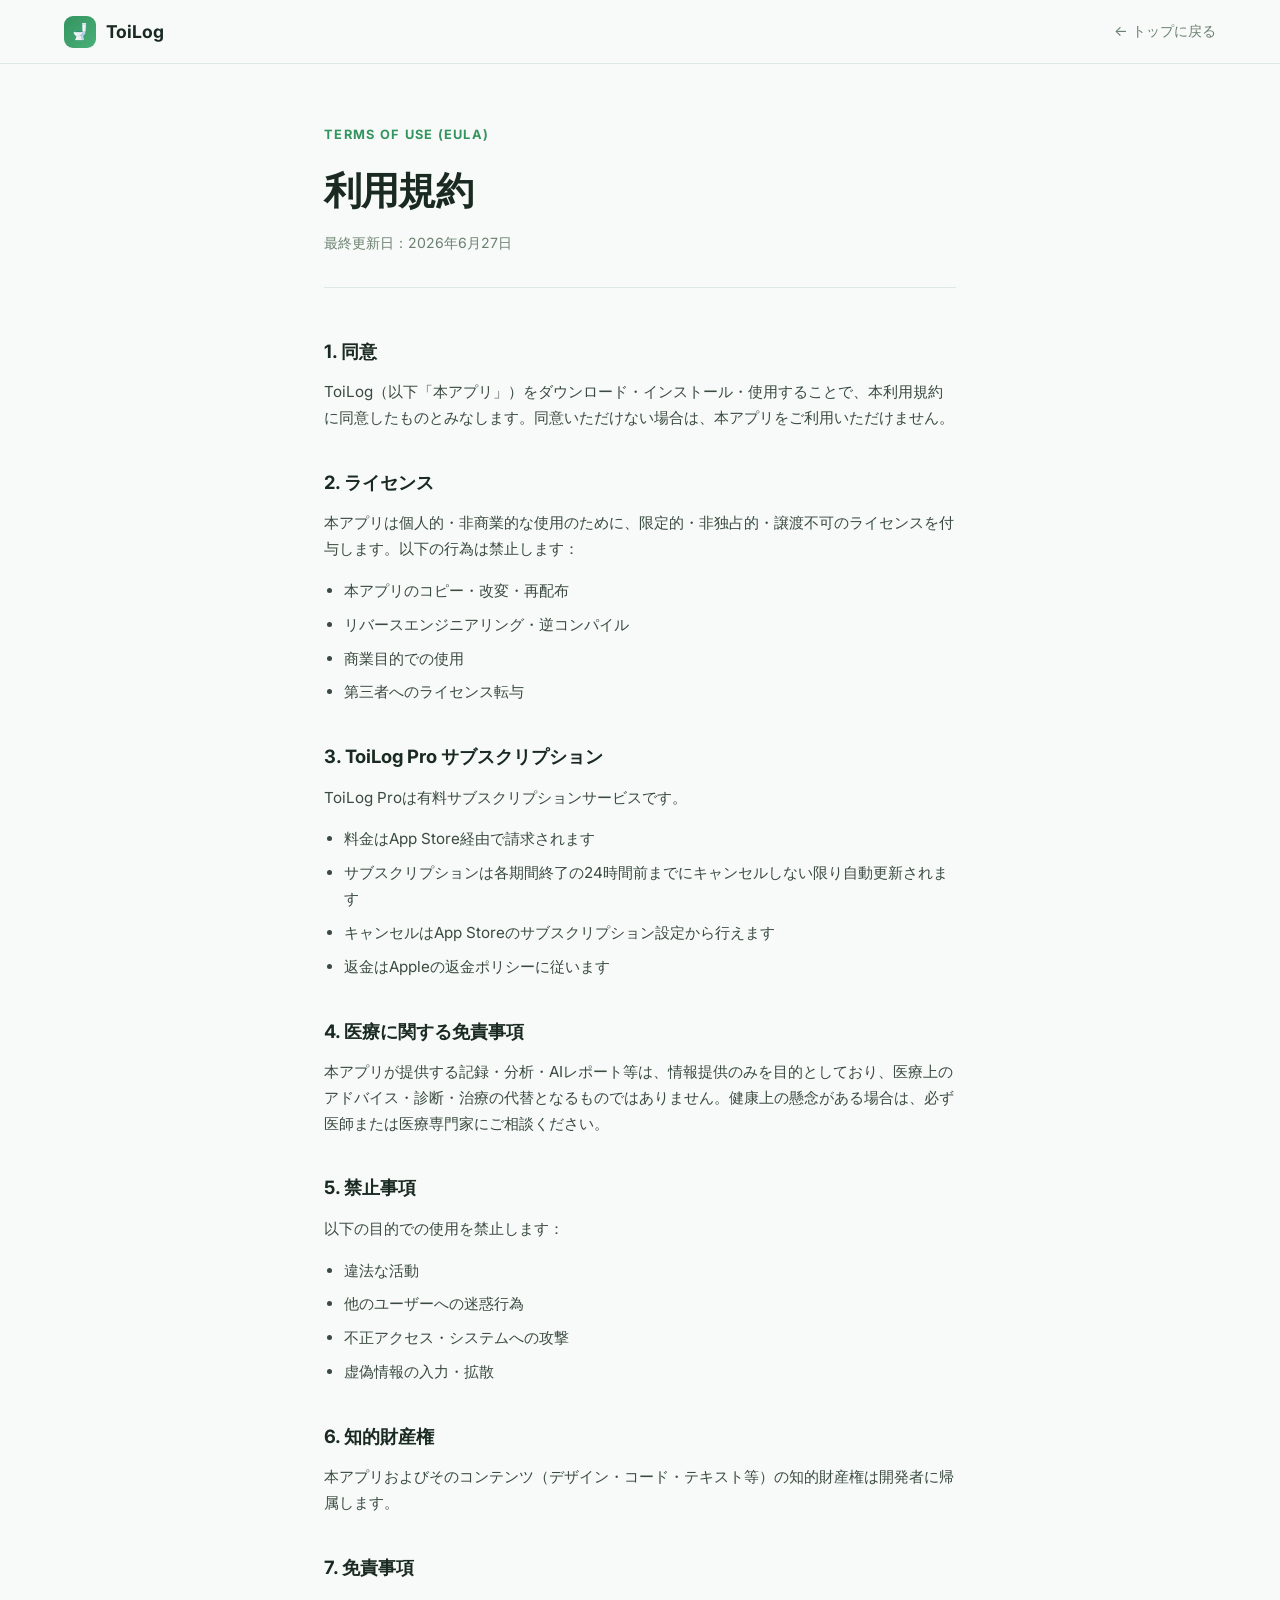
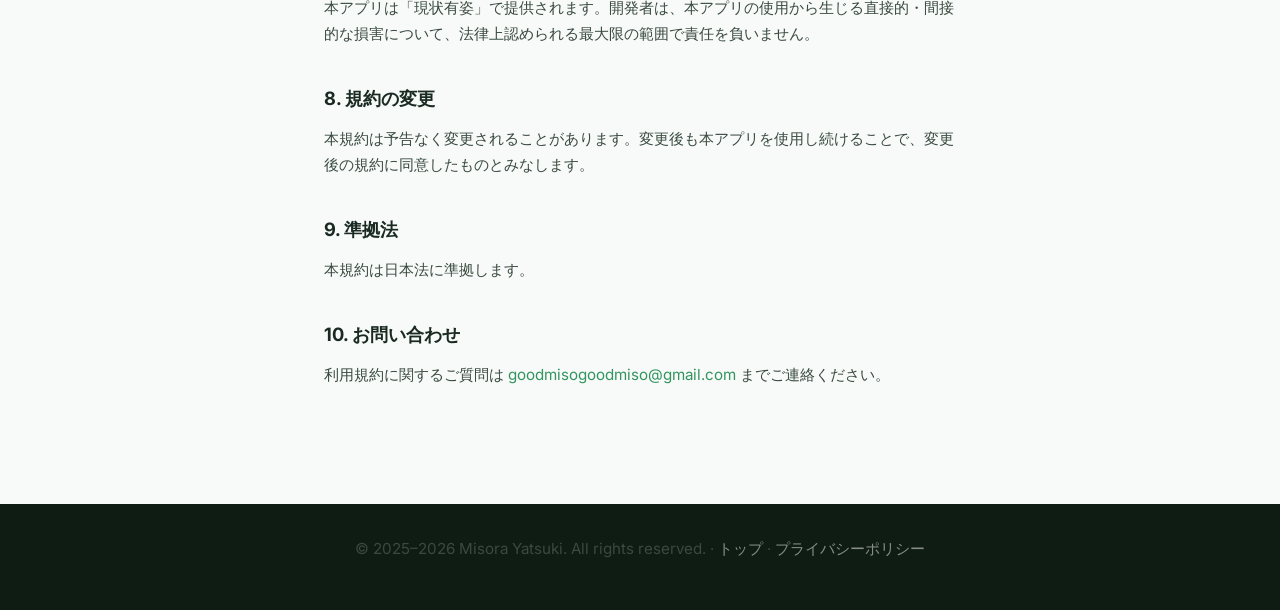
<file: terms.html>
<!DOCTYPE html>
<html lang="ja">
<head>
  <meta charset="UTF-8">
  <meta name="viewport" content="width=device-width, initial-scale=1.0">
  <title>利用規約 — ToiLog</title>
  <link rel="preconnect" href="https://fonts.googleapis.com">
  <link href="https://fonts.googleapis.com/css2?family=Inter:wght@300;400;500;600;700;800&display=swap" rel="stylesheet">
  <style>
    *, *::before, *::after { box-sizing: border-box; margin: 0; padding: 0; }
    :root {
      --green: #33945f; --green-light: #e8f5ee; --green-mid: #4aaf78;
      --bg: #f7faf8; --surface: #ffffff; --text: #1a2a22;
      --muted: #6b8070; --border: #dde8e2;
    }
    body { font-family: 'Inter', -apple-system, sans-serif; background: var(--bg); color: var(--text); line-height: 1.7; -webkit-font-smoothing: antialiased; }
    nav {
      position: sticky; top: 0; z-index: 100;
      background: rgba(247,250,248,.9); backdrop-filter: blur(16px);
      border-bottom: 1px solid var(--border);
      padding: 0 5vw; display: flex; align-items: center; height: 64px; gap: 16px;
    }
    .nav-logo { display: flex; align-items: center; gap: 10px; font-weight: 700; font-size: 1.1rem; color: var(--text); text-decoration: none; }
    .nav-logo-icon { width: 32px; height: 32px; border-radius: 9px; background: linear-gradient(135deg, var(--green), var(--green-mid)); display: flex; align-items: center; justify-content: center; font-size: 1rem; }
    .nav-back { color: var(--muted); text-decoration: none; font-size: .9rem; margin-left: auto; }
    .nav-back:hover { color: var(--green); }
    main { max-width: 760px; margin: 0 auto; padding: 60px 5vw 100px; }
    .page-eyebrow { color: var(--green); font-size: .8rem; font-weight: 700; letter-spacing: .1em; text-transform: uppercase; margin-bottom: 12px; }
    h1 { font-size: clamp(1.8rem, 4vw, 2.4rem); font-weight: 800; letter-spacing: -.02em; margin-bottom: 8px; }
    .updated { color: var(--muted); font-size: .88rem; margin-bottom: 48px; padding-bottom: 32px; border-bottom: 1px solid var(--border); }
    h2 { font-size: 1.15rem; font-weight: 700; margin: 36px 0 12px; }
    p { color: #3a4a40; margin-bottom: 16px; font-size: .95rem; }
    ul { margin: 0 0 16px 20px; }
    li { color: #3a4a40; font-size: .95rem; margin-bottom: 8px; }
    a { color: var(--green); text-decoration: none; }
    a:hover { text-decoration: underline; }
    footer { background: #0f1c14; color: rgba(255,255,255,.5); padding: 32px 5vw; text-align: center; font-size: .85rem; }
    footer a { color: rgba(255,255,255,.5); text-decoration: none; }
    footer a:hover { color: #4aaf78; }
  </style>
</head>
<body>
<nav>
  <a href="index.html" class="nav-logo">
    <div class="nav-logo-icon">🚽</div>
    ToiLog
  </a>
  <a href="index.html" class="nav-back">← トップに戻る</a>
</nav>

<main>
  <div class="page-eyebrow">Terms of Use (EULA)</div>
  <h1>利用規約</h1>
  <p class="updated">最終更新日：2026年6月27日</p>

  <h2>1. 同意</h2>
  <p>ToiLog（以下「本アプリ」）をダウンロード・インストール・使用することで、本利用規約に同意したものとみなします。同意いただけない場合は、本アプリをご利用いただけません。</p>

  <h2>2. ライセンス</h2>
  <p>本アプリは個人的・非商業的な使用のために、限定的・非独占的・譲渡不可のライセンスを付与します。以下の行為は禁止します：</p>
  <ul>
    <li>本アプリのコピー・改変・再配布</li>
    <li>リバースエンジニアリング・逆コンパイル</li>
    <li>商業目的での使用</li>
    <li>第三者へのライセンス転与</li>
  </ul>

  <h2>3. ToiLog Pro サブスクリプション</h2>
  <p>ToiLog Proは有料サブスクリプションサービスです。</p>
  <ul>
    <li>料金はApp Store経由で請求されます</li>
    <li>サブスクリプションは各期間終了の24時間前までにキャンセルしない限り自動更新されます</li>
    <li>キャンセルはApp Storeのサブスクリプション設定から行えます</li>
    <li>返金はAppleの返金ポリシーに従います</li>
  </ul>

  <h2>4. 医療に関する免責事項</h2>
  <p>本アプリが提供する記録・分析・AIレポート等は、情報提供のみを目的としており、医療上のアドバイス・診断・治療の代替となるものではありません。健康上の懸念がある場合は、必ず医師または医療専門家にご相談ください。</p>

  <h2>5. 禁止事項</h2>
  <p>以下の目的での使用を禁止します：</p>
  <ul>
    <li>違法な活動</li>
    <li>他のユーザーへの迷惑行為</li>
    <li>不正アクセス・システムへの攻撃</li>
    <li>虚偽情報の入力・拡散</li>
  </ul>

  <h2>6. 知的財産権</h2>
  <p>本アプリおよびそのコンテンツ（デザイン・コード・テキスト等）の知的財産権は開発者に帰属します。</p>

  <h2>7. 免責事項</h2>
  <p>本アプリは「現状有姿」で提供されます。開発者は、本アプリの使用から生じる直接的・間接的な損害について、法律上認められる最大限の範囲で責任を負いません。</p>

  <h2>8. 規約の変更</h2>
  <p>本規約は予告なく変更されることがあります。変更後も本アプリを使用し続けることで、変更後の規約に同意したものとみなします。</p>

  <h2>9. 準拠法</h2>
  <p>本規約は日本法に準拠します。</p>

  <h2>10. お問い合わせ</h2>
  <p>利用規約に関するご質問は <a href="mailto:goodmisogoodmiso@gmail.com">goodmisogoodmiso@gmail.com</a> までご連絡ください。</p>
</main>

<footer>
  <p>© 2025–2026 Misora Yatsuki. All rights reserved. ·
    <a href="index.html">トップ</a> ·
    <a href="privacy.html">プライバシーポリシー</a>
  </p>
</footer>
</body>
</html>
</file>
<file: bladder-diary/style.css>
:root{--ink:#183b32;--green:#246b50;--mint:#eaf2e9;--paper:#fbfaf6;--muted:#586d62;--line:#d4dfd5;--white:#fff;--radius:20px}*{box-sizing:border-box}html{scroll-behavior:smooth;scroll-padding-top:90px}body{margin:0;background:var(--paper);color:var(--ink);font-family:-apple-system,BlinkMacSystemFont,"Hiragino Kaku Gothic ProN","Noto Sans JP",sans-serif;line-height:1.9;-webkit-font-smoothing:antialiased}a{color:var(--green);text-underline-offset:5px}img{display:block;max-width:100%;height:auto}button,a,summary{-webkit-tap-highlight-color:transparent}a:focus-visible,summary:focus-visible,[tabindex]:focus-visible{outline:3px solid #e29229;outline-offset:5px}.skip{position:fixed;left:12px;top:-80px;z-index:10;background:white;padding:12px}.skip:focus{top:12px}.wrap{max-width:1150px;margin:auto;padding-left:36px;padding-right:36px}header{min-height:84px;max-width:1290px;margin:auto;padding:20px 36px;display:flex;align-items:center;justify-content:space-between;gap:20px}.brand{font-size:25px;letter-spacing:-1px;font-weight:750;text-decoration:none;color:var(--ink)}.brand span{font-size:11px;letter-spacing:.05em;display:block;font-weight:500;color:var(--muted);line-height:1.4}nav{display:flex;align-items:center;gap:28px;font-size:13px;font-weight:650}nav a{text-decoration:none;min-height:44px;display:flex;align-items:center}.nav-download{border:1px solid var(--green);padding:8px 18px;border-radius:100px}.hero{display:grid;grid-template-columns:1.2fr .8fr;gap:70px;align-items:center;padding-top:64px;padding-bottom:70px}.eyebrow{font-size:11px;font-weight:750;letter-spacing:.16em;color:var(--green);margin:0 0 20px}h1,h2,h3,p,figure{margin:0}h1{font-size:clamp(29px,3.2vw,44px);font-weight:700;line-height:1.65;letter-spacing:-.045em}h1 span{color:var(--green)}.lead{font-size:16px;color:var(--muted);line-height:2.1;margin:22px 0 26px}.button{display:inline-flex;align-items:center;justify-content:center;gap:20px;min-height:54px;padding:15px 23px;border-radius:10px;font-size:14px;font-weight:700;text-align:center;text-decoration:none;line-height:1.65;transition:background .15s,transform .15s}.primary{background:var(--green);color:white;box-shadow:0 5px 15px #246b5010}.primary:hover{background:#194e3a;transform:translateY(-1px)}.secondary{border:1px solid var(--green);color:var(--green)}.secondary:hover{background:var(--mint)}.fine{font-size:11px;line-height:1.9;color:var(--muted);margin-top:12px}.text-link{font-size:13px;font-weight:650;display:inline-block;margin-top:20px;padding:8px 0}.paper-hero{background:#e7eee2;padding:22px 32px 24px;border-radius:24px}.paper-label{display:flex;align-items:center;justify-content:space-between;font-size:10px;font-weight:700;letter-spacing:.12em;margin-bottom:20px}.paper-label span{font-size:11px;letter-spacing:0;font-weight:500}.paper-hero img{box-shadow:0 14px 28px #183b3217;transform:rotate(2deg);border:1px solid #ffffff}.paper-hero figcaption{font-size:11px;text-align:center;margin-top:23px;color:var(--muted)}.strip{background:#edf2e9;border-top:1px solid #e2e9dd;border-bottom:1px solid #e2e9dd;padding:23px 20px;text-align:center;font-size:13px;letter-spacing:.04em}.strip strong{font-weight:650;margin-left:20px}.section{padding-top:86px;padding-bottom:86px}h2{font-size:clamp(25px,2.6vw,34px);line-height:1.65;letter-spacing:-.03em}h3{font-size:17px;line-height:1.8}.section-intro p:not(.eyebrow){font-size:13px;color:var(--muted);margin-top:24px;max-width:275px}.guide{display:grid;grid-template-columns:1fr 1.55fr;gap:70px;padding-bottom:38px}.steps{list-style:none;margin:0;padding:0}.steps li{display:flex;gap:24px;padding:23px 0;border-top:1px solid var(--line)}.steps li:first-child{padding-top:0;border-top:0}.step-number{font-family:Georgia,serif;color:#5b8066;font-size:24px;line-height:1.5}.steps p{font-size:13px;color:var(--muted);margin-top:7px}.example{padding-top:25px;padding-bottom:15px}.example-heading{display:flex;justify-content:space-between;gap:12px;align-items:center;margin-bottom:15px}.example-heading span{font-size:11px;color:var(--muted)}.table-scroll{overflow-x:auto;border:1px solid var(--line);border-radius:12px}table{border-collapse:collapse;width:100%;background:white;min-width:490px;text-align:left;font-size:13px}th{background:var(--mint);font-weight:600;font-size:12px}th,td{padding:14px 20px;border-bottom:1px solid var(--line)}tr:last-child td{border:0}.paper-download{display:flex;gap:40px;justify-content:space-between;align-items:center;border-bottom:1px solid var(--line);padding-top:65px;padding-bottom:70px}.paper-download h2{font-size:26px}.paper-download p:not(.eyebrow):not(.fine){font-size:13px;color:var(--muted);margin-top:14px}.app-section{background:#edf2e9;padding:80px 0}.app-grid{display:grid;grid-template-columns:.8fr 1fr;gap:100px;align-items:center}.phone{max-width:265px;margin:auto}.phone img{border:6px solid #183b32;border-radius:38px;box-shadow:0 25px 45px #183b3220}.phone figcaption{font-size:10px;text-align:center;color:var(--muted);margin-top:16px}.feature-list{margin:26px 0}.feature-list div{border-top:1px solid #cbd8ca;padding:15px 0}.feature-list dt{font-size:14px;font-weight:650}.feature-list dt span{font-size:10px;display:inline-block;background:white;border-radius:6px;padding:1px 8px;margin-right:8px}.feature-list dd{font-size:12px;color:var(--muted);margin:6px 0 0}.report-grid{display:grid;grid-template-columns:1fr .9fr;gap:100px;align-items:center}.report-points{padding-left:20px;font-size:14px;margin:24px 0}.report-points li{padding:4px 0}.report-preview{background:#ebe9de;border-radius:20px;padding:26px}.report-preview img{box-shadow:0 8px 24px #183b321a}.report-preview figcaption{font-size:11px;text-align:center;color:var(--muted);margin-top:18px}.faq{border-top:1px solid var(--line);padding-top:65px;max-width:920px}.faq h2{margin-bottom:26px}details{border-bottom:1px solid var(--line);padding:0}summary{cursor:pointer;font-size:14px;font-weight:650;min-height:64px;padding:20px 0}details p{font-size:13px;color:var(--muted);padding:0 22px 22px 0}.medical-note{margin-top:28px;font-size:11px;color:var(--muted)}footer{display:flex;align-items:center;gap:35px;justify-content:space-between;padding-top:26px;padding-bottom:30px;border-top:1px solid var(--line)}footer div{display:flex;gap:20px;font-size:11px}footer small{font-size:10px;color:var(--muted)}@media(max-width:800px){header{padding:18px 22px}nav{gap:14px}nav>a:first-child{display:none}.wrap{padding-left:24px;padding-right:24px}.hero{gap:32px;padding-top:38px;padding-bottom:45px}h1{font-size:28px}.lead{font-size:14px}.paper-hero{padding:20px}.paper-label{display:block}.paper-label span{display:block}.button{font-size:13px;gap:10px;padding:14px 17px}.guide{gap:30px}.app-grid,.report-grid{gap:45px}.paper-download{display:block}.paper-download .button{margin-top:24px}.section{padding-top:60px;padding-bottom:60px}footer{flex-wrap:wrap;gap:16px}}@media(max-width:580px){header{align-items:flex-start}.brand{font-size:22px}nav{font-size:11px;gap:12px}.nav-download{padding:7px 12px}.hero{grid-template-columns:1fr;gap:36px}.hero-copy .button{width:100%}h1{font-size:30px}.hero-copy .fine{font-size:10px}.desktop{display:none}.paper-hero{max-width:330px;margin:auto;width:100%;padding:20px 28px}.paper-label{display:flex}.strip{font-size:12px}.strip strong{display:block;margin:0}.guide{grid-template-columns:1fr;gap:35px}.section-intro p:not(.eyebrow){max-width:none;margin-top:14px}.steps li{gap:17px}.example-heading{display:block}.example-heading span{display:block;margin-top:4px}.example-heading h3{font-size:15px}th,td{padding:12px 15px}.app-grid,.report-grid{grid-template-columns:1fr;gap:36px}.app-grid>div{grid-row:1}.phone{max-width:225px}.app-section{padding:55px 0}.report-preview{max-width:360px;margin:auto}.report-grid .button{width:100%}.paper-download h2{font-size:23px}.paper-download .button{width:100%}.faq summary{font-size:13px;padding-right:8px}footer{display:block}footer div{margin:16px 0;flex-wrap:wrap;gap:12px}h2{font-size:27px}}@media(prefers-reduced-motion:reduce){html{scroll-behavior:auto}.button{transition:none}.primary:hover{transform:none}}@media print{header,footer,.button,.text-link,.phone,.paper-hero,.app-section{display:none}body{background:white}.wrap{max-width:none}.section,.hero{padding:20px 0;display:block}.report-preview{width:240px}.faq details p{display:block}.strip{padding:12px}.paper-download{border:0}a{color:inherit}}
</file>
